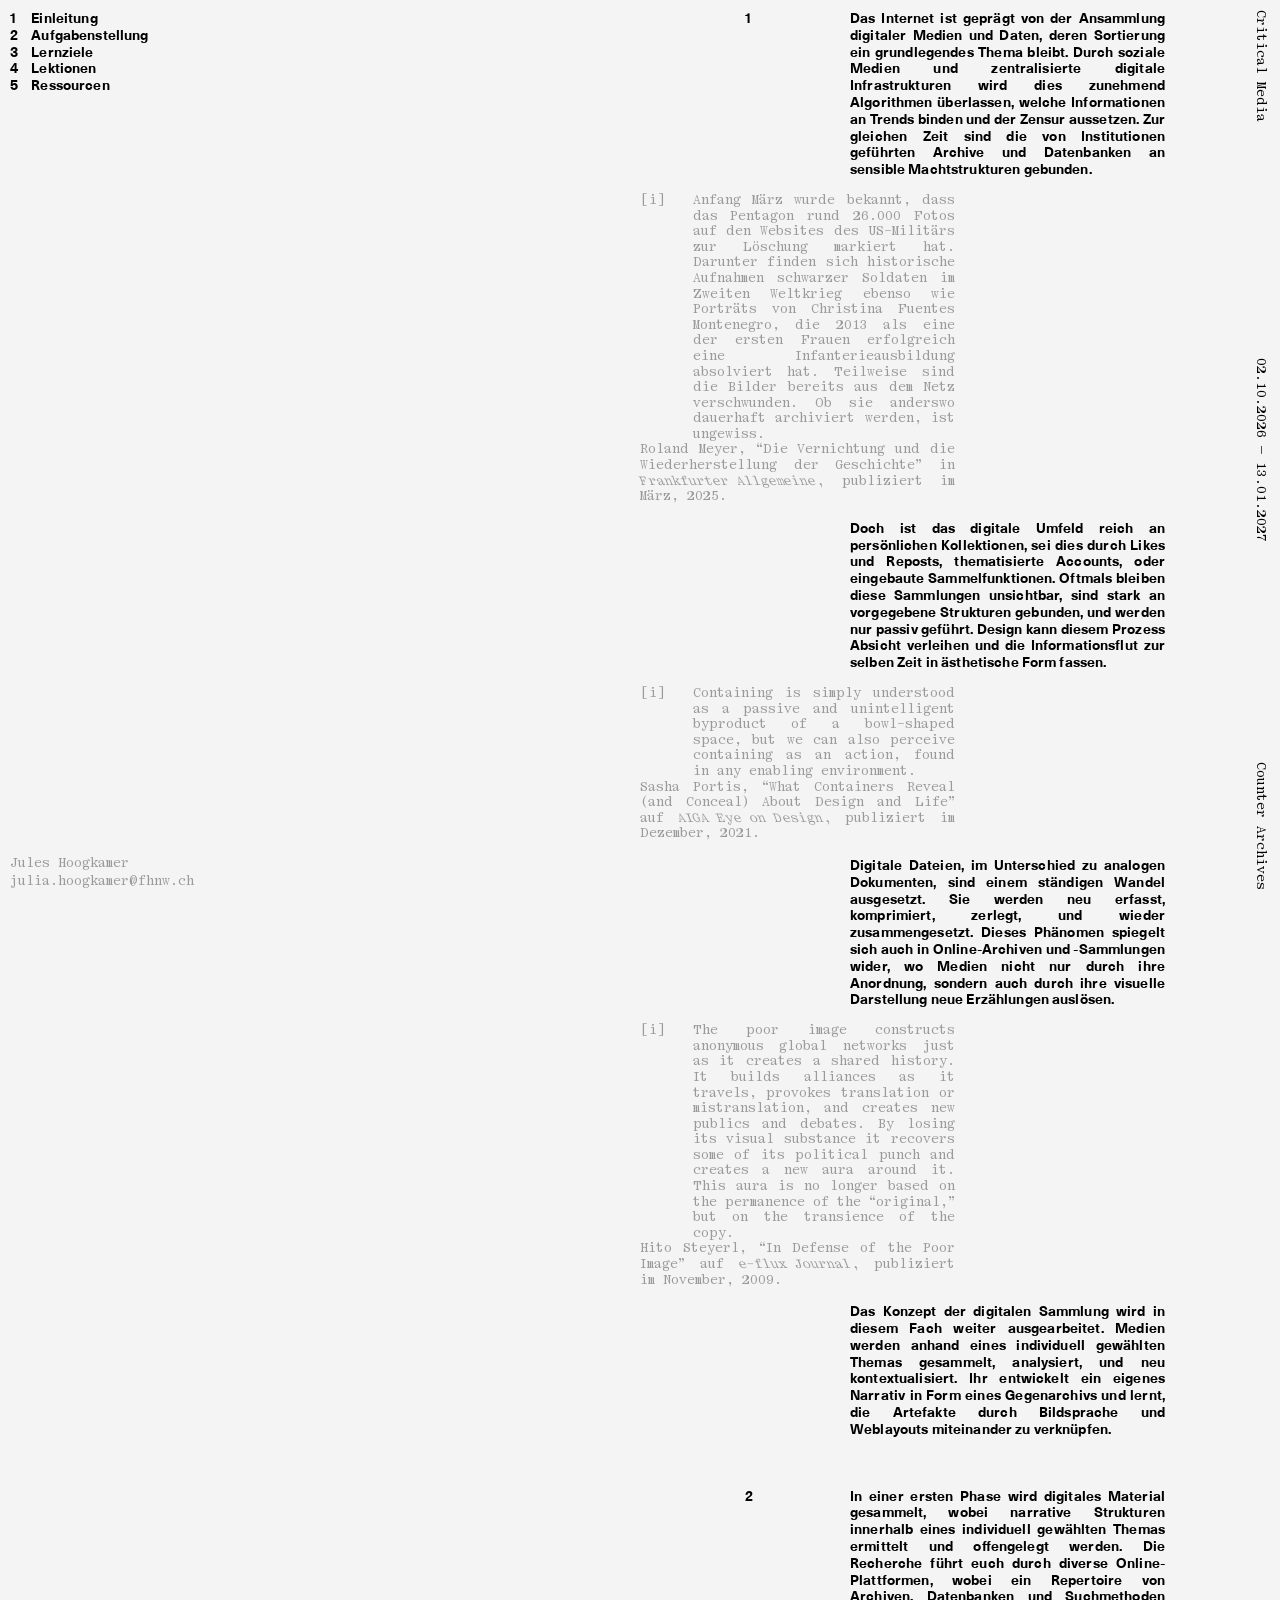
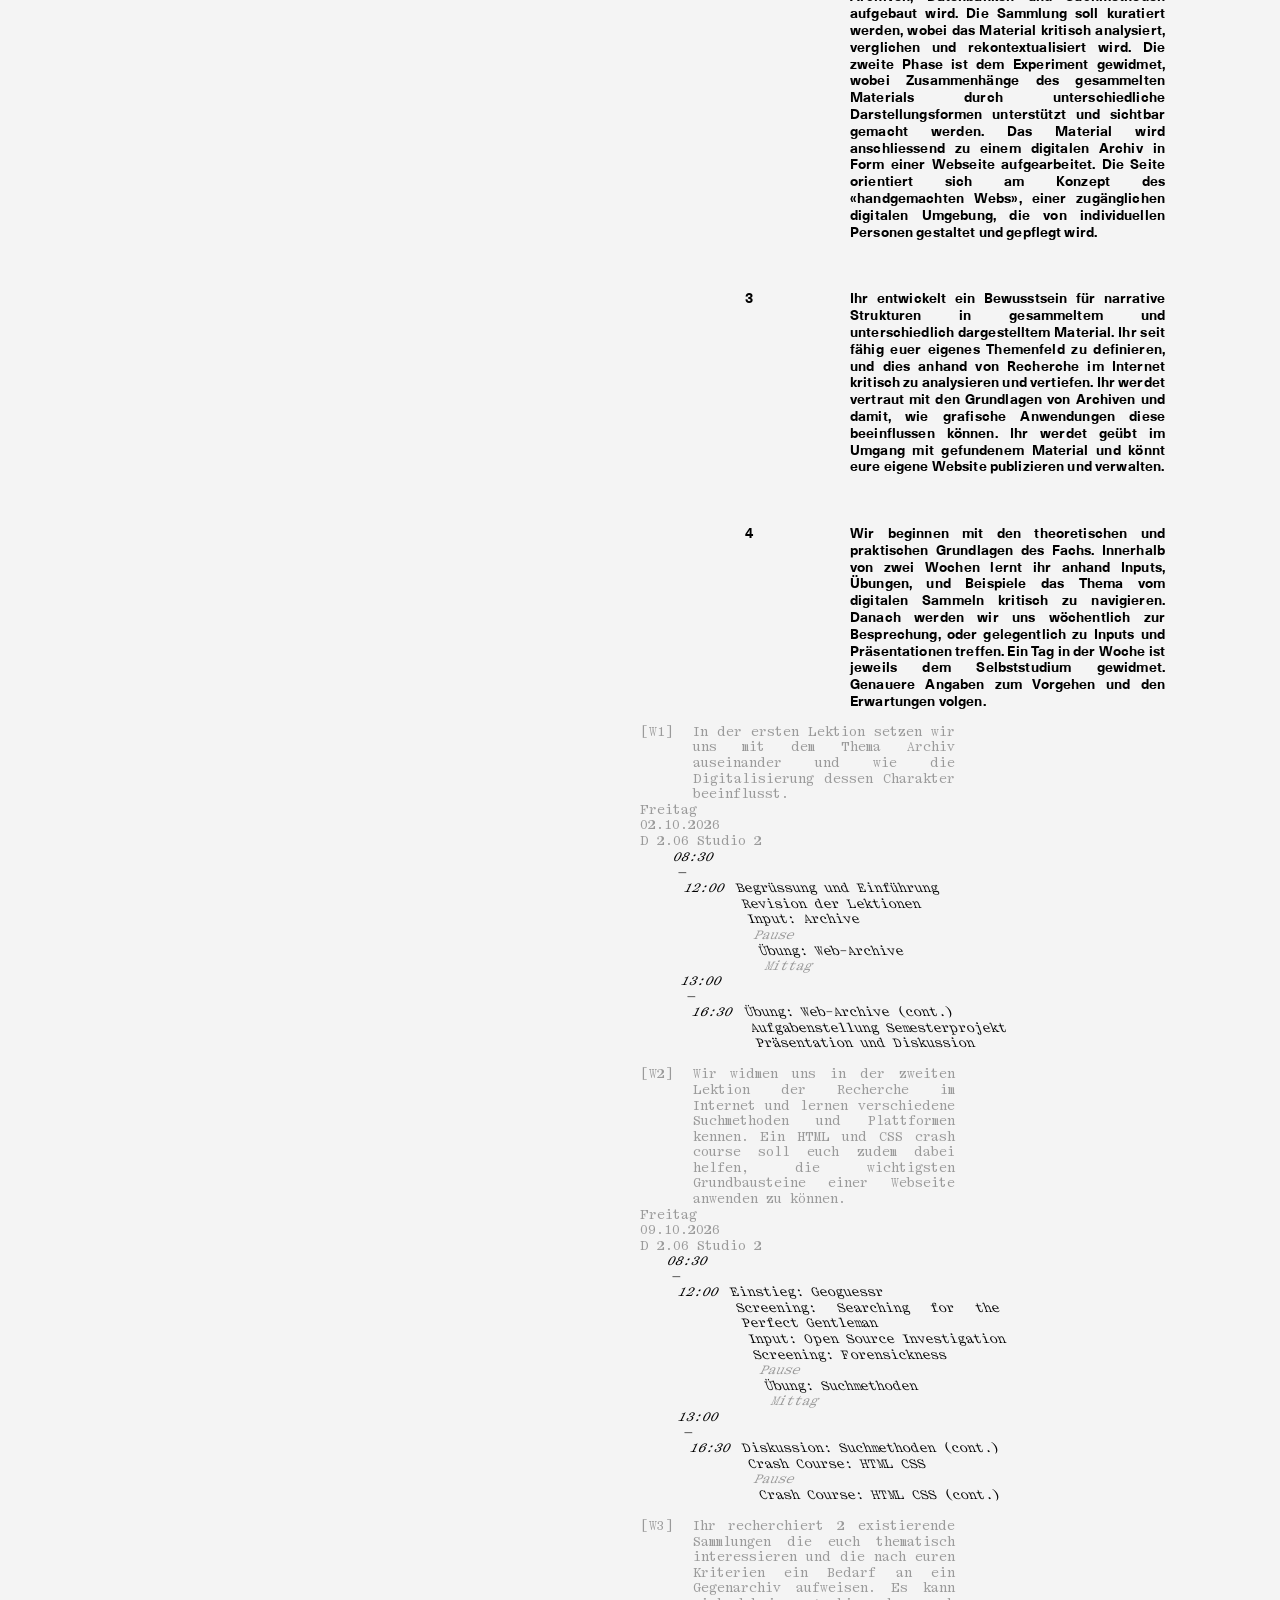
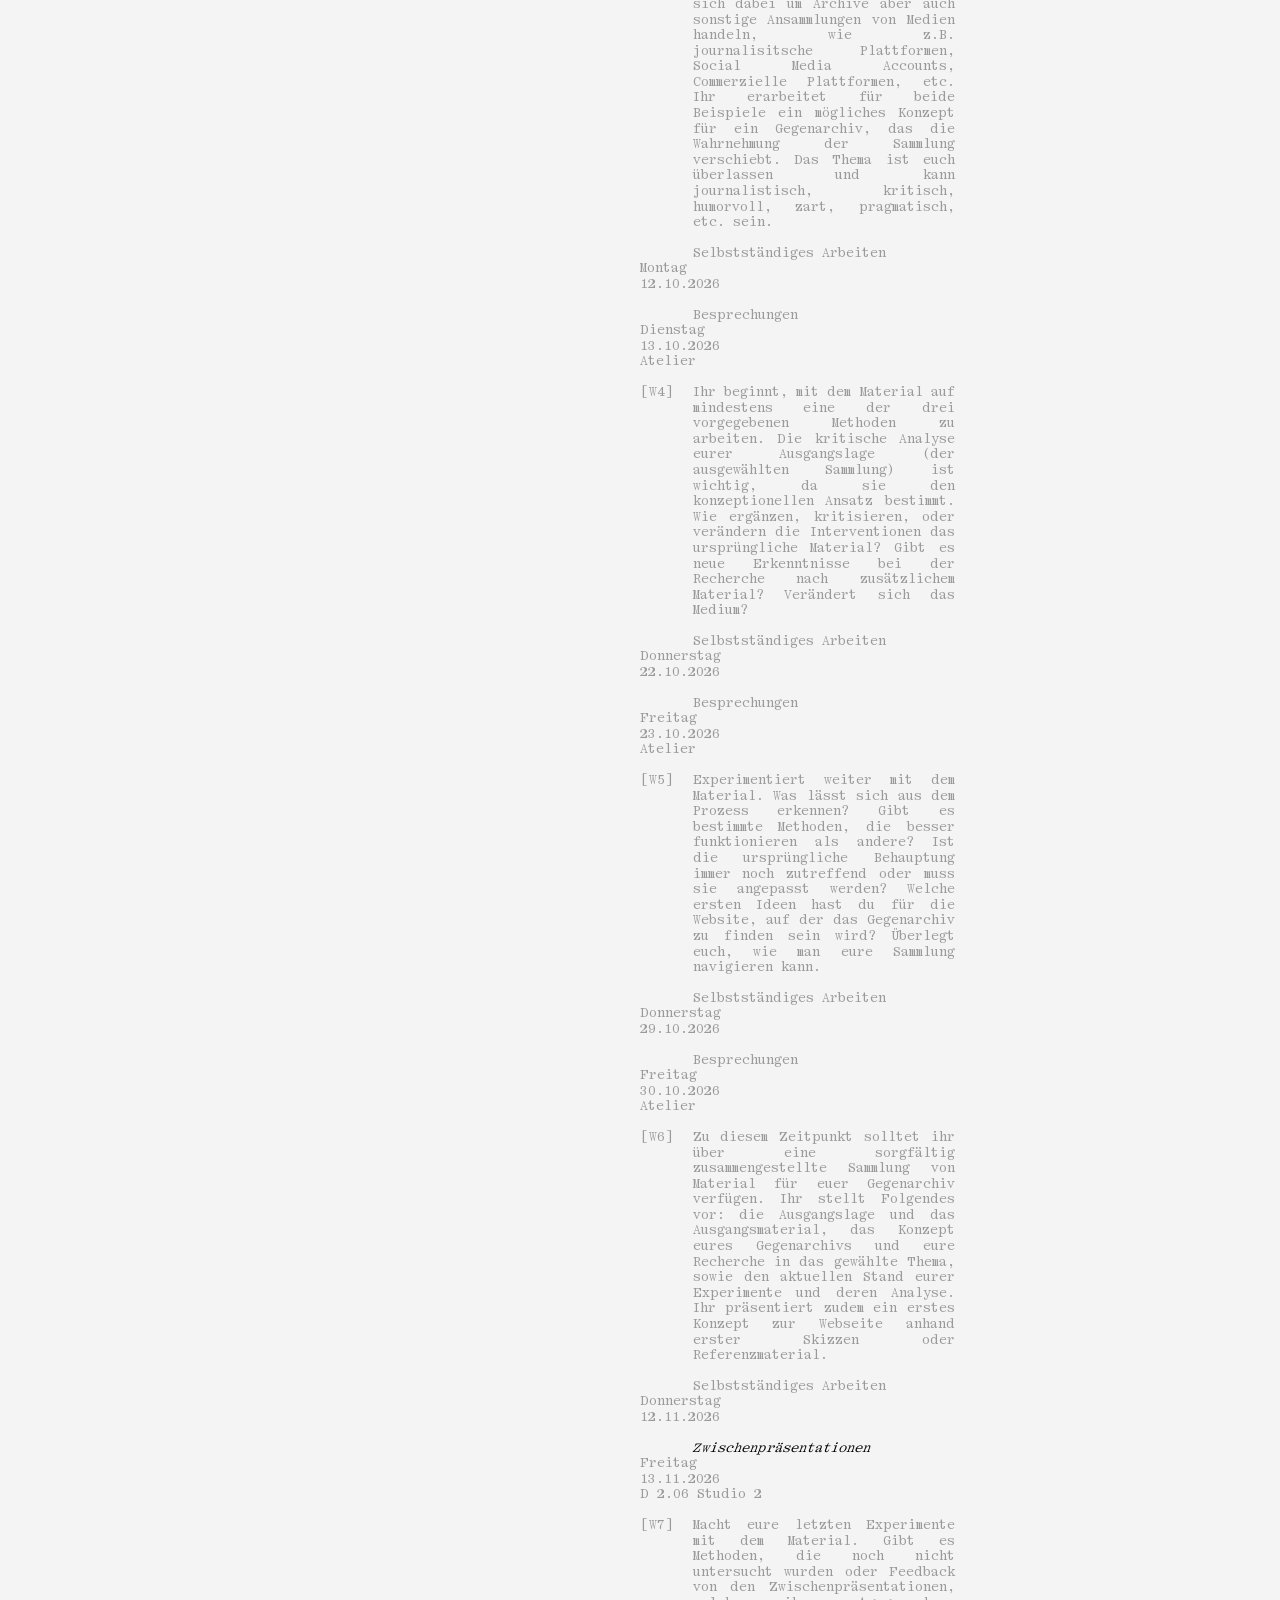
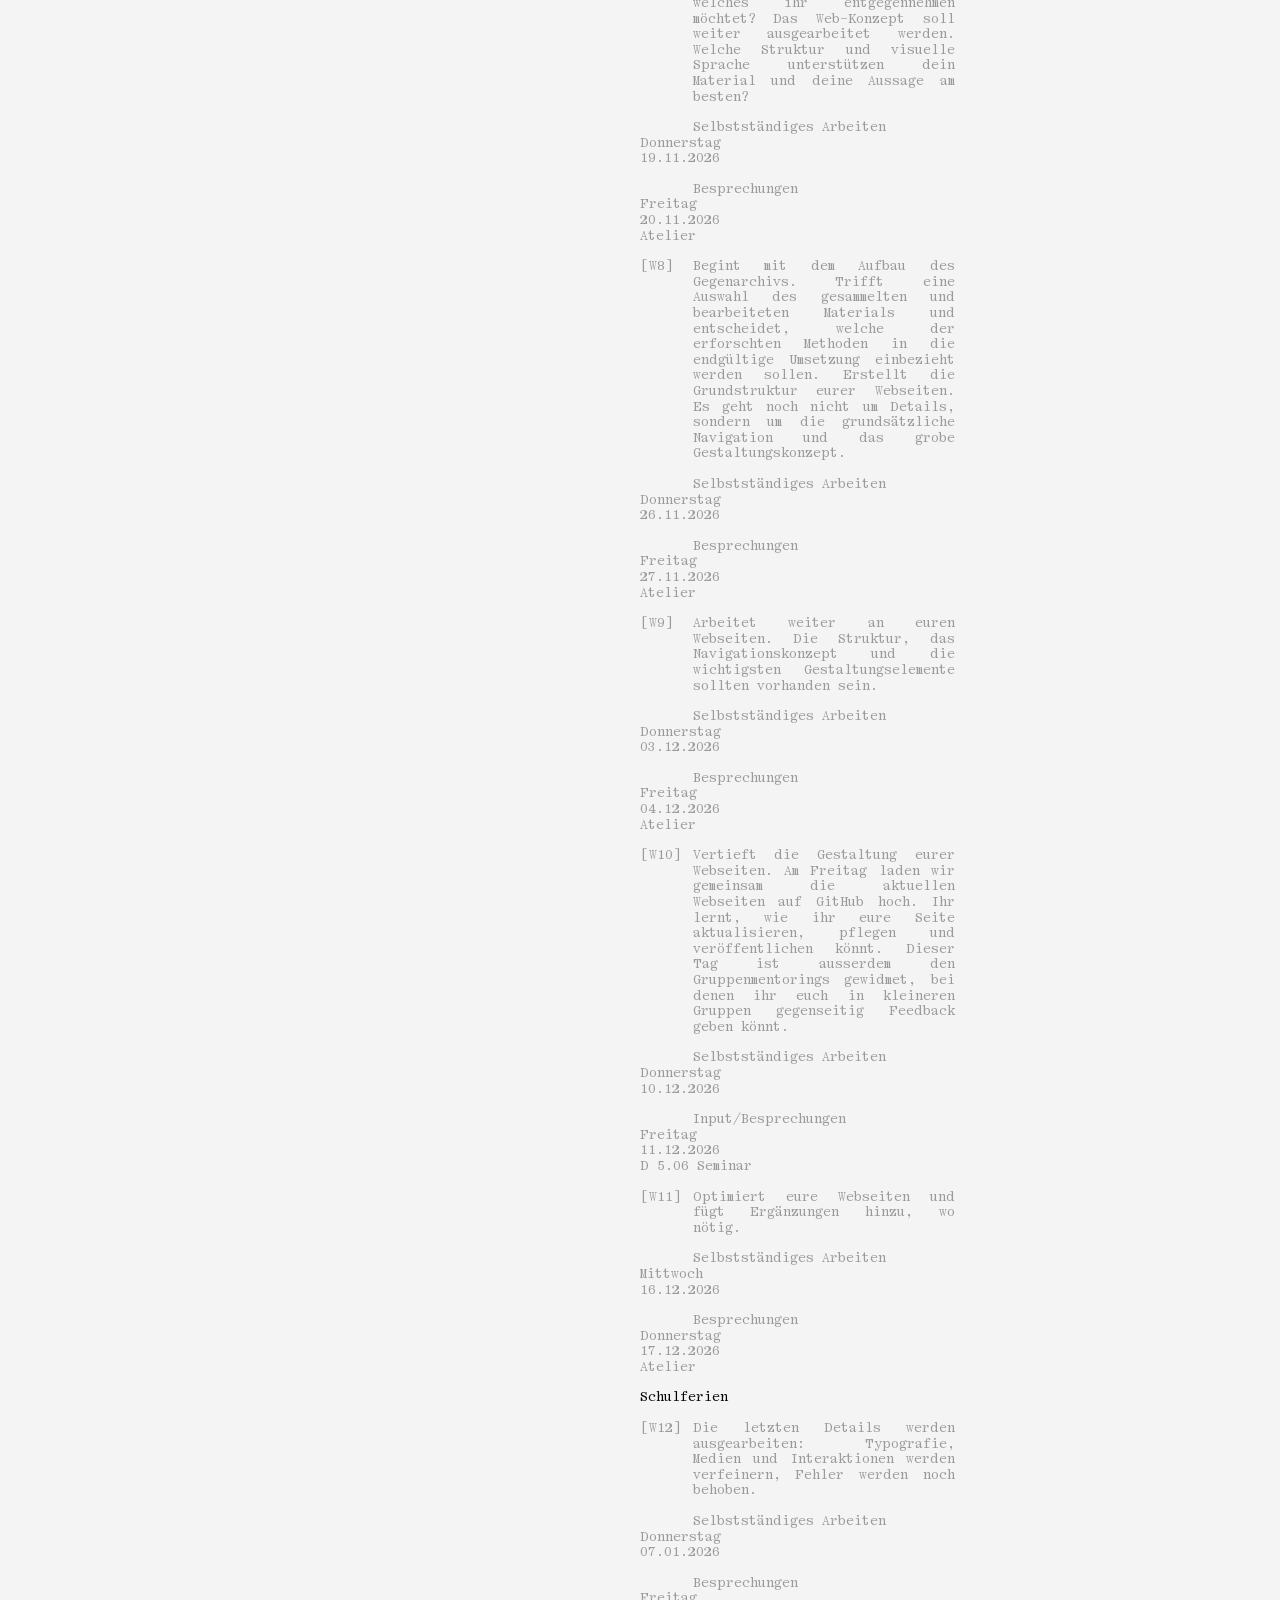
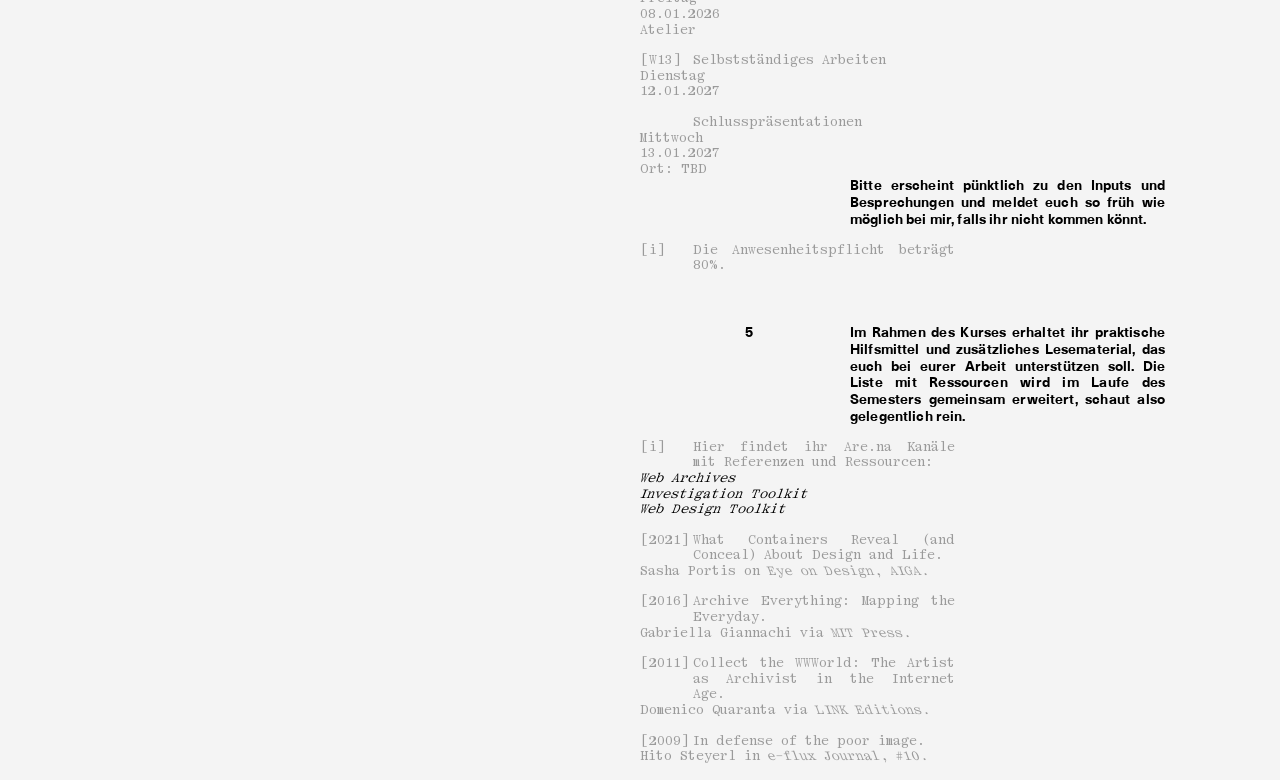
<file: index.html>
<!DOCTYPE html>
<html lang="de-CH">
<head>
    <meta charset="UTF-8">
    <meta name="viewport" content="width=device-width, initial-scale=1.0">
    <title>Critical Media 26/27</title>

    <link rel="stylesheet" href="style.css">
</head>
<body>

    <div class="textPrimary contents">
            <a href="#einleitung"><p>1</p>
            <p>Einleitung</p></a>
            <a href="#aufgabenstellung"><p>2</p>
            <p>Aufgabenstellung</p></a>
            <a href="#lernziele"><p>3</p>
            <p>Lernziele</p></a>
            <a href="#lektionen"><p>4</p>
            <p>Lektionen</p></a>
            <a href="#ressourcen"><p>5</p>
            <p>Ressourcen</p></a>
    </div>

    <div class="mainTitle">
            <p>Critical Media</p>        
            <p>02.10.2026 – 13.01.2027</p>
            <p>Counter Archives</p> 
    </div>

     <div class="contact">
            <p>Jules Hoogkamer</p>
            <p>julia.hoogkamer@fhnw.ch</p>
    </div>

    <main class="grid">

    <div class="alpha one" id="einleitung">
        <div class="textPrimary aa">
            1     
        </div>
        <div class="textPrimary bb">
            Das Internet ist geprägt von der Ansammlung digitaler Medien und Daten, deren Sortierung ein grundlegendes Thema bleibt. Durch soziale Medien und zentralisierte digitale Infrastrukturen wird dies zunehmend Algorithmen überlassen, welche Informationen an Trends binden und der Zensur aussetzen. Zur gleichen Zeit sind die von Institutionen geführten Archive und Datenbanken an sensible Machtstrukturen gebunden.
        </div>

        <div class="textSecondary cc top">
            <p class="link">[i]</p>
            <p class="description">Anfang März wurde bekannt, dass das Pentagon rund 26.000 Fotos auf den Websites des US-Militärs zur Löschung markiert hat. Darunter finden sich historische Aufnahmen schwarzer Soldaten im Zweiten Weltkrieg ebenso wie Porträts von Christina Fuentes Montenegro, die 2013 als eine der ersten Frauen erfolgreich eine Infanterieausbildung absolviert hat. Teilweise sind die Bilder bereits aus dem Netz verschwunden. Ob sie anderswo dauerhaft archiviert werden, ist ungewiss.</p>
        </div>
        <div class="textSecondary dd bottom">
            <p><a href="https://archive.is/20250404135517/https://www.faz.net/aktuell/feuilleton/medien-und-film/wo-us-behoerden-archivbilder-von-minderheiten-loeschen-110354085.html" target="_blank">Roland Meyer, “Die Vernichtung und die Wiederherstellung der Geschichte” in <span>Frankfurter Allgemeine,</span> publiziert im März, 2025.</a></p>
        </div>   
        
        <div class="textPrimary bb">
            Doch ist das digitale Umfeld reich an persönlichen Kollektionen, sei dies durch Likes und Reposts, thematisierte Accounts, oder eingebaute Sammelfunktionen. Oftmals bleiben diese Sammlungen unsichtbar, sind stark an vorgegebene Strukturen gebunden, und werden nur passiv geführt. Design kann diesem Prozess Absicht verleihen und die Informationsflut zur selben Zeit in ästhetische Form fassen.
        </div>
        <div class="textSecondary cc top">
            <p class="link">[i]</p>
            <p class="description">Containing is simply understood as a passive and unintelligent byproduct of a bowl-shaped space, but we can also perceive containing as an action, found in any enabling environment.</p>
        </div>
        <div class="textSecondary dd bottom">
            <p><a href="https://eyeondesign.aiga.org/what-containers-reveal-and-conceal-about-design-and-life/" target="_blank">Sasha Portis, “What Containers Reveal (and Conceal) About Design and Life” auf <span>AIGA Eye on Design,</span> publiziert im Dezember, 2021.</a></p>
        </div>
        <div class="textPrimary bb">
            <p>Digitale Dateien, im Unterschied zu analogen Dokumenten, sind einem ständigen Wandel ausgesetzt. Sie werden neu erfasst, komprimiert, zerlegt, und wieder zusammengesetzt. Dieses Phänomen spiegelt sich auch in Online-Archiven und -Sammlungen wider, wo Medien nicht nur durch ihre Anordnung, sondern auch durch ihre visuelle Darstellung neue Erzählungen auslösen.</p>
        </div>
        <div class="textSecondary cc top">
            <p class="link">[i]</p>
            <p class="description">The poor image constructs anonymous global networks just as it creates a shared history. It builds alliances as it travels, provokes translation or mistranslation, and creates new publics and debates. By losing its visual substance it recovers some of its political punch and creates a new aura around it. This aura is no longer based on the permanence of the “original,” but on the transience of the copy.</p>
        </div>
        <div class="textSecondary dd bottom">
            <p><a href="https://www.e-flux.com/journal/10/61362/in-defense-of-the-poor-image" target="_blank">Hito Steyerl, “In Defense of the Poor Image” auf <span>e-flux Journal,</span> publiziert im November, 2009.</a></p>
        </div>
        <div class="textPrimary bb">
            <p>Das Konzept der digitalen Sammlung wird in diesem Fach weiter ausgearbeitet. Medien werden anhand eines individuell gewählten Themas gesammelt, analysiert, und neu kontextualisiert. Ihr entwickelt ein eigenes Narrativ in Form eines Gegenarchivs und lernt, die Artefakte durch Bildsprache und Weblayouts miteinander zu verknüpfen.</p>
        </div>
    </div>

    <div class="alpha two" id="aufgabenstellung">
        <div class="textPrimary aa">
            2    
        </div>
        <div class="textPrimary bb">
            <p>In einer ersten Phase wird digitales Material gesammelt, wobei narrative Strukturen innerhalb eines individuell gewählten Themas ermittelt und oﬀengelegt werden. Die Recherche führt euch durch diverse Online-Plattformen, wobei ein Repertoire von Archiven, Datenbanken und Suchmethoden aufgebaut wird. Die Sammlung soll kuratiert werden, wobei das Material kritisch analysiert, verglichen und rekontextualisiert wird. Die zweite Phase ist dem Experiment gewidmet, wobei Zusammenhänge des gesammelten Materials durch unterschiedliche Darstellungsformen unterstützt und sichtbar gemacht werden. Das Material wird anschliessend zu einem digitalen Archiv in Form einer Webseite aufgearbeitet. Die Seite orientiert sich am Konzept des «handgemachten Webs», einer zugänglichen digitalen Umgebung, die von individuellen Personen gestaltet und gepflegt wird.</p>
        </div>
    </div>

    <div class="alpha three" id="lernziele">
        <div class="textPrimary aa">
            3   
        </div>
        <div class="textPrimary bb">
            <p>Ihr entwickelt ein Bewusstsein für narrative Strukturen in gesammeltem und unterschiedlich dargestelltem Material. Ihr seit fähig euer eigenes Themenfeld zu definieren, und dies anhand von Recherche im Internet kritisch zu analysieren und vertiefen. Ihr werdet vertraut mit den Grundlagen von Archiven und damit, wie grafische Anwendungen diese beeinflussen können. Ihr werdet geübt im Umgang mit gefundenem Material und könnt eure eigene Website publizieren und verwalten.</p>
        </div>
    </div>

    <div class="alpha four" id="lektionen">
        <div class="textPrimary aa">
            4
        </div>
        <div class="textPrimary bb">
            <p>Wir beginnen mit den theoretischen und praktischen Grundlagen des Fachs. Innerhalb von zwei Wochen lernt ihr anhand Inputs, Übungen, und Beispiele das Thema vom digitalen Sammeln kritisch zu navigieren. Danach werden wir uns wöchentlich zur Besprechung, oder gelegentlich zu Inputs und Präsentationen treffen. Ein Tag in der Woche ist jeweils dem Selbststudium gewidmet. Genauere Angaben zum Vorgehen und den Erwartungen volgen.</p>
        </div>
        

        <!-- Schedule -->

        <div class="textSecondary cc top">
            <p class="link">[W1]</p>
            <p class="description">In der ersten Lektion setzen wir uns mit dem Thema Archiv auseinander und wie die Digitalisierung dessen Charakter beeinflusst.</p>
        </div>
        <div class="textSecondary dd">
            <p>Freitag</p>
            <p>02.10.2026</p>
            <p>D 2.06 Studio 2</p>
        </div>

        <div class="textSecondary ee">
            <p class="time"><span>08:30</span> –</p>
            <p class="time"><span>12:00</span></p>
            <p class="description">Begrüssung und Einführung</p>
            <p class="description">Revision der Lektionen</p>
            <p class="description"><a href="Inputs/Archives/index.html" target="_blank">Input: Archive</a></p>
            <p class="break">Pause</p>
            <p class="description"><a href="Exercises/WebArchives/index.html" target="_blank">Übung: Web-Archive</a></p>
            <p class="break">Mittag</p>
        </div>
        <div class="textSecondary ee bottom">
            <p class="time"><span>13:00</span> –</p>
            <p class="time"><span>16:30</span></p>
            <p class="description">Übung: Web-Archive (cont.)</p>
            <p class="description"><a href="Inputs/Aufgabenstellung/index.html" target="_blank">Aufgabenstellung Semesterprojekt</a></p>
            <p class="description">Präsentation und Diskussion</p>
        </div>


        <div class="textSecondary cc">
            <p class="link">[W2]</p>
            <p class="description">Wir widmen uns in der zweiten Lektion der Recherche im Internet und lernen verschiedene Suchmethoden und Plattformen kennen. Ein HTML und CSS crash course soll euch zudem dabei helfen, die wichtigsten Grundbausteine einer Webseite anwenden zu können.</p>
        </div>
        <div class="textSecondary dd">
            <p>Freitag</p>
            <p>09.10.2026</p>
            <p>D 2.06 Studio 2</p>
        </div>

        <div class="textSecondary ee">
            <p class="time"><span>08:30</span> –</p>
            <p class="time"><span>12:00</span></p>
            <p class="description"><a href="https://openguessr.com/" target="_blank">Einstieg: Geoguessr</a></p>
            <p class="description"><a href="https://vimeo.com/345729820" target="_blank">Screening: Searching for the Perfect Gentleman</a></p>
            <p class="description"><a href="Inputs/OSINT/index.html" target="_blank">Input: Open Source Investigation</a></p>
            <p class="description"><a href="https://lehogalibertlaine.com/forensickness" target="_blank">Screening: Forensickness</a></p>
            <p class="break">Pause</p>
            <p class="description"><a href="Exercises/Investigation/index.html" target="_blank">Übung: Suchmethoden</a></p>
            <p class="break">Mittag</p>
        </div>
        <div class="textSecondary ee">
            <p class="time"><span>13:00</span> –</p>
            <p class="time"><span>16:30</span></p>
            <p class="description">Diskussion: Suchmethoden (cont.)</p>
            <p class="description">Crash Course: HTML CSS</p>
            <p class="break">Pause</p>
            <p class="description">Crash Course: HTML CSS (cont.)</p>
            <p class="description"></p>
            
        </div>

        <div class="textSecondary cc top">
            <p class="link">[W3]</p>
            <p class="description">Ihr recherchiert 2 existierende Sammlungen die euch thematisch interessieren und die nach euren Kriterien ein Bedarf an ein Gegenarchiv aufweisen. Es kann sich dabei um Archive aber auch sonstige Ansammlungen von Medien handeln, wie z.B. journalisitsche Plattformen, Social Media Accounts, Commerzielle Plattformen, etc. Ihr erarbeitet für beide Beispiele ein mögliches Konzept für ein Gegenarchiv, das die Wahrnehmung der Sammlung verschiebt. Das Thema ist euch überlassen und kann journalistisch, kritisch, humorvoll, zart, pragmatisch, etc. sein.</p>
            <p class="description top">Selbstständiges Arbeiten</p>
        </div>
        <div class="textSecondary dd">
            <p>Montag</p>
            <p>12.10.2026</p>
        </div>
        
        <div class="textSecondary cc top">
            <p class="description"><a href="https://annuel.framapad.org/p/vnjj3v1aje-anz4?lang=en" target="_blank">Besprechungen</a></p>
        </div>
        <div class="textSecondary dd">
            <p>Dienstag</p>
            <p>13.10.2026</p>
            <p>Atelier</p>
        </div>


        <div class="textSecondary cc top">
            <p class="link">[W4]</p>
            <p class="description"> Ihr beginnt, mit dem Material auf mindestens eine der drei vorgegebenen Methoden zu arbeiten. Die kritische Analyse eurer Ausgangslage (der ausgewählten Sammlung) ist wichtig, da sie den konzeptionellen Ansatz bestimmt. Wie ergänzen, kritisieren, oder verändern die Interventionen das ursprüngliche Material? Gibt es neue Erkenntnisse bei der Recherche nach zusätzlichem Material? Verändert sich das Medium?</p>
            <p class="description top">Selbstständiges Arbeiten</p>
        </div>
        <div class="textSecondary dd">
            <p>Donnerstag</p>
            <p>22.10.2026</p>
        </div>
    
        <div class="textSecondary cc top">
            <p class="description"><a href="https://annuel.framapad.org/p/h4o5x0efvh-ao2e?lang=en" target="_blank">Besprechungen</a></p>
        </div>
        <div class="textSecondary dd">
            <p>Freitag</p>
            <p>23.10.2026</p>
            <p>Atelier</p>
        </div>


        <div class="textSecondary cc top">
            <p class="link">[W5]</p>
            <p class="description">Experimentiert weiter mit dem Material. Was lässt sich aus dem Prozess erkennen? Gibt es bestimmte Methoden, die besser funktionieren als andere? Ist die ursprüngliche Behauptung immer noch zutreffend oder muss sie angepasst werden? Welche ersten Ideen hast du für die Website, auf der das Gegenarchiv zu finden sein wird? Überlegt euch, wie man eure Sammlung navigieren kann.</p>
            <p class="description top">Selbstständiges Arbeiten</p>
        </div>
        <div class="textSecondary dd">
            <p>Donnerstag</p>
            <p>29.10.2026</p>
        </div>
        <div class="textSecondary cc top">
            <p class="description"><a href="https://annuel.framapad.org/p/8ez9er1ifi-aob0?lang=en" target="_blank">Besprechungen</a></p>
        </div>
        <div class="textSecondary dd">
            <p>Freitag</p>
            <p>30.10.2026</p>
            <p>Atelier</p>
        </div>


        <div class="textSecondary cc top">
            <p class="link">[W6]</p>
            <p class="description">Zu diesem Zeitpunkt solltet ihr über eine sorgfältig zusammengestellte Sammlung von Material für euer Gegenarchiv verfügen. Ihr stellt Folgendes vor: die Ausgangslage und das Ausgangsmaterial, das Konzept eures Gegenarchivs und eure Recherche in das gewählte Thema, sowie den aktuellen Stand eurer Experimente und deren Analyse. Ihr präsentiert zudem ein erstes Konzept zur Webseite anhand erster Skizzen oder Referenzmaterial.</p>
            <p class="description top">Selbstständiges Arbeiten</p>
        </div>
        <div class="textSecondary dd">
            <p>Donnerstag</p>
            <p>12.11.2026</p>
        </div>
        <div class="textSecondary cc top">
            <p class="description active"><a href="https://annuel.framapad.org/p/r91rxpi432-aogy?lang=en" target="_blank">Zwischenpräsentationen</a></p>
        </div>
        <div class="textSecondary dd">
            <p>Freitag</p>
            <p>13.11.2026</p>
            <p>D 2.06 Studio 2</p>
        </div>


        <div class="textSecondary cc top">
            <p class="link">[W7]</p>
            <p class="description">            
            Macht eure letzten Experimente mit dem Material. Gibt es Methoden, die noch nicht untersucht wurden oder Feedback von den Zwischenpräsentationen, welches ihr entgegennehmen möchtet? Das Web-Konzept soll weiter ausgearbeitet werden. Welche Struktur und visuelle Sprache unterstützen dein Material und deine Aussage am besten?
            </p>
            <p class="description top">Selbstständiges Arbeiten</p>
        </div>
        <div class="textSecondary dd">
            <p>Donnerstag</p>
            <p>19.11.2026</p>
        </div>
        <div class="textSecondary cc top">
            <p class="description"><a href="" target="_blank">Besprechungen</a></p>
        </div>
        <div class="textSecondary dd">
            <p>Freitag</p>
            <p>20.11.2026</p>
            <p>Atelier</p>
        </div>


        <div class="textSecondary cc top">
            <p class="link">[W8]</p>
            <p class="description">Begint mit dem Aufbau des Gegenarchivs. Trifft eine Auswahl des gesammelten und bearbeiteten Materials und entscheidet, welche der erforschten Methoden in die endgültige Umsetzung einbezieht werden sollen. Erstellt die Grundstruktur eurer Webseiten. Es geht noch nicht um Details, sondern um die grundsätzliche Navigation und das grobe Gestaltungskonzept.
            </p>
            <p class="description top">Selbstständiges Arbeiten</p>
        </div>
        <div class="textSecondary dd">
            <p>Donnerstag</p>
            <p>26.11.2026</p>
        </div>
        <div class="textSecondary cc top">
            <p class="description"><a href="" target="_blank">Besprechungen</a></p>
        </div>
        <div class="textSecondary dd">
            <p>Freitag</p>
            <p>27.11.2026</p>
            <p>Atelier</p>
        </div>


        <div class="textSecondary cc top">
            <p class="link">[W9]</p>
            <p class="description">Arbeitet weiter an euren Webseiten. Die Struktur, das Navigationskonzept und die wichtigsten Gestaltungselemente sollten vorhanden sein.</p>
            <p class="description top">Selbstständiges Arbeiten</p>
        </div>
        <div class="textSecondary dd">
            <p>Donnerstag</p>
            <p>03.12.2026</p>
        </div>
        <div class="textSecondary cc top">
            <p class="description"><a href="" target="_blank">Besprechungen</a></p>
        </div>
        <div class="textSecondary dd">
            <p>Freitag</p>
            <p>04.12.2026</p>
            <p>Atelier</p>
        </div>


        <div class="textSecondary cc top">
            <p class="link">[W10]</p>
            <p class="description"> Vertieft die Gestaltung eurer Webseiten. Am Freitag laden wir gemeinsam die aktuellen Webseiten auf GitHub hoch. Ihr lernt, wie ihr eure Seite aktualisieren, pflegen und veröffentlichen könnt. Dieser Tag ist ausserdem den Gruppenmentorings gewidmet, bei denen ihr euch in kleineren Gruppen gegenseitig Feedback geben könnt.</p>
            <p class="description top">Selbstständiges Arbeiten</p>
        </div>
        <div class="textSecondary dd">
            <p>Donnerstag</p>
            <p>10.12.2026</p>
        </div>
     
        <div class="textSecondary cc top">
            <p class="description">Input/<a href="" target="_blank">Besprechungen</a></p>
        </div>
        <div class="textSecondary dd">
            <p>Freitag</p>
            <p>11.12.2026</p>
            <p>D 5.06 Seminar</p>
        </div>


        <div class="textSecondary cc top">
            <p class="link">[W11]</p>
            <p class="description">Optimiert eure Webseiten und fügt Ergänzungen hinzu, wo nötig.</p>
            <p class="description top">Selbstständiges Arbeiten</p>
        </div>
        <div class="textSecondary dd">
            <p>Mittwoch</p>
            <p>16.12.2026</p>
        </div>
 
        <div class="textSecondary cc top">
            <p class="description"><a href="" target="_blank">Besprechungen</a></p>
        </div>
        <div class="textSecondary dd">
            <p>Donnerstag</p>
            <p>17.12.2026</p>
            <p>Atelier</p>
        </div>

        <div class="textSecondary dd top">
            <p style="color: #000;">Schulferien</p>
        </div>


        <div class="textSecondary cc top">
            <p class="link">[W12]</p>
            <p class="description">Die letzten Details werden ausgearbeiten: Typografie, Medien und Interaktionen werden verfeinern, Fehler werden noch behoben.</p>
            <p class="description top">Selbstständiges Arbeiten</p>
        </div>
        <div class="textSecondary dd">
            <p>Donnerstag</p>
            <p>07.01.2026</p>
        </div>
        <div class="textSecondary cc top">
            <p class="description"><a href="" target="_blank">Besprechungen</a></p>
        </div>
        <div class="textSecondary dd">
            <p>Freitag</p>
            <p>08.01.2026</p>
            <p>Atelier</p>
        </div>


        <div class="textSecondary cc top">
            <p class="link">[W13]</p>
            <p class="description">Selbstständiges Arbeiten</p>
        </div>
        <div class="textSecondary dd">
            <p>Dienstag</p>
            <p>12.01.2027</p>
        </div>
        <div class="textSecondary cc top">
            <p class="description"><a href="" target="_blank">Schlusspräsentationen</a></p>
        </div>
        <div class="textSecondary dd">
            <p>Mittwoch</p>
            <p>13.01.2027</p>
            <p>Ort: TBD</p>
        </div>



        <div class="textPrimary bb">    
             <p>Bitte erscheint pünktlich zu den Inputs und Besprechungen und meldet euch so früh wie möglich bei mir, falls ihr nicht kommen könnt.</p>
        </div>
        <div class="textSecondary cc top">
            <p class="link">[i]</p>
            <p class="description">Die Anwesenheitspflicht beträgt 80%.</p>
        </div>
    </div>

    <div class="alpha five" id="ressourcen">
        <div class="textPrimary aa">
            5   
        </div>
        <div class="textPrimary bb">
            <p>Im Rahmen des Kurses erhaltet ihr praktische Hilfsmittel und zusätzliches Lesematerial, das euch bei eurer Arbeit unterstützen soll. Die Liste mit Ressourcen wird im Laufe des Semesters gemeinsam erweitert, schaut also gelegentlich rein.</p>
        </div>
        <div class="textSecondary cc top">
            <p class="link">[i]</p>
            <p class="description">Hier findet ihr Are.na Kanäle mit Referenzen und Ressourcen:</p>
        </div>
        <div class="textSecondary dd">
            <p class="active"><a href="https://www.are.na/counter-archives-qr1cbatv1m4/web-archives-w9o6hhorgpm" target="_blank">Web Archives</a></p>
        </div>
        <div class="textSecondary dd">
            <p class="active"><a href="https://www.are.na/counter-archives-qr1cbatv1m4/investigation-toolkit" target="_blank">Investigation Toolkit</a></p>
        </div>
        <div class="textSecondary dd">
            <p class="active"><a href="https://www.are.na/counter-archives-qr1cbatv1m4/web-design-toolkit" target="_blank">Web Design Toolkit</a></p>
        </div>

        <div class="textSecondary cc top">
            <p class="link">[2021]</p>
            <p class="description">What Containers Reveal (and Conceal) About Design and Life.</p>
        </div>
        <div class="textSecondary dd">
            <p><a href="https://eyeondesign.aiga.org/what-containers-reveal-and-conceal-about-design-and-life/" target="_blank">Sasha Portis on <span>Eye on Design, AIGA.</span></a></p>
        </div>
        <div class="textSecondary cc top">
            <p class="link">[2016]</p>
            <p class="description">Archive Everything: Mapping the Everyday.</p>
        </div>
        <div class="textSecondary dd">
            <p><a href="https://attachments.are.na/24972521/eb70738d91ec94fba4ff702f4a1be89a.pdf?1701272315" target="_blank">Gabriella Giannachi via <span>MIT Press.</span></a></p>
        </div>
        <div class="textSecondary cc top">
            <p class="link">[2011]</p>
            <p class="description">Collect the WWWorld: The Artist as Archivist in the Internet Age.</p>
        </div>
        <div class="textSecondary dd">
            <p><a href="https://monoskop.org/images/6/6b/Quaranta_Domenico_ed_Collect_the_WWWorld_The_Artist_as_Archivist_in_the_Internet_Age.pdf" target="_blank">Domenico Quaranta via <span>LINK Editions.</span></a></p>
        </div>
        <div class="textSecondary cc top">
            <p class="link">[2009]</p>
            <p class="description">In defense of the poor image.</p>
        </div>
        <div class="textSecondary dd bottom">
            <p><a href="https://www.e-flux.com/journal/10/61362/in-defense-of-the-poor-image" target="_blank">Hito Steyerl in <span>e-flux Journal, #10.</span></a></p>
        </div>
    </div>

    </main>


        

    
</body>
</html>
</file>
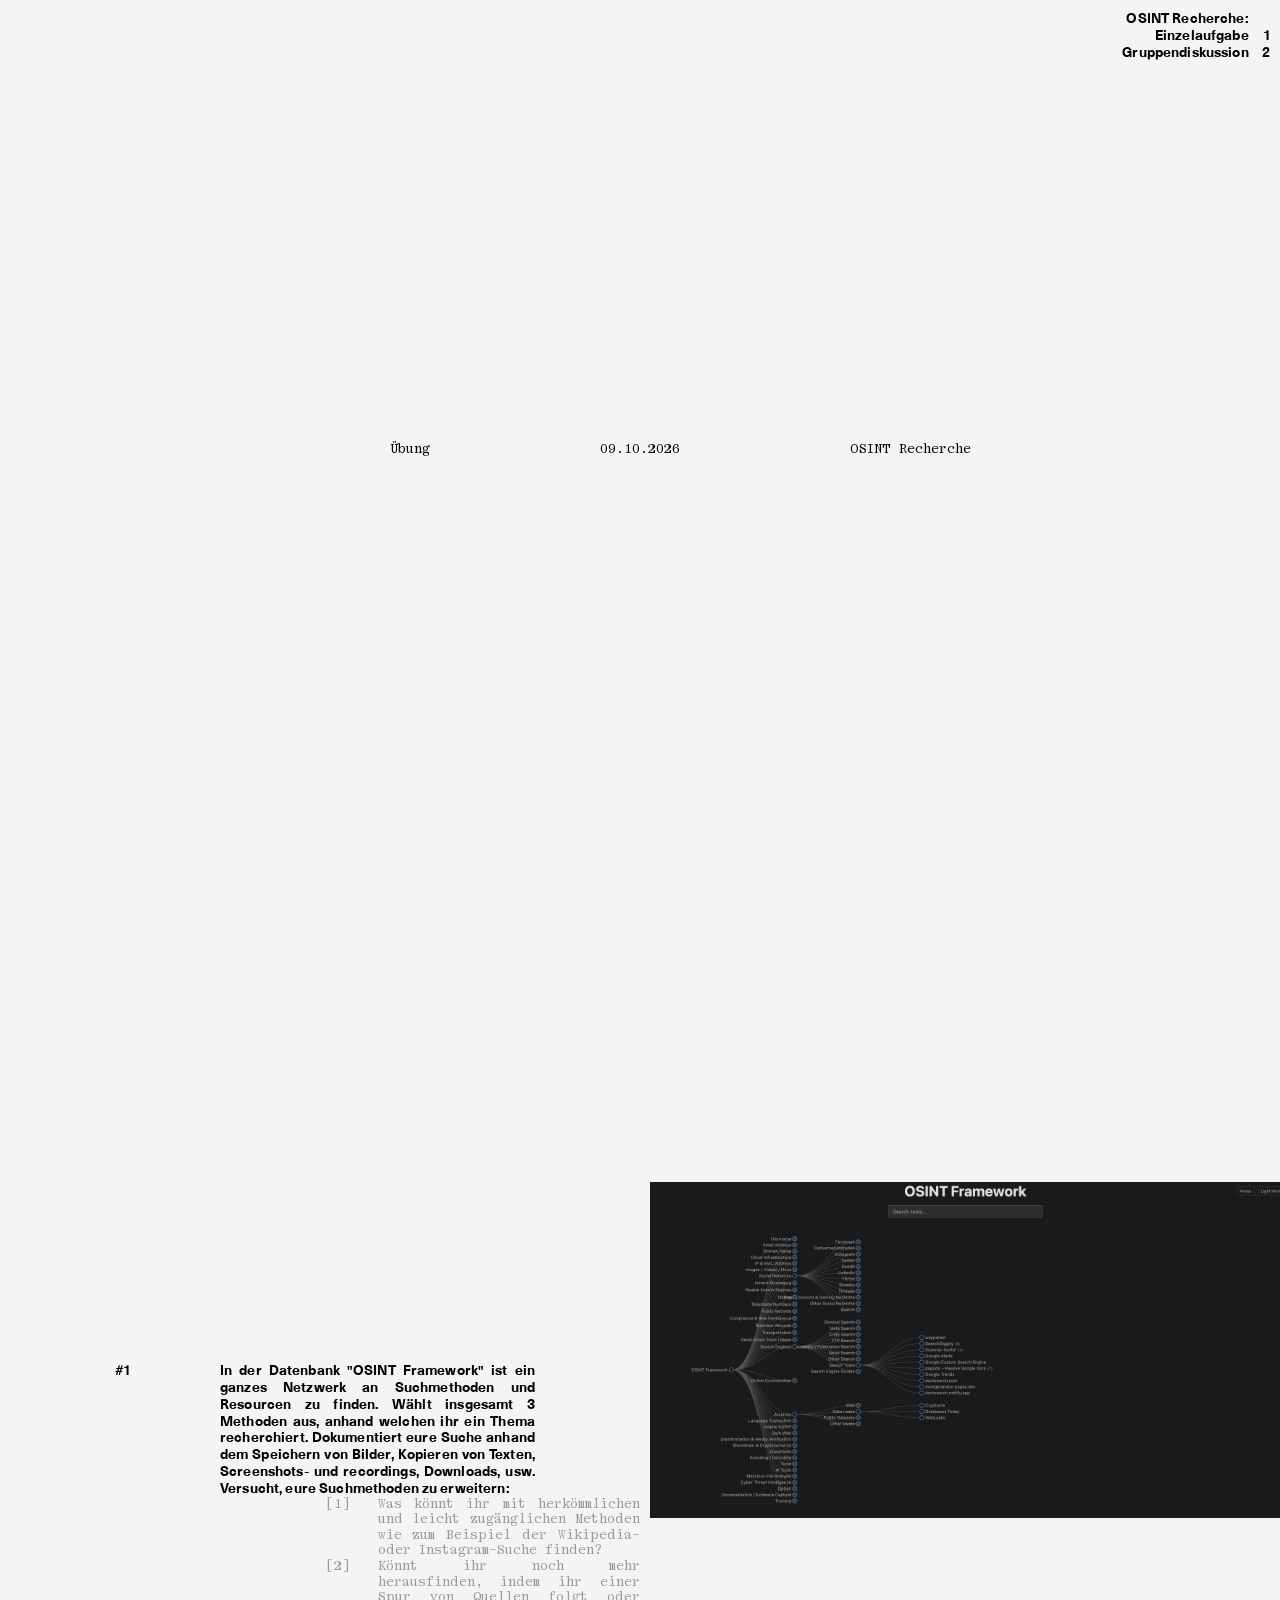
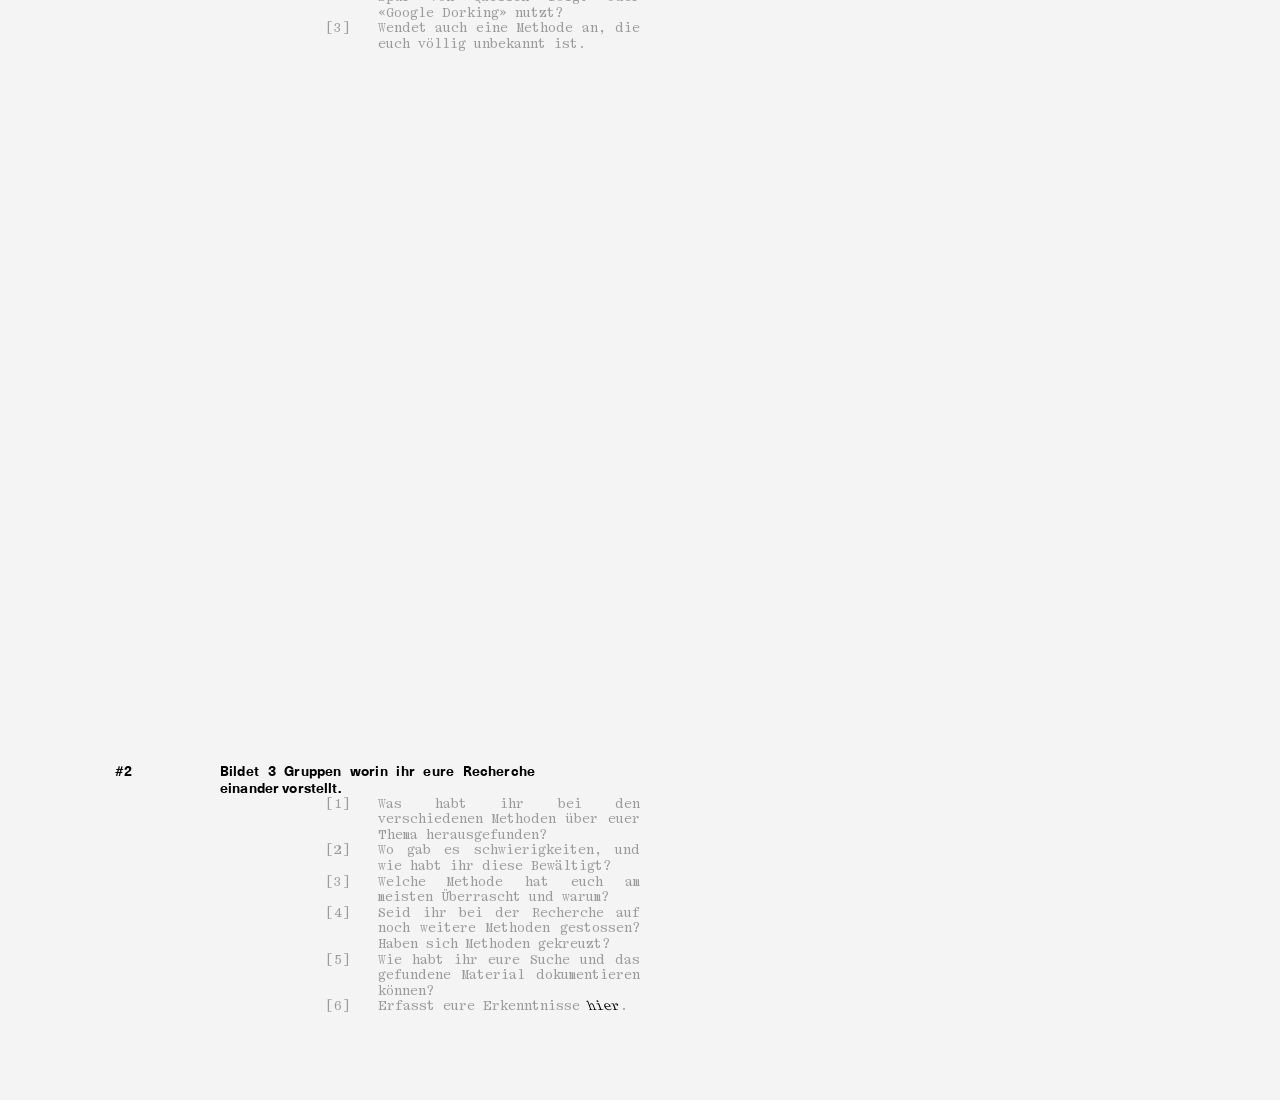
<file: Exercises/Investigation/index.html>
<!DOCTYPE html>
<html lang="de-CH">
<head>
    <meta charset="UTF-8">
    <meta name="viewport" content="width=device-width, initial-scale=1.0">
    <title>Übung: Recherche nach OSINT Methoden</title>

    <link rel="stylesheet" href="style.css">
</head>
<body>

    <div class="textPrimary contents">   
            <a href="#0"><p>OSINT Recherche:</p><p></p></a>       

            <a href="#1"><p>Einzelaufgabe</p>
            <p>1</p></a>            
            <a href="#2"><p>Gruppendiskussion</p>
            <p>2</p></a>           
    </div>

    <div class="mainTitle">
            <p>Übung</p>        
            <p>09.10.2026</p>
            <p>OSINT Recherche</p> 
    </div>

    <main class="grid">
        <div class="slide firstSlide" id="0">
            <div class="title textSecondary">                
                <p>Übung</p>        
                <p>09.10.2026</p>
                <p>OSINT Recherche</p> 
            </div>
        </div>

        <div class="slide" id="1">
            <div class="content">
                <div class="mainText">
                    <div class="id textPrimary">
                        <p>
                            #1
                        </p>
                    </div>
                    <div class="text textPrimary">
                        <p>
                           In der Datenbank <a href="https://osintframework.com/">"OSINT Framework"</a>  ist ein ganzes Netzwerk an Suchmethoden und Resourcen zu finden. Wählt insgesamt 3 Methoden aus, anhand welchen ihr ein Thema recherchiert. Dokumentiert eure Suche anhand dem Speichern von Bilder, Kopieren von Texten, Screenshots- und recordings, Downloads, usw. Versucht, eure Suchmethoden zu erweitern:
                        </p>
                    </div>
                </div>
                <div class="textSecondary source">
                    <p class="link">[1]</p>
                    <p class="description">Was könnt ihr mit herkömmlichen und leicht zugänglichen Methoden wie zum Beispiel der Wikipedia- oder Instagram-Suche finden?</p>
                    <p class="link">[2]</p>
                    <p class="description">Könnt ihr noch mehr herausfinden, indem ihr einer Spur von Quellen folgt oder «Google Dorking» nutzt?</p>
                    <p class="link">[3]</p>
                    <p class="description">Wendet auch eine Methode an, die euch völlig unbekannt ist.</p>
                </div>
            </div>
            <div class="image">
                <img src="media/11.png" alt=""> 
            </div>
        </div>



        <div class="slide" id="2">
            <div class="content">
                <div class="mainText">
                    <div class="id textPrimary">
                        <p>
                            #2
                        </p>
                    </div>
                    <div class="text textPrimary">
                        <p>
                            Bildet 3 Gruppen worin ihr eure Recherche einander vorstellt.
                        </p>
                    </div>
                </div>
                <div class="textSecondary source">
                    <p class="link">[1]</p>
                    <p class="description">Was habt ihr bei den verschiedenen Methoden über euer Thema herausgefunden?</p>
                    <p class="link">[2]</p>
                    <p class="description">Wo gab es schwierigkeiten, und wie habt ihr diese Bewältigt?</p>
                    <p class="link">[3]</p>
                    <p class="description">Welche Methode hat euch am meisten Überrascht und warum?</p>
                    <p class="link">[4]</p>
                    <p class="description">Seid ihr bei der Recherche auf noch weitere Methoden gestossen? Haben sich Methoden gekreuzt?</p>
                    <p class="link">[5]</p>
                    <p class="description">Wie habt ihr eure Suche und das gefundene Material dokumentieren können?</p>
                    <p class="link">[6]</p>
                    <p class="description">Erfasst eure Erkenntnisse <span class="pad"><a class="pad" href="https://annuel.framapad.org/p/l25qz7ma17-anz5?lang=en" target="_blank">hier</a></span>.</p>       
                </div>
            </div>
        </div>

        
    </main>


        

    
</body>
</html>
</file>
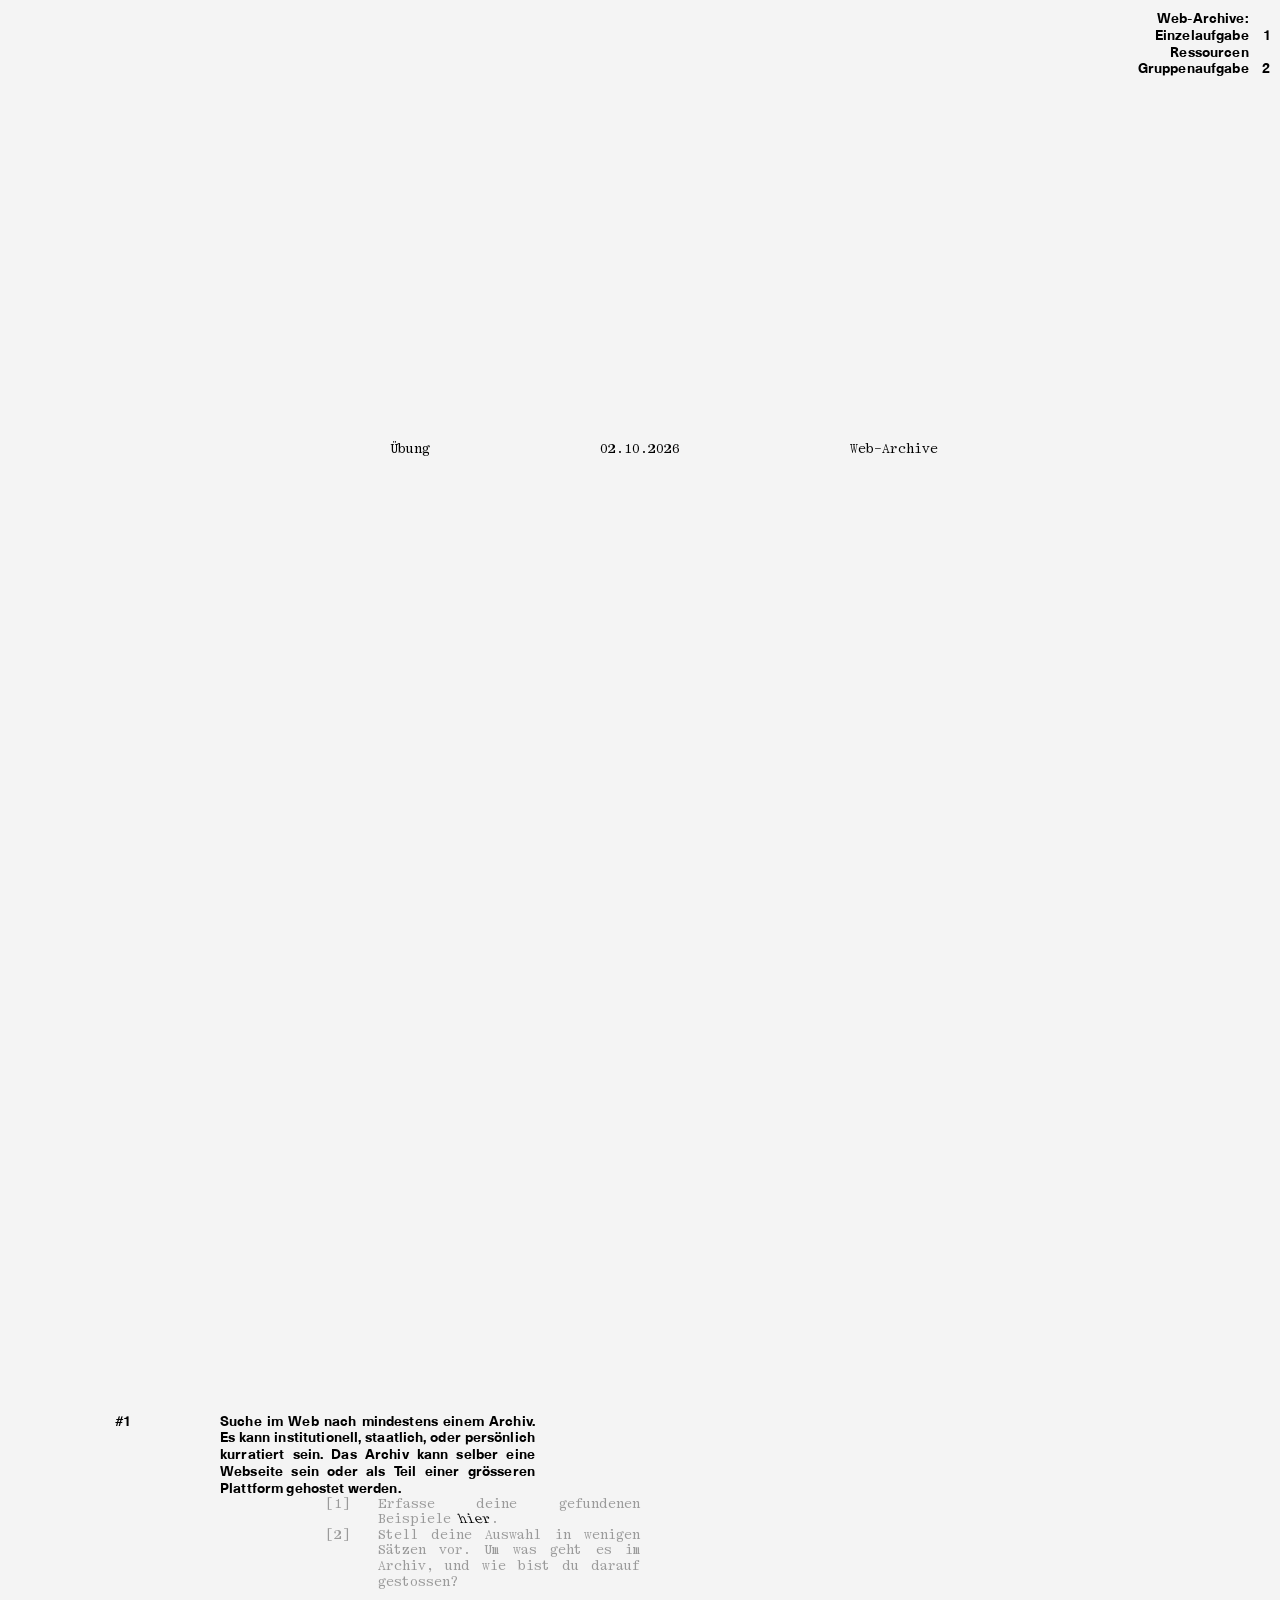
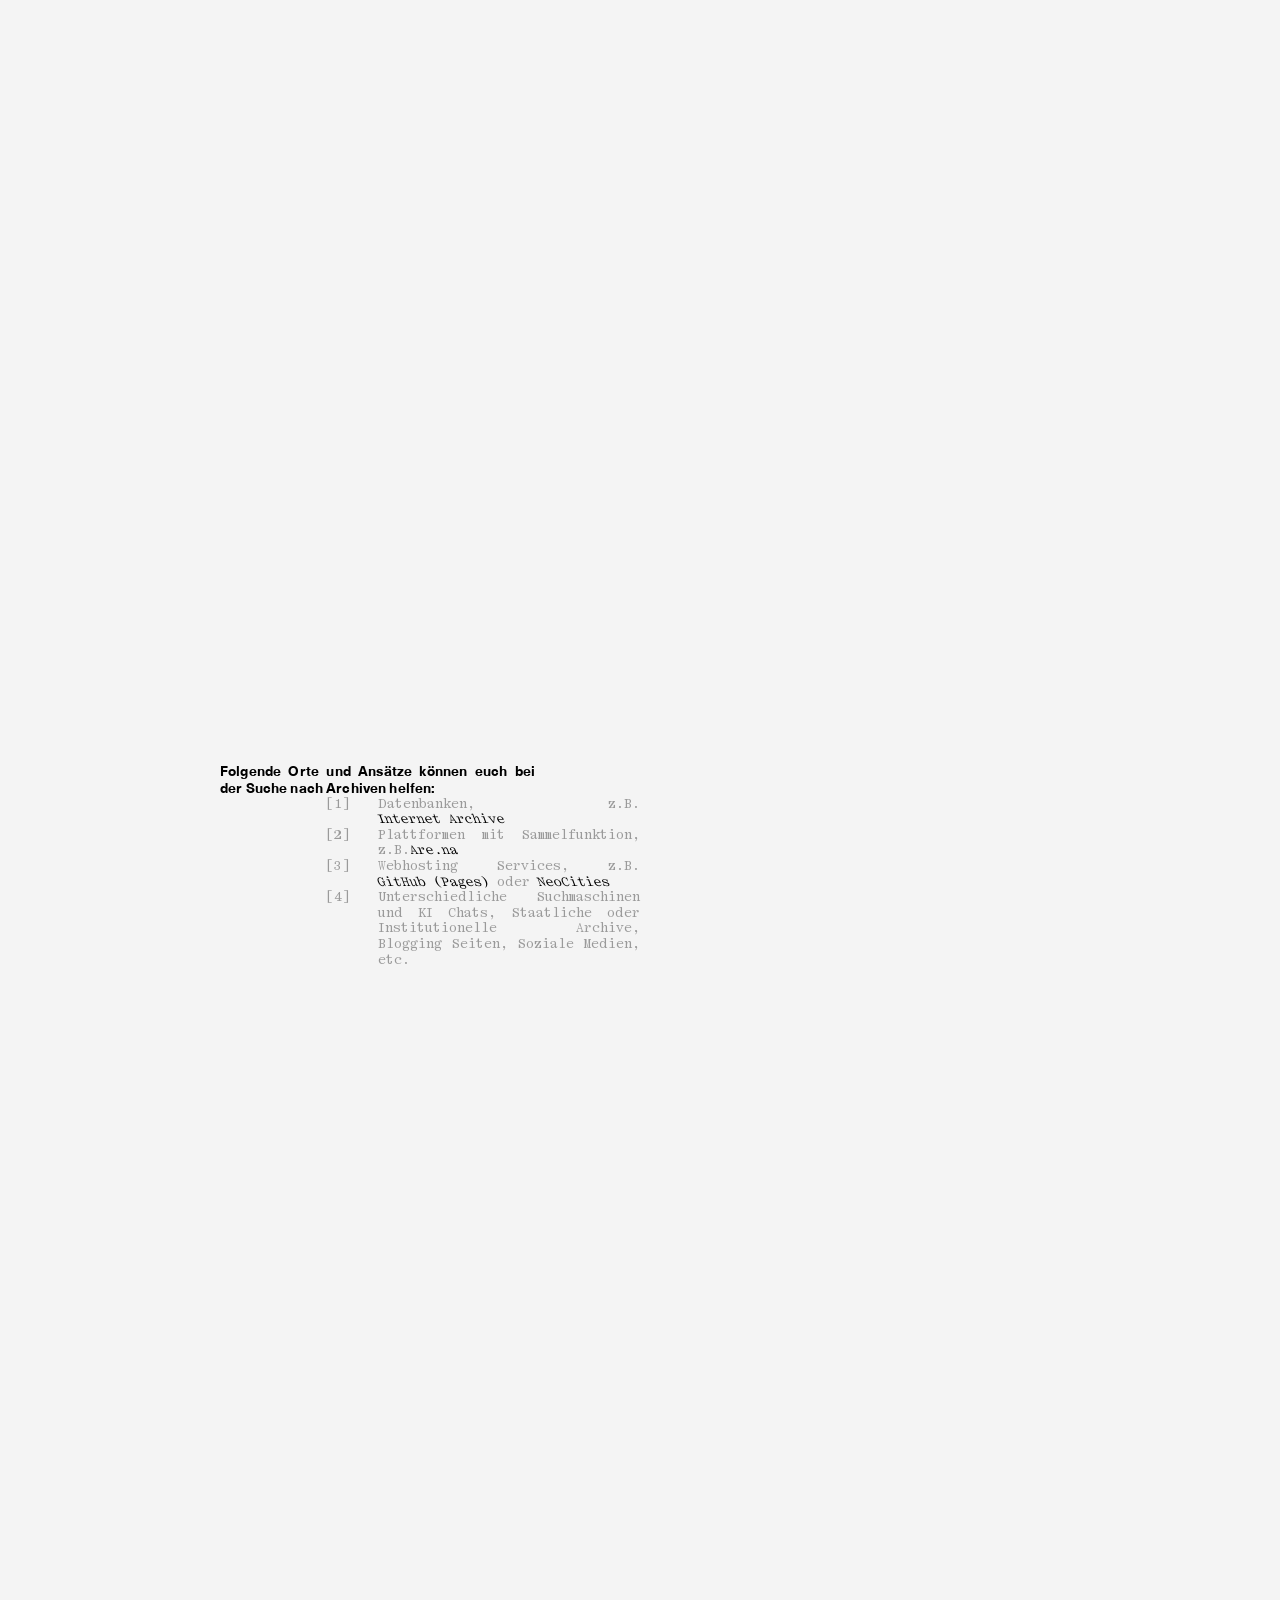
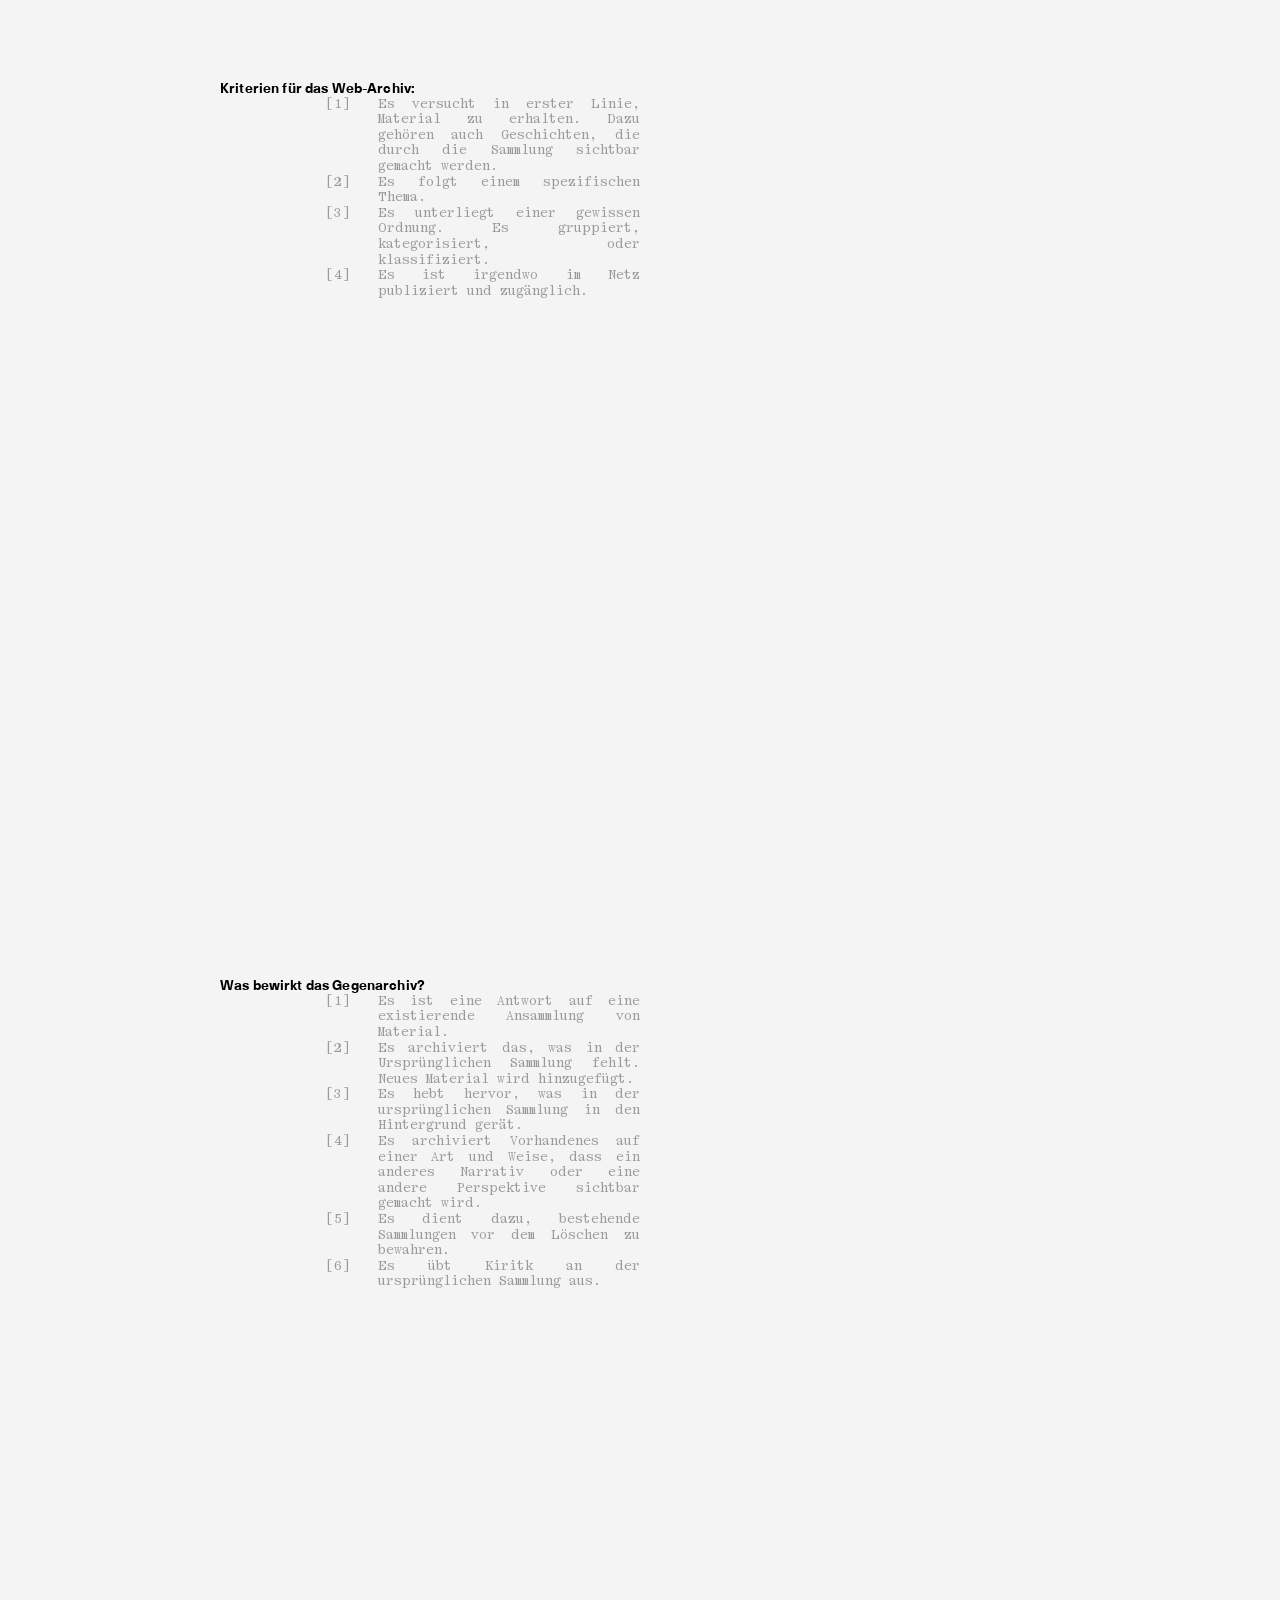
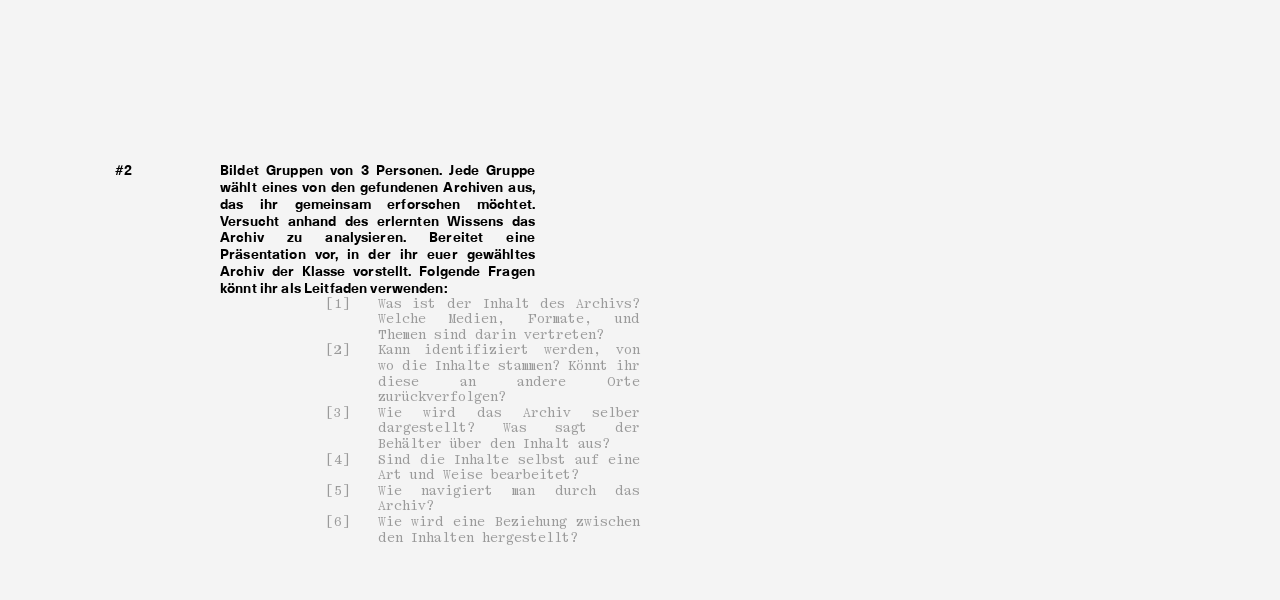
<file: Exercises/WebArchives/index.html>
<!DOCTYPE html>
<html lang="de-CH">
<head>
    <meta charset="UTF-8">
    <meta name="viewport" content="width=device-width, initial-scale=1.0">
    <title>Übung: Was macht Online-Archive aus?</title>

    <link rel="stylesheet" href="style.css">
</head>
<body>

    <div class="textPrimary contents">   
            <a href="#0"><p>Web-Archive:</p><p></p></a>       

            <a href="#1"><p>Einzelaufgabe</p>
            <p>1</p></a>            
            <a href="#2"><p>Ressourcen</p>
            <p></p></a>
            <a href="#3"><p>Gruppenaufgabe</p>
            <p>2</p></a>           
    </div>

    <div class="mainTitle">
            <p>Übung</p>        
            <p>02.10.2026</p>
            <p>Web-Archive</p> 
    </div>

    <main class="grid">
        <div class="slide firstSlide" id="0">
            <div class="title textSecondary">                
                <p>Übung</p>        
                <p>02.10.2026</p>
                <p>Web-Archive</p> 
            </div>
        </div>

        <div class="slide" id="1">
            <div class="content">
                <div class="mainText">
                    <div class="id textPrimary">
                        <p>
                            #1
                        </p>
                    </div>
                    <div class="text textPrimary">
                        <p>
                            Suche im Web nach mindestens einem Archiv. Es kann institutionell, staatlich, oder persönlich kurratiert sein. Das Archiv kann selber eine Webseite sein oder als Teil einer grösseren Plattform gehostet werden.
                        </p>
                    </div>
                </div>
                <div class="textSecondary source">
                    <p class="link">[1]</p>
                    <p class="description">Erfasse deine gefundenen Beispiele <span class="pad"><a class="pad" href="https://annuel.framapad.org/p/LlCFPXBTkRcrFF-wD3tG" target="_blank">hier</a></span>.</p>
                    <p class="link">[2]</p>
                    <p class="description">Stell deine Auswahl in wenigen Sätzen vor. Um was geht es im Archiv, und wie bist du darauf gestossen?</p>
                </div>
            </div>
        </div>

        <div class="slide" id="1">
            <div class="content">
                <div class="mainText">
                    <div class="id textPrimary">
                        <p>
                            
                        </p>
                    </div>
                    <div class="text textPrimary">
                        <p>
                            Folgende Orte und Ansätze können euch bei der Suche nach Archiven helfen:
                        </p>
                    </div>
                </div>
                <div class="textSecondary source">
                    <p class="link">[1]</p>
                    <p class="description">Datenbanken, z.B.<span class="pad"><a href="https://archive.org/" target="_blank">Internet Archive</a></span></p>
                    <p class="link">[2]</p>
                    <p class="description">Plattformen mit Sammelfunktion, z.B.<span class="pad"><a href="https://www.are.na/" target="_blank">Are.na</a></span></p>
                    <p class="link">[3]</p>
                    <p class="description">Webhosting Services, z.B.<span class="pad"><a href="https://github.com/search?q=" target="_blank">GitHub (Pages)</a></span> oder <span class="pad"><a href="https://neocities.org/browse" target="_blank">NeoCities</a></span></p>
                    <p class="link">[4]</p>
                    <p class="description">Unterschiedliche Suchmaschinen und KI Chats, Staatliche oder Institutionelle Archive, Blogging Seiten, Soziale Medien, etc.</p>
                </div>
            </div>
        </div>

        <div class="slide" id="1">
            <div class="content">
                <div class="mainText">
                    <div class="id textPrimary">
                        <p>
                            
                        </p>
                    </div>
                    <div class="text textPrimary">
                        <p>
                            Kriterien für das Web-Archiv:
                        </p>
                    </div>
                </div>
                <div class="textSecondary source">
                    <p class="link">[1]</p>
                    <p class="description">Es versucht in erster Linie, Material zu erhalten. Dazu gehören auch Geschichten, die durch die Sammlung sichtbar gemacht werden.</p>
                    <p class="link">[2]</p>
                    <p class="description">Es folgt einem spezifischen Thema.</p>
                    <p class="link">[3]</p>
                    <p class="description">Es unterliegt einer gewissen Ordnung. Es gruppiert, kategorisiert, oder klassifiziert.</p>
                    <p class="link">[4]</p>
                    <p class="description">Es ist irgendwo im Netz publiziert und zugänglich.</p>
                </div>
            </div>
        </div>

        <div class="slide" id="1">
            <div class="content">
                <div class="mainText">
                    <div class="id textPrimary">
                        <p>
                            
                        </p>
                    </div>
                    <div class="text textPrimary">
                        <p>
                            Was bewirkt das Gegenarchiv?
                        </p>
                    </div>
                </div>
                <div class="textSecondary source">
                    <p class="link">[1]</p>
                    <p class="description">Es ist eine Antwort auf eine existierende Ansammlung von Material.</p>
                    <p class="link">[2]</p>
                    <p class="description">Es archiviert das, was in der Ursprünglichen Sammlung fehlt. Neues Material wird hinzugefügt.</p>
                    <p class="link">[3]</p>
                    <p class="description">Es hebt hervor, was in der ursprünglichen Sammlung in den Hintergrund gerät.</p>
                    <p class="link">[4]</p>
                    <p class="description">Es archiviert Vorhandenes auf einer Art und Weise, dass ein anderes Narrativ oder eine andere Perspektive sichtbar gemacht wird.</p>
                    <p class="link">[5]</p>
                    <p class="description">Es dient dazu, bestehende Sammlungen vor dem Löschen zu bewahren.</p>
                    <p class="link">[6]</p>
                    <p class="description">Es übt Kiritk an der ursprünglichen Sammlung aus.</p>
                </div>
            </div>
        </div>


        <div class="slide" id="2">
            <div class="content">
                <div class="mainText">
                    <div class="id textPrimary">
                        <p>
                            #2
                        </p>
                    </div>
                    <div class="text textPrimary">
                        <p>
                            Bildet Gruppen von 3 Personen. Jede Gruppe wählt eines von den gefundenen Archiven aus, das ihr gemeinsam erforschen möchtet. Versucht anhand des erlernten Wissens das Archiv zu analysieren. Bereitet eine Präsentation vor, in der ihr euer gewähltes Archiv der Klasse vorstellt. Folgende Fragen könnt ihr als Leitfaden verwenden:
                        </p>
                    </div>
                </div>
                <div class="textSecondary source">
                    <p class="link">[1]</p>
                    <p class="description">Was ist der Inhalt des Archivs? Welche Medien, Formate, und Themen sind darin vertreten?</p>
                    <p class="link">[2]</p>
                    <p class="description">Kann identifiziert werden, von wo die Inhalte stammen? Könnt ihr diese an andere Orte zurückverfolgen?</p>
                    <p class="link">[3]</p>
                    <p class="description">Wie wird das Archiv selber dargestellt? Was sagt der Behälter über den Inhalt aus?</p>
                    <p class="link">[4]</p>
                    <p class="description">Sind die Inhalte selbst auf eine Art und Weise bearbeitet?</p>
                    <p class="link">[5]</p>
                    <p class="description">Wie navigiert man durch das Archiv?</p>
                    <p class="link">[6]</p>
                    <p class="description">Wie wird eine Beziehung zwischen den Inhalten hergestellt?</p>       
                </div>
            </div>
        </div>

        
    </main>


        

    
</body>
</html>
</file>
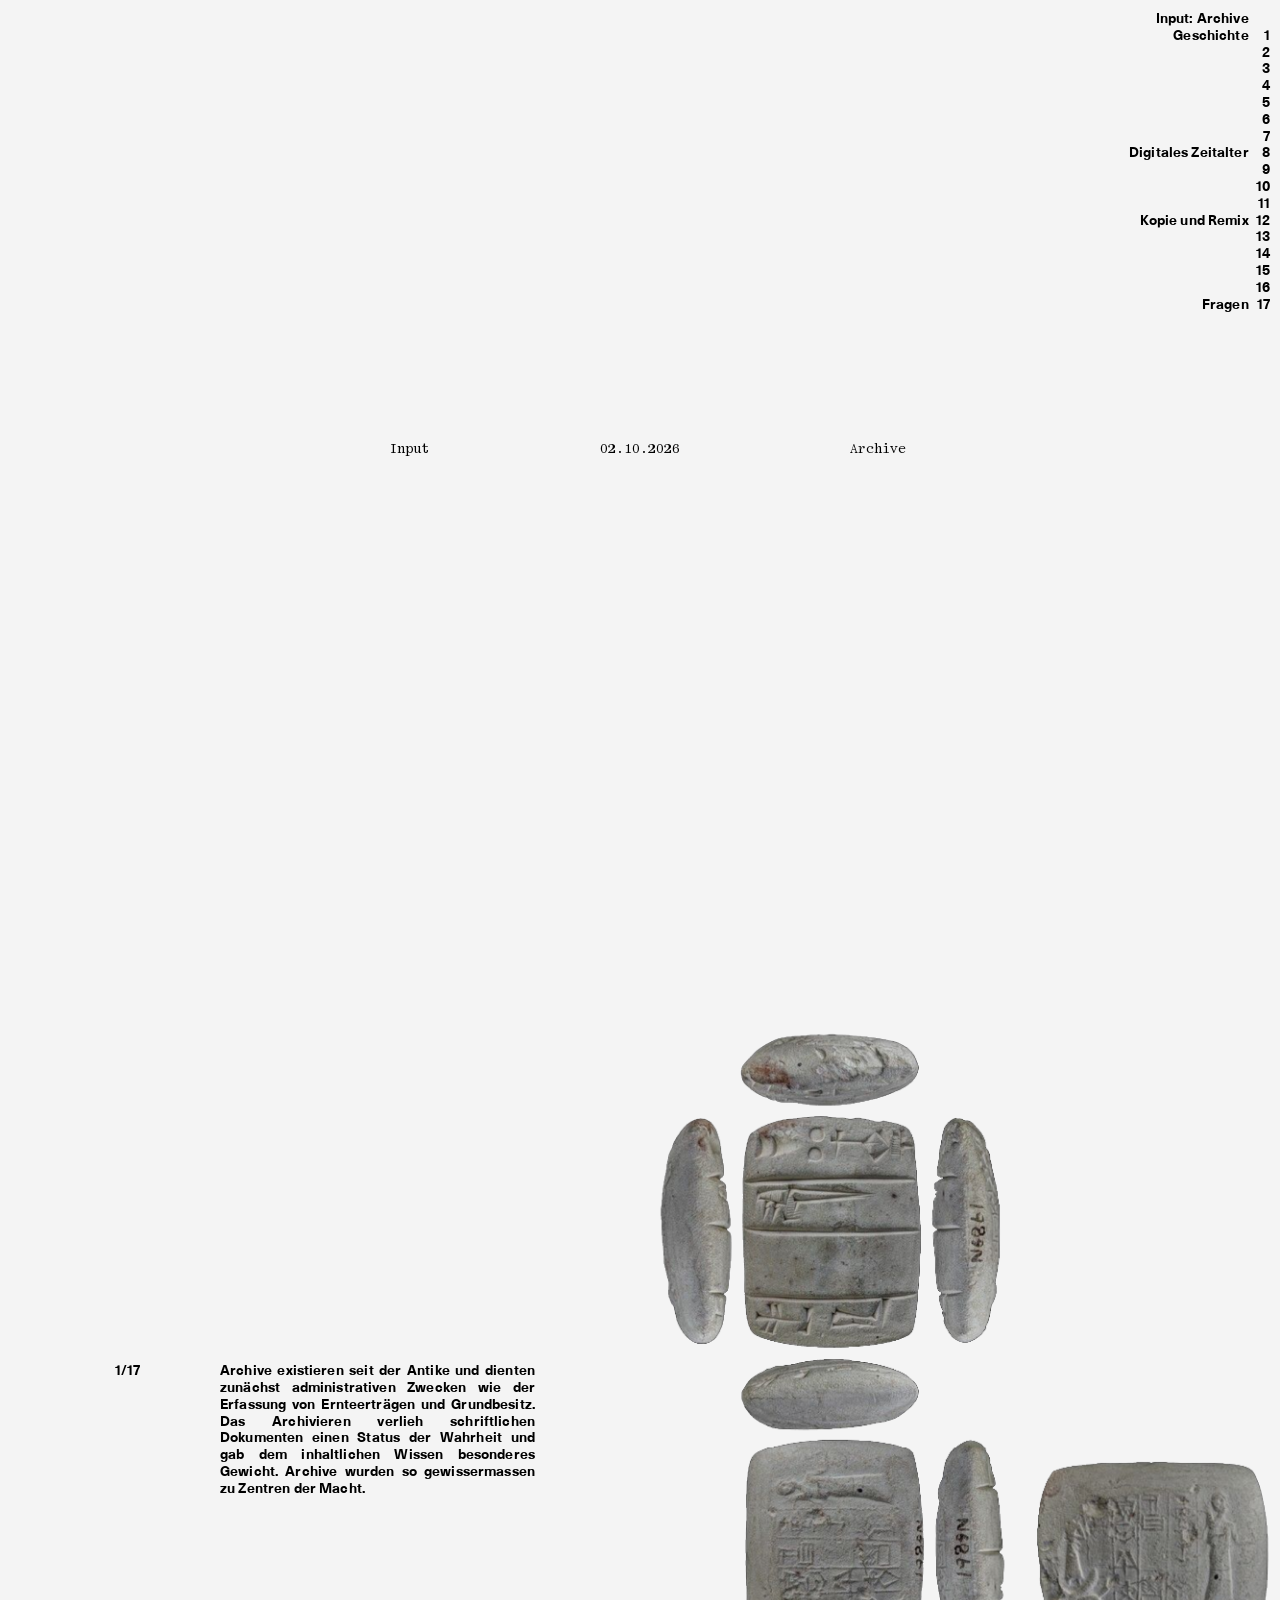
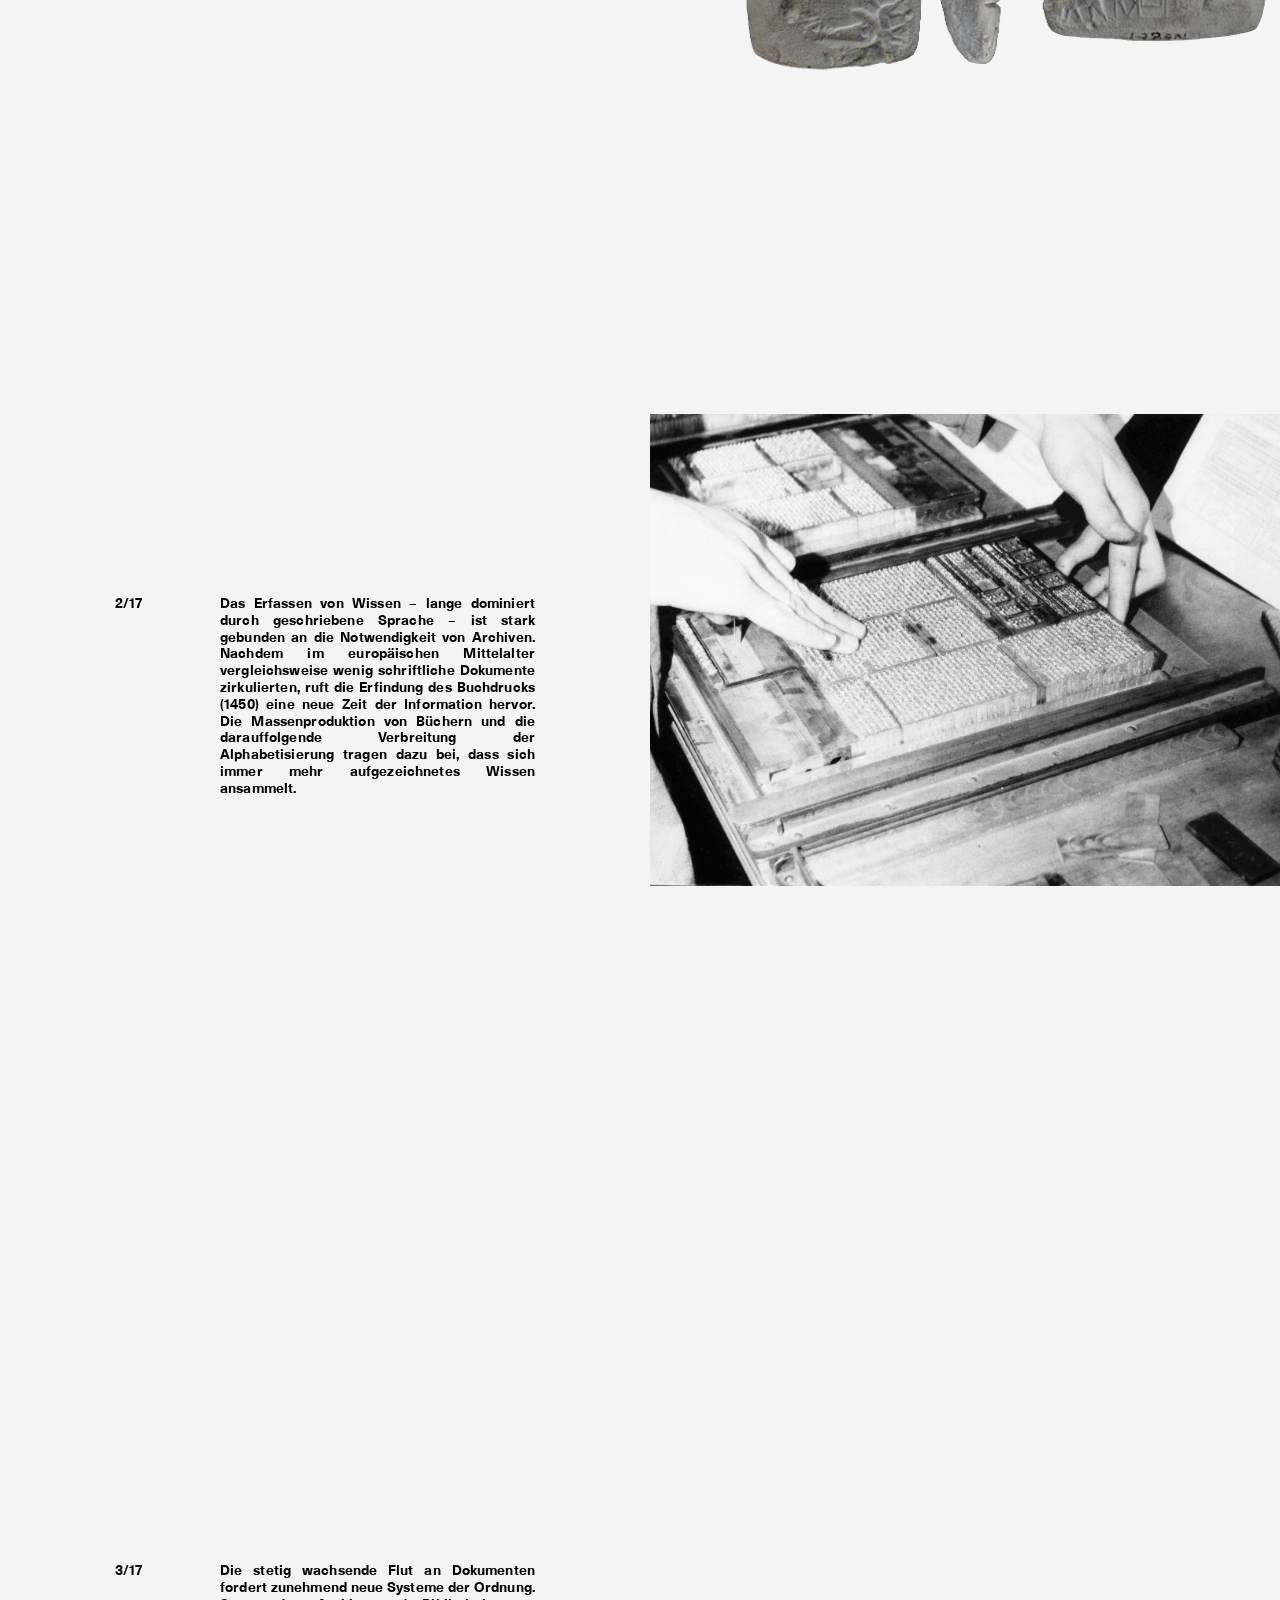
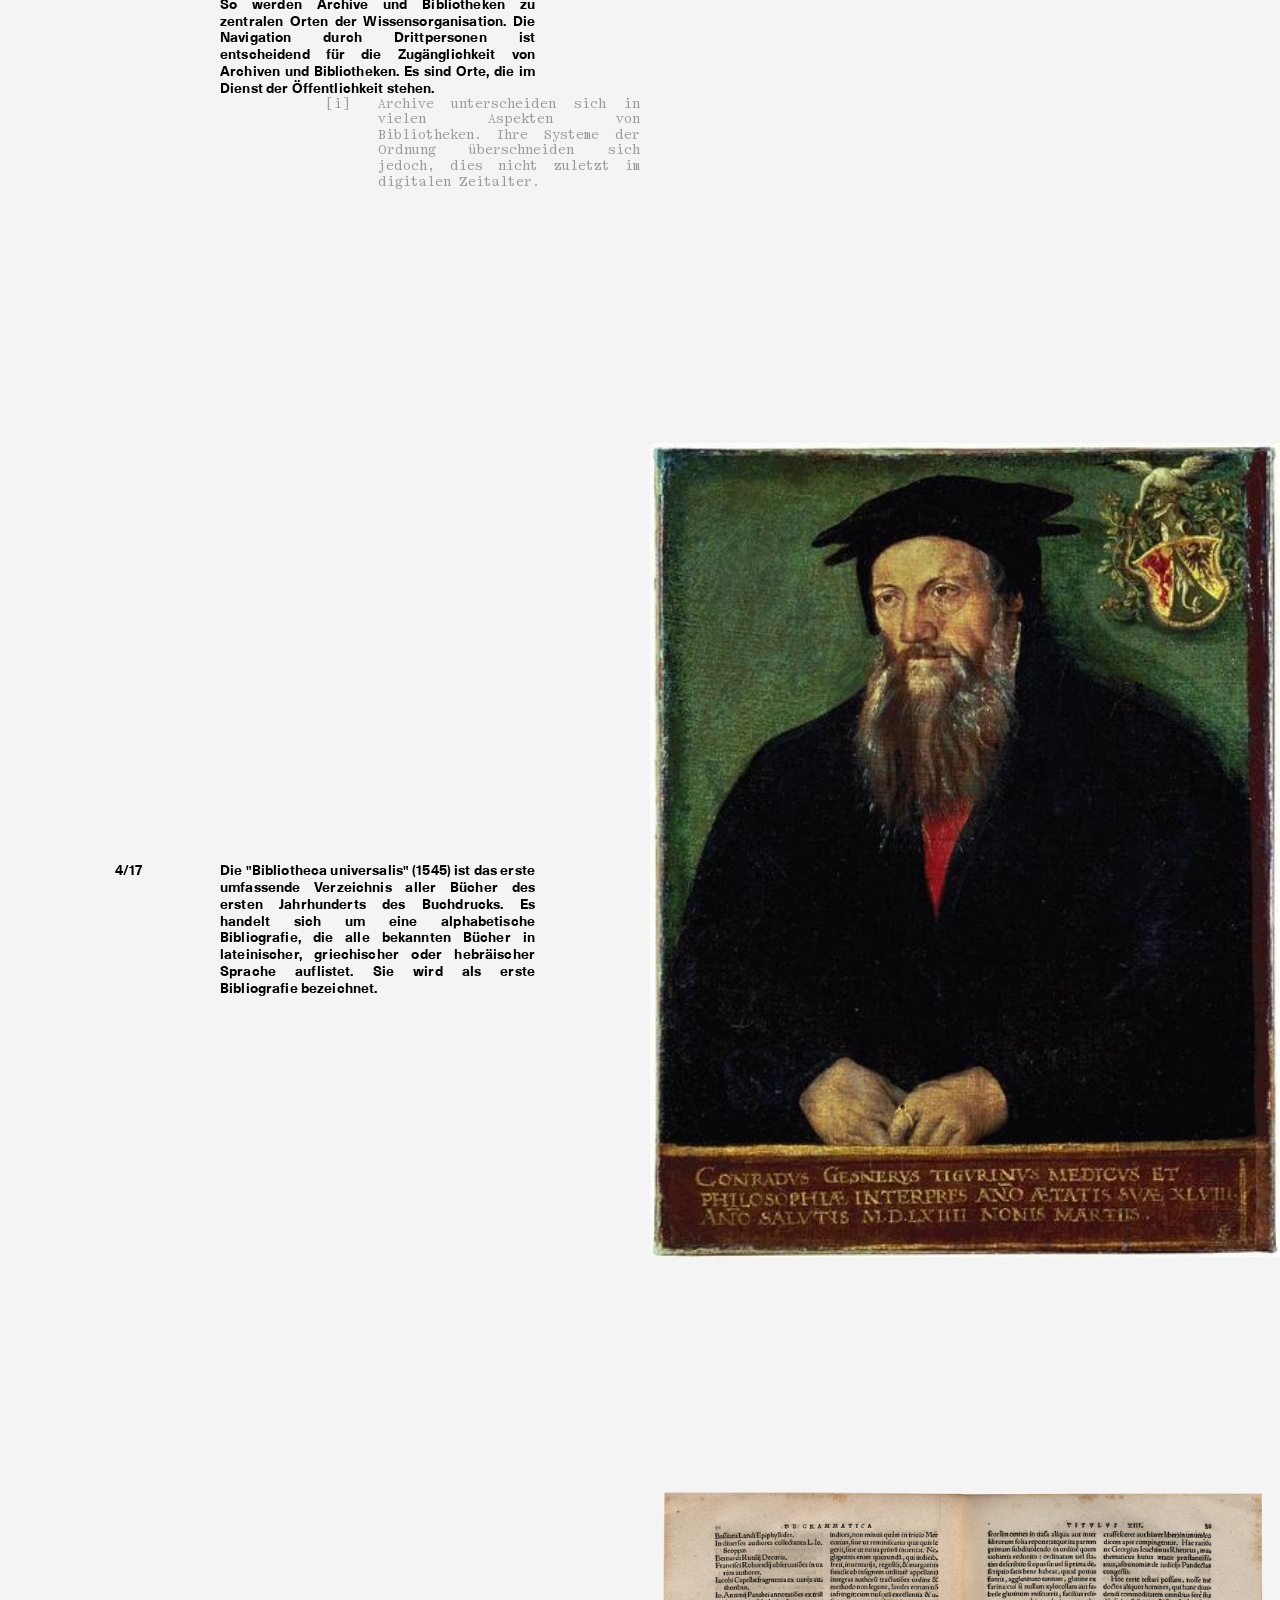
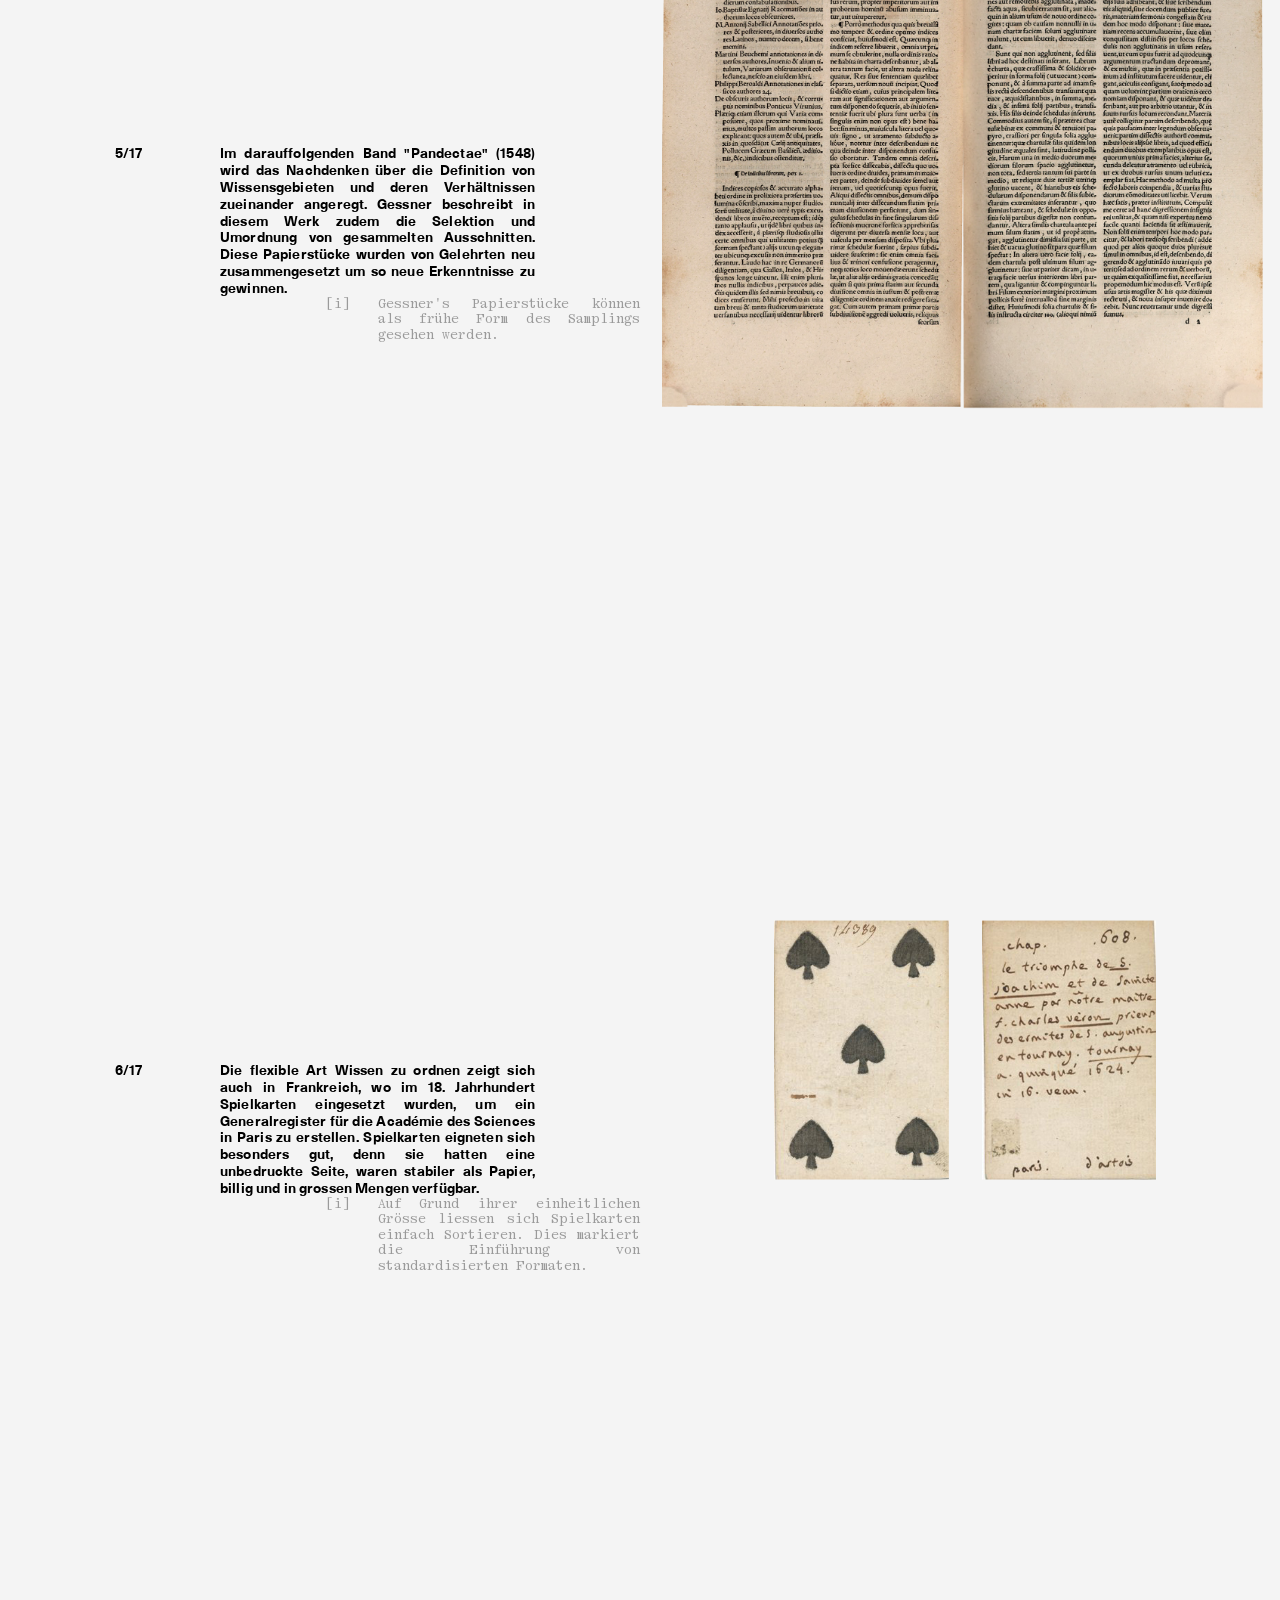
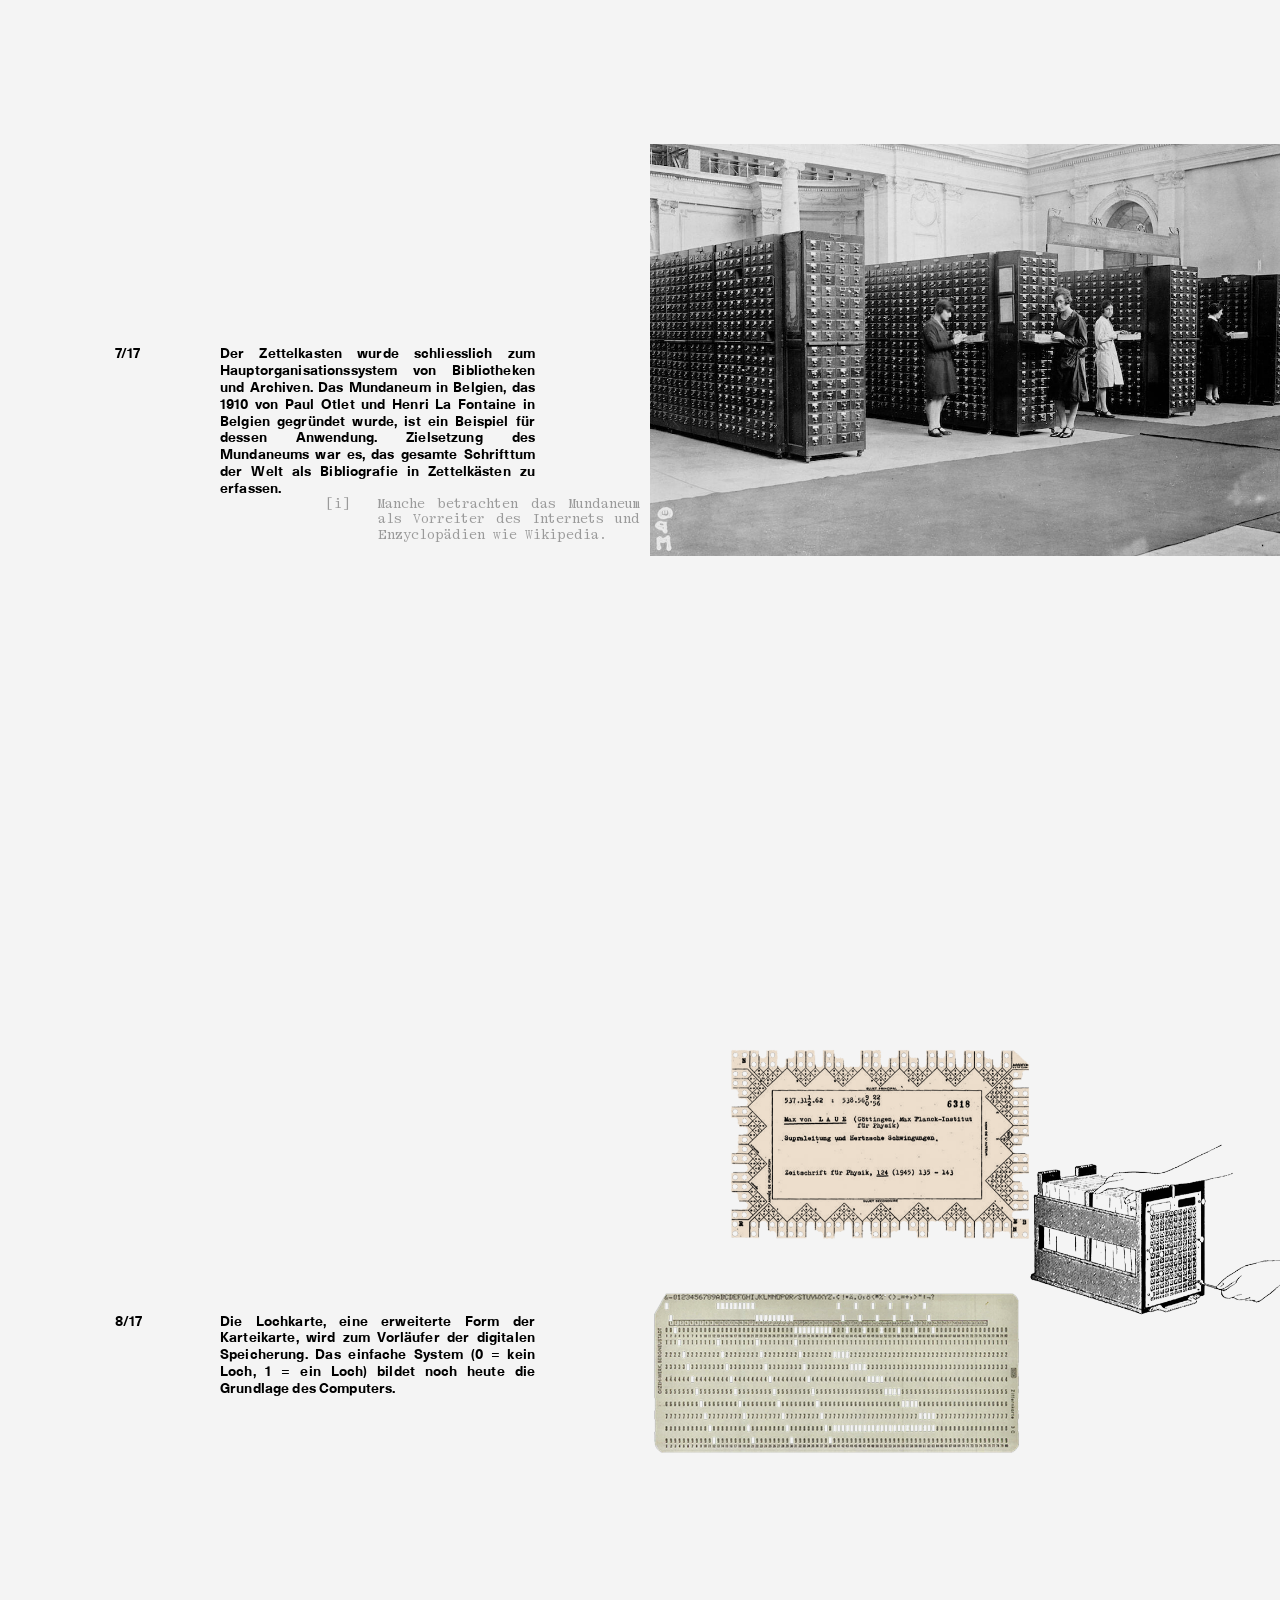
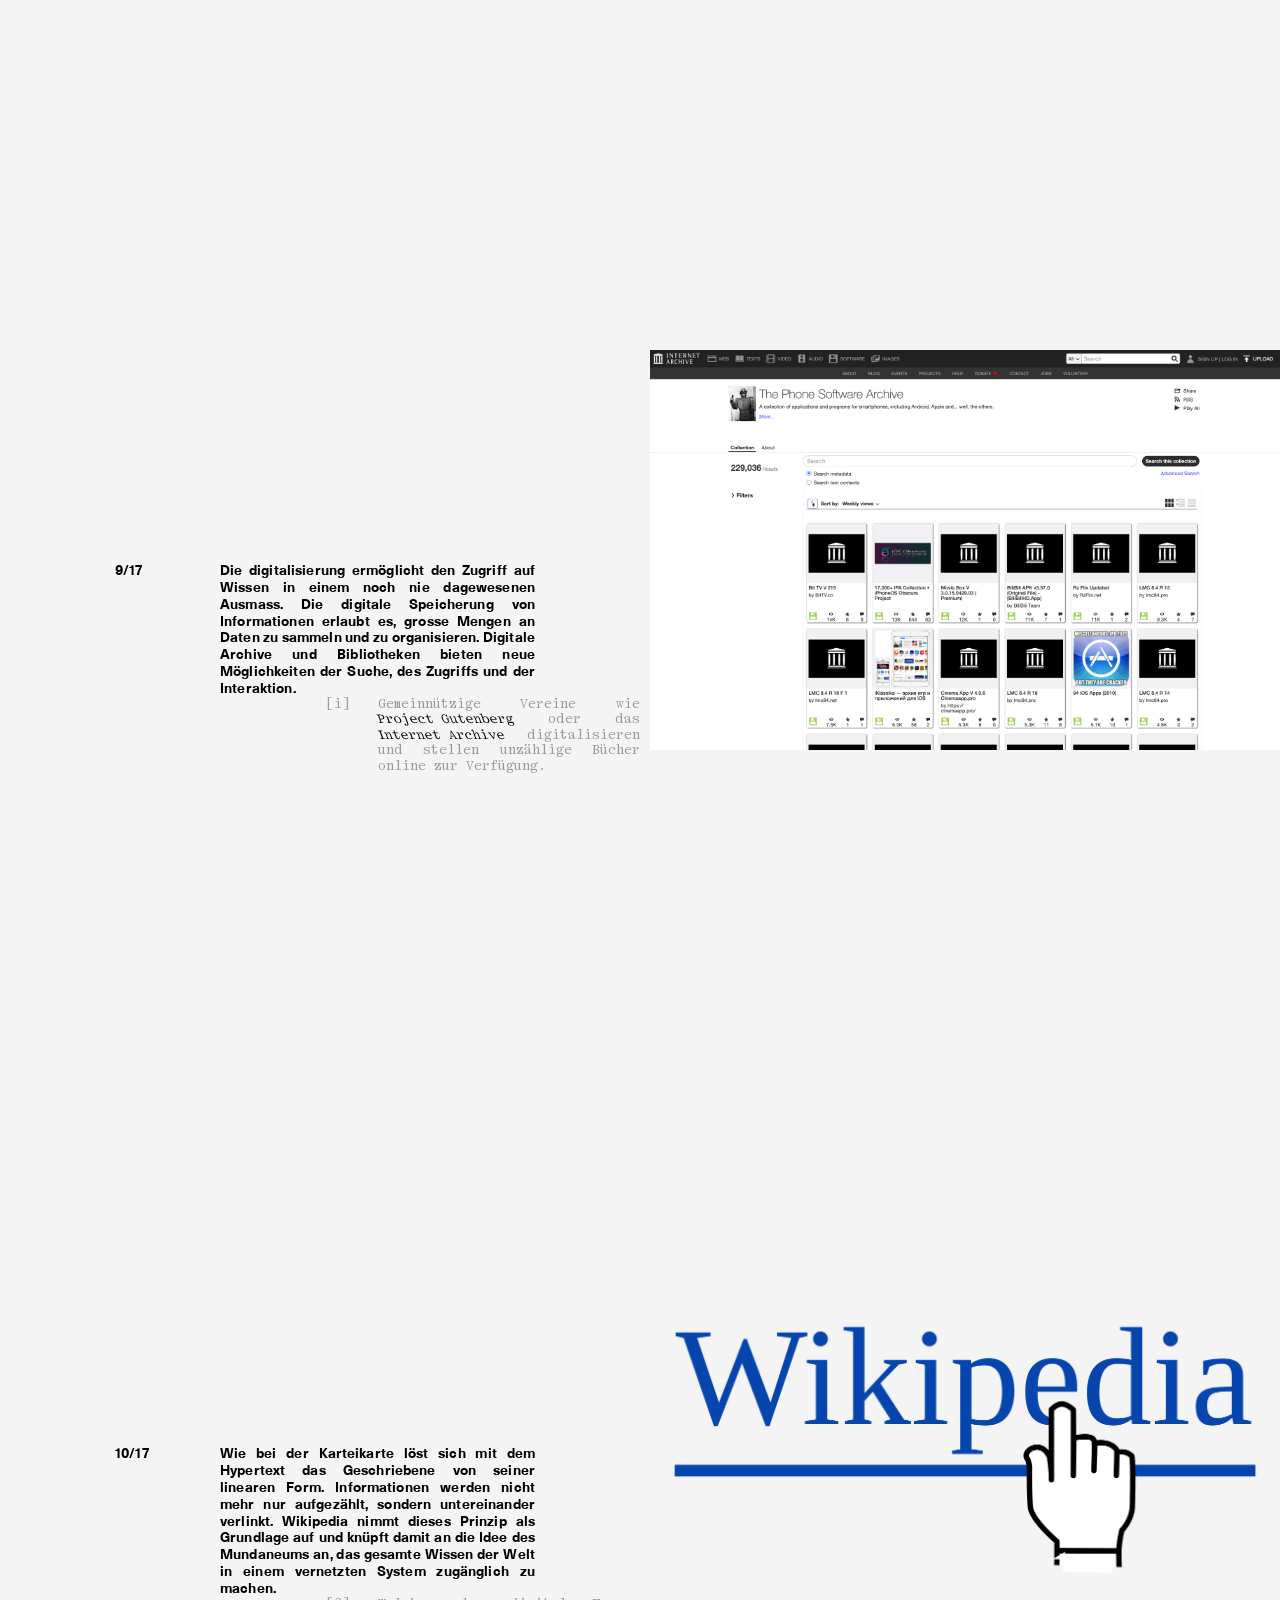
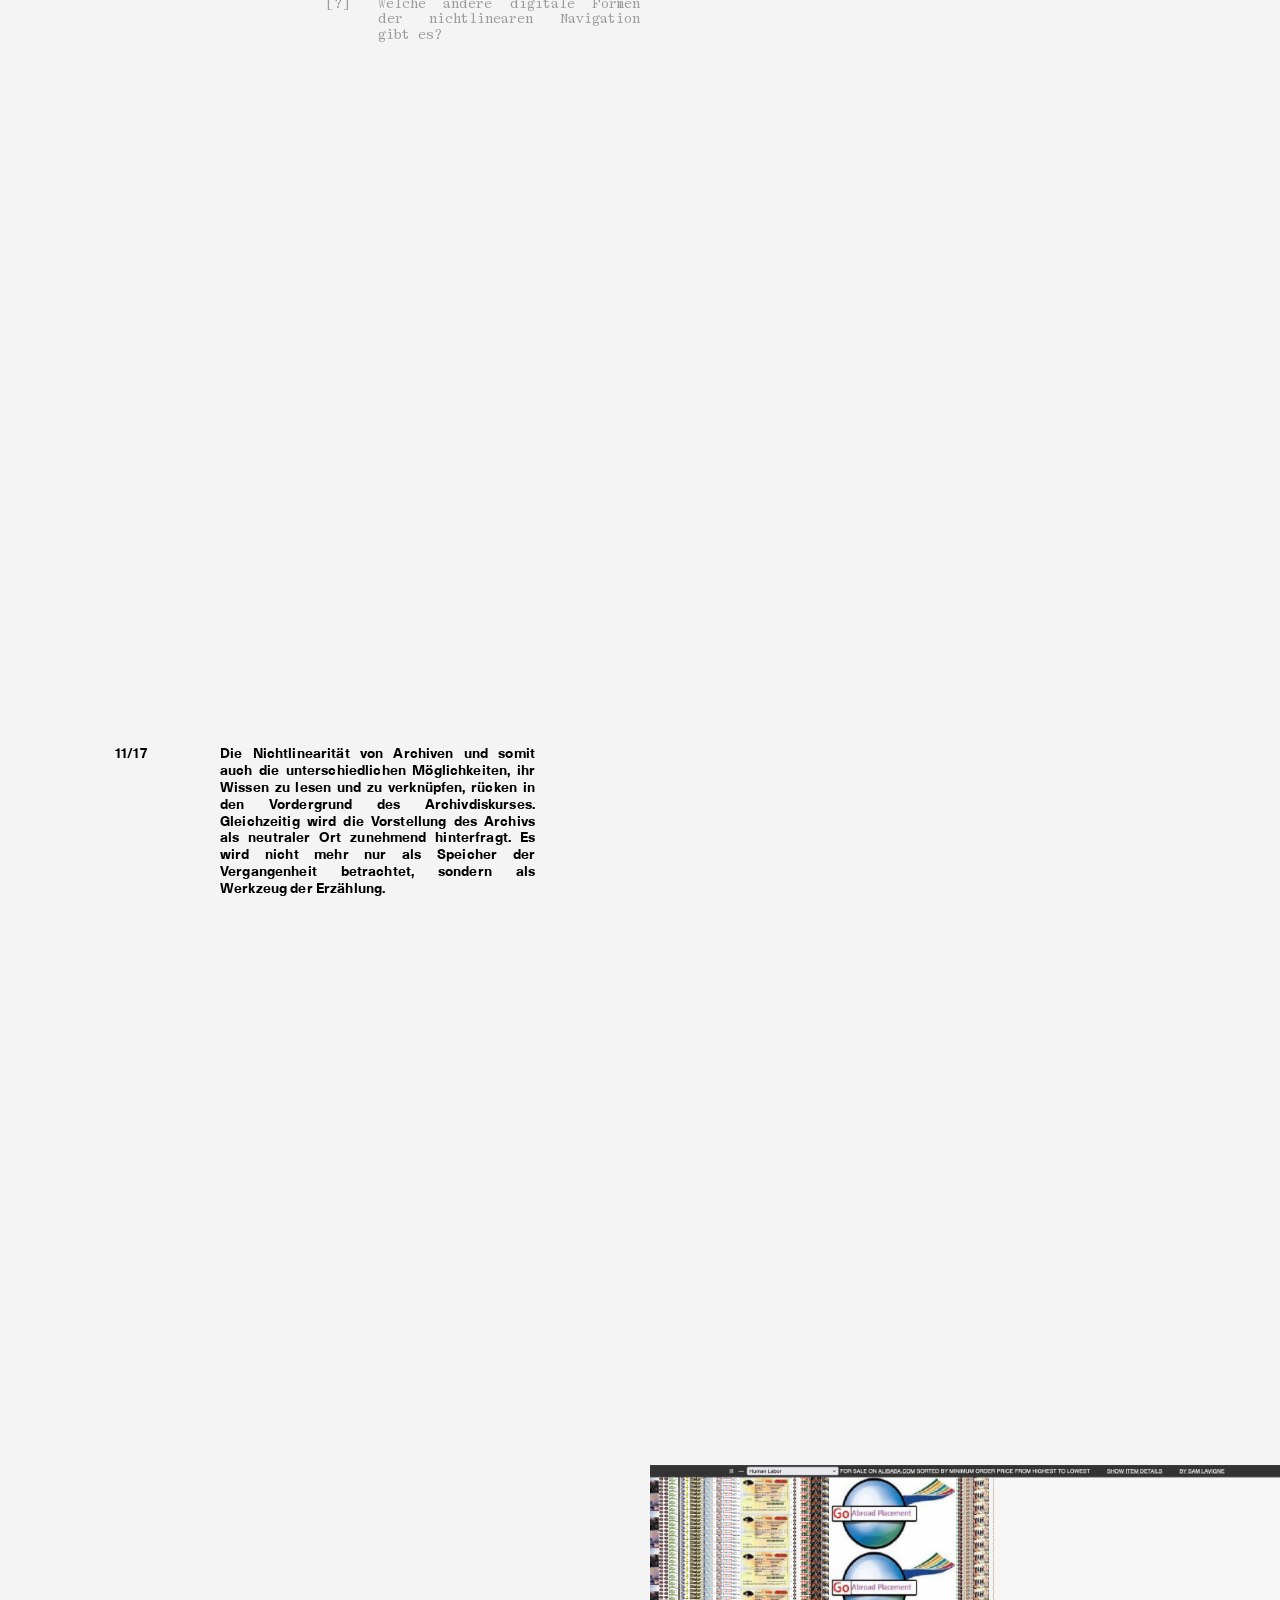
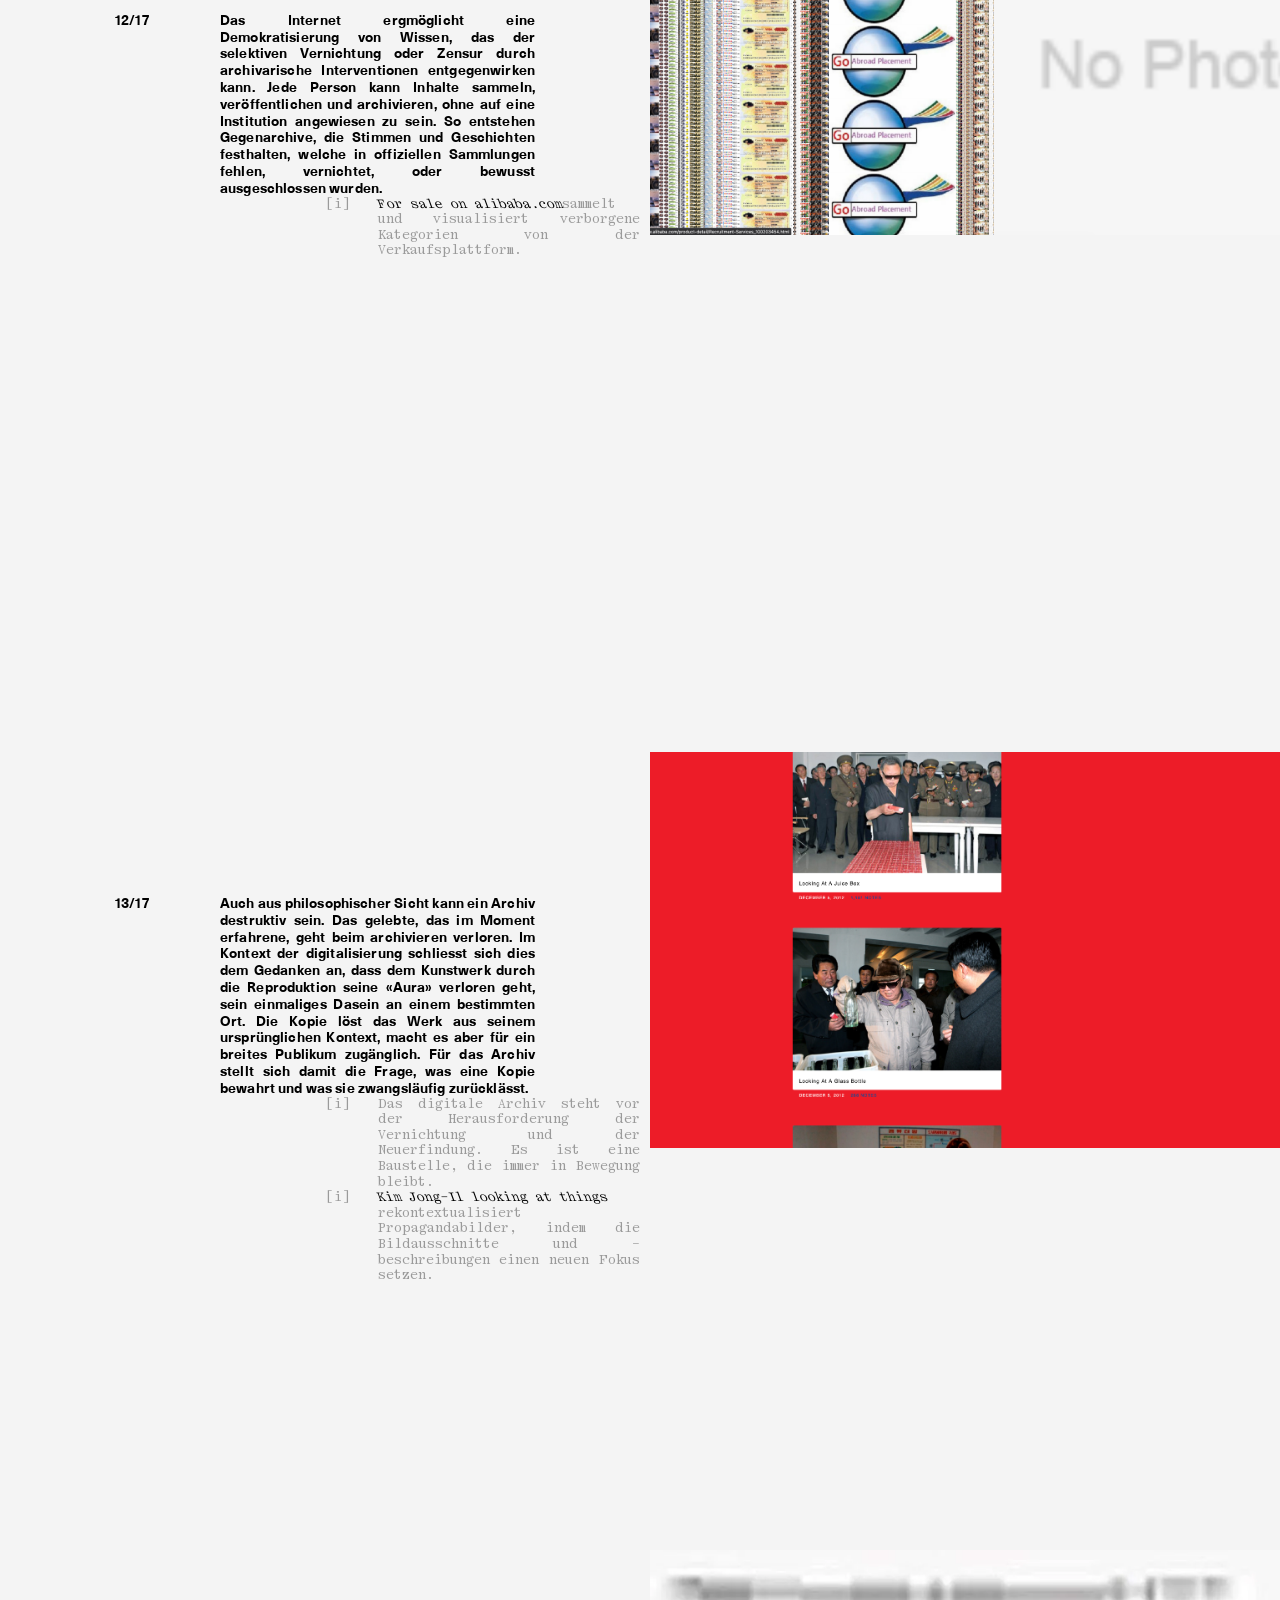
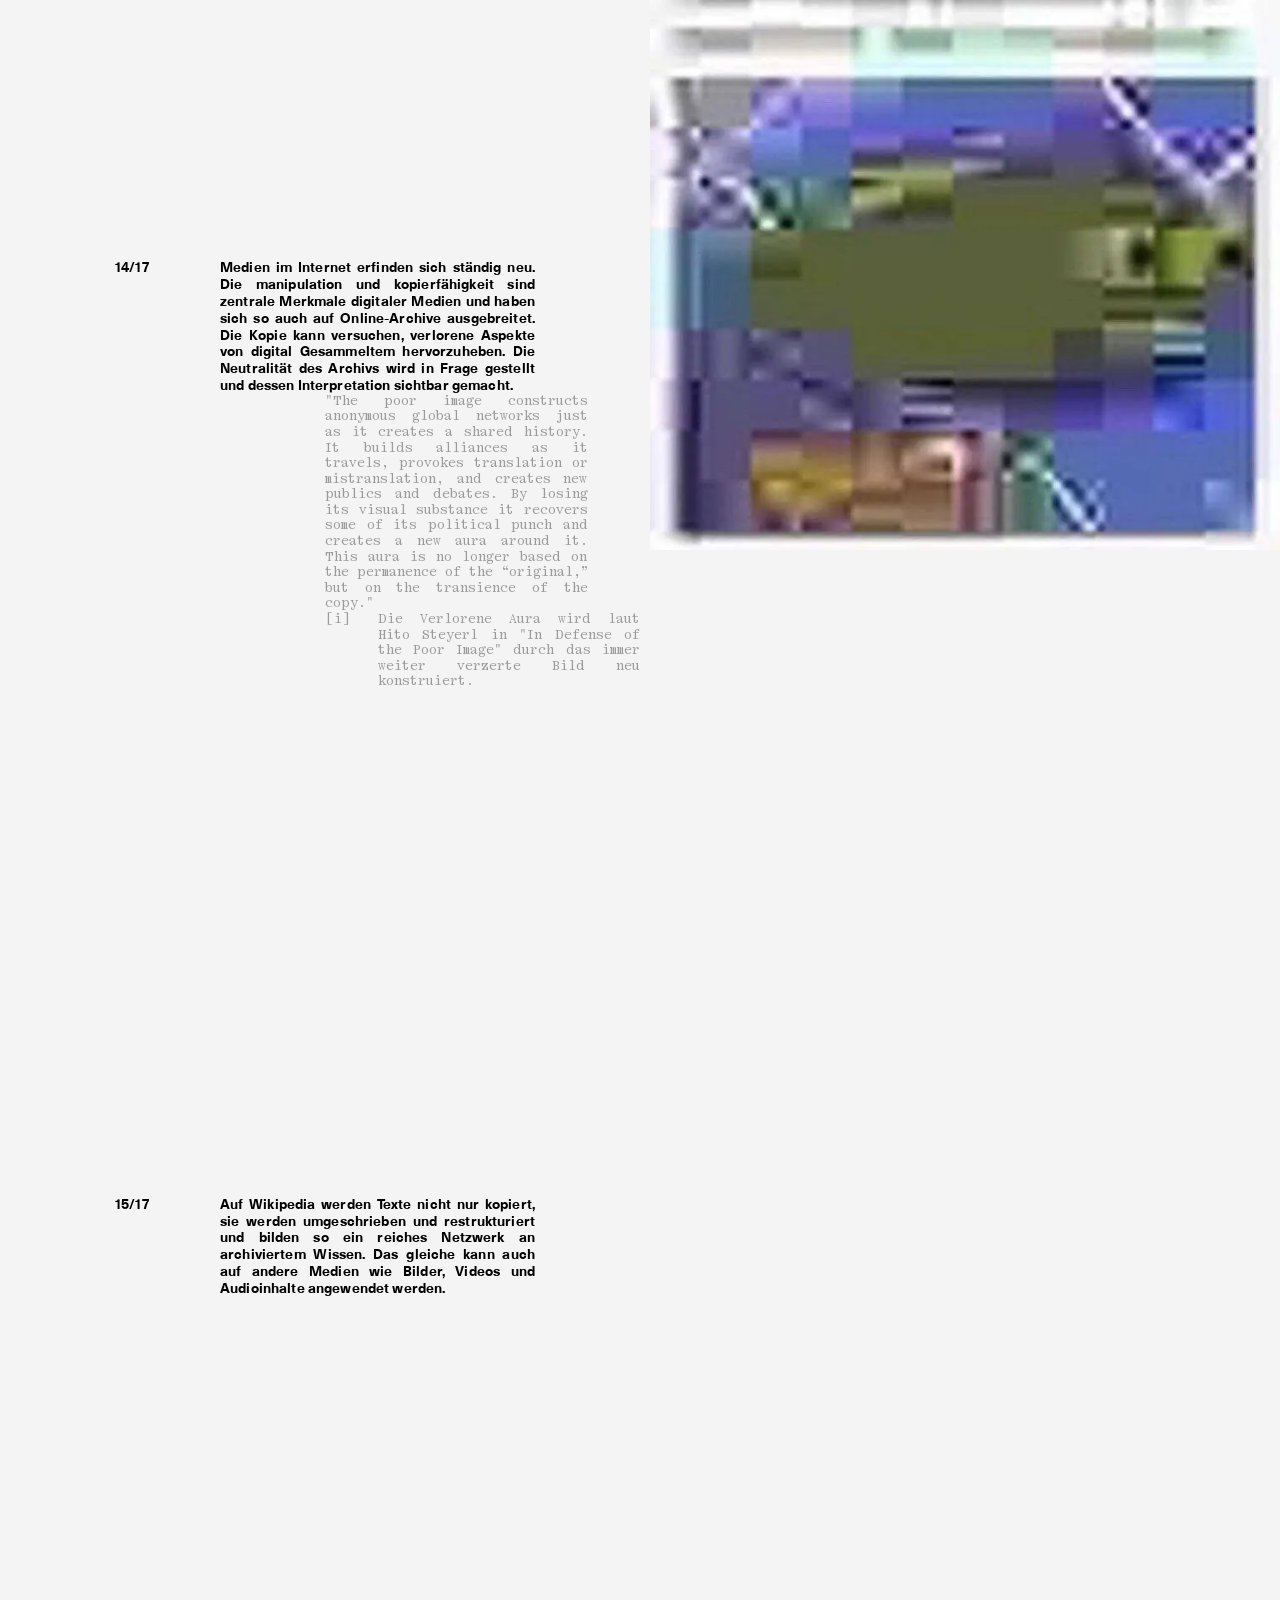
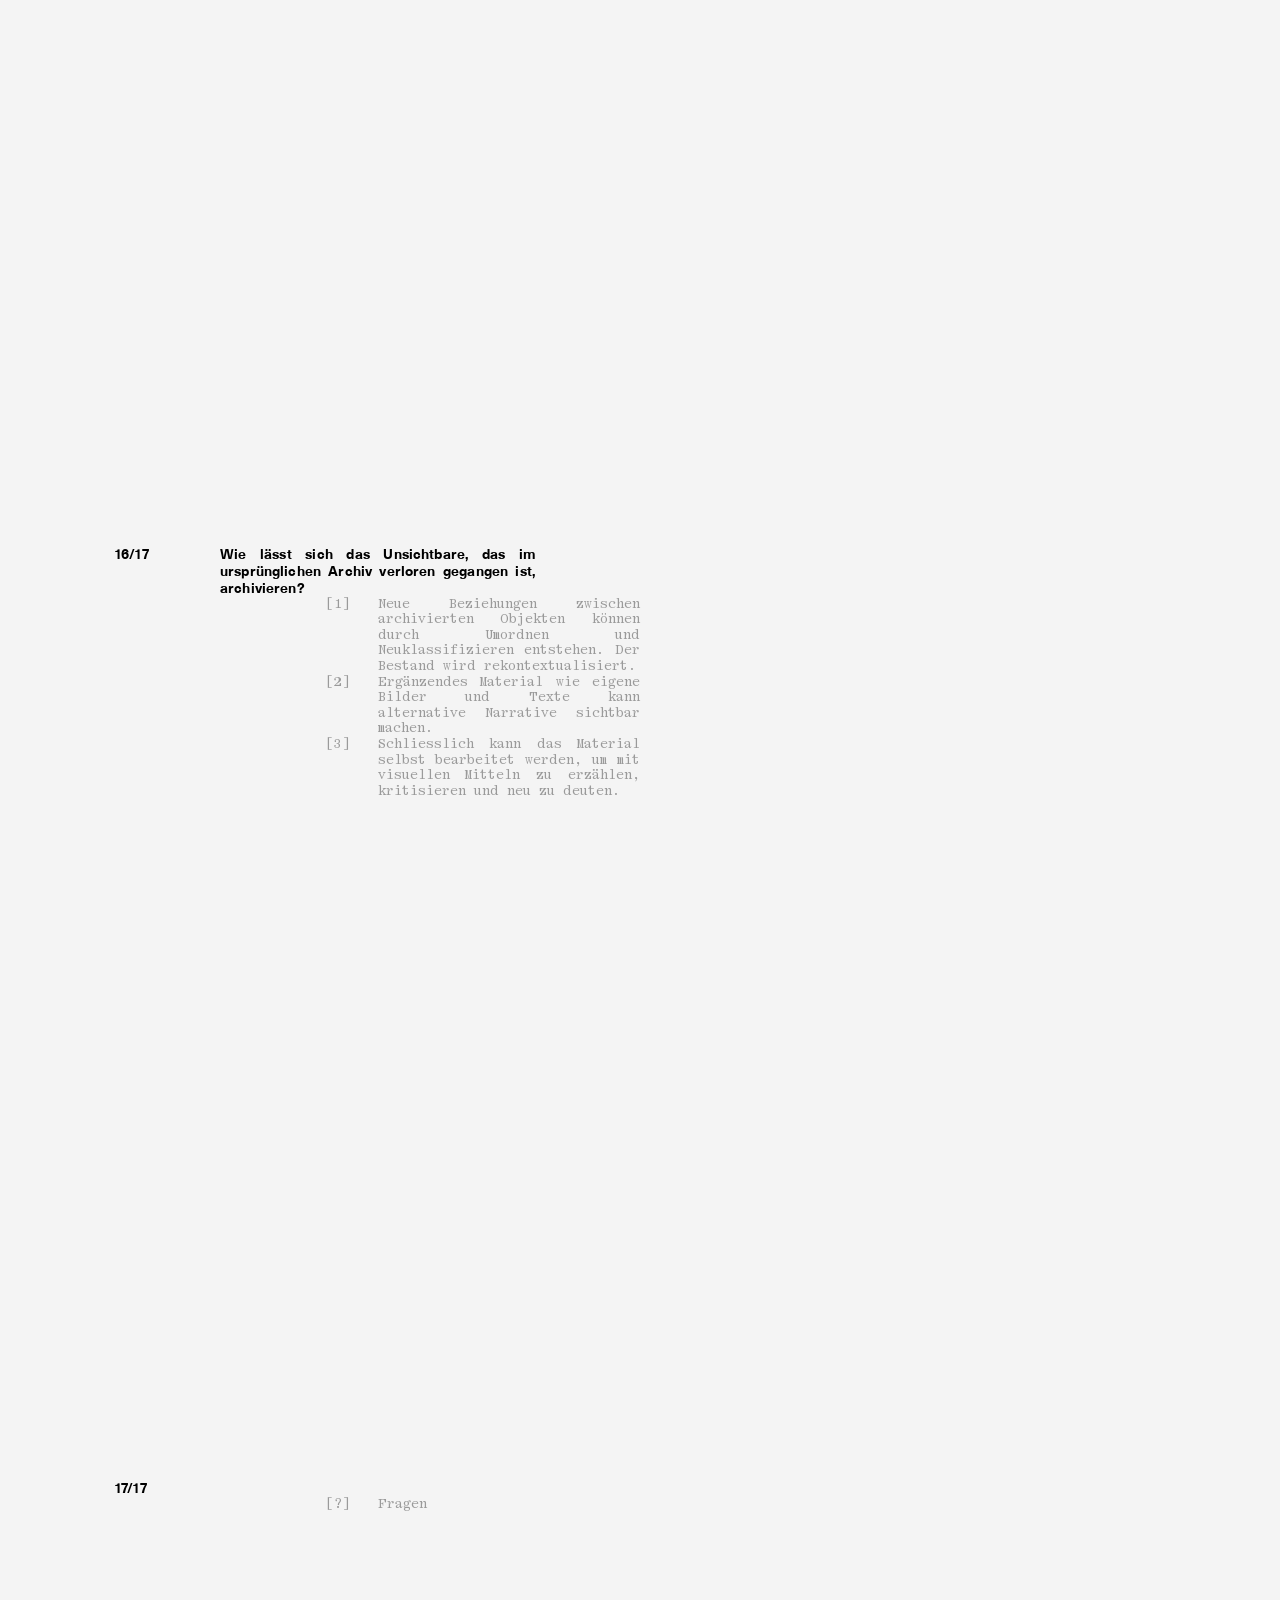
<file: Inputs/Archives/index.html>
<!DOCTYPE html>
<html lang="de-CH">
<head>
    <meta charset="UTF-8">
    <meta name="viewport" content="width=device-width, initial-scale=1.0">
    <title>Input: Archive</title>

    <link rel="stylesheet" href="style.css">
</head>
<body>

    <div class="textPrimary contents">   
            <a href="#0"><p>Input: Archive</p><p></p></a>       

            <a href="#1"><p>Geschichte</p>
            <p>1</p></a>
            <a href="#2"><p></p>
            <p>2</p></a>
            <a href="#3"><p></p>
            <p>3</p></a>
            <a href="#4"><p></p>
            <p>4</p></a>
            <a href="#5"><p></p>
            <p>5</p></a>
            <a href="#6"><p></p>
            <p>6</p></a>
            <a href="#7"><p></p>
            <p>7</p></a>
            <a href="#8"><p>Digitales Zeitalter</p>
            <p>8</p></a>
            <a href="#9"><p></p>
            <p>9</p></a>
            <a href="#10"><p></p>
            <p>10</p></a>
            <a href="#11"><p></p>
            <p>11</p></a>
            <a href="#12"><p>Kopie und Remix</p>
            <p>12</p></a>
            <a href="#13"><p></p>
            <p>13</p></a>
            <a href="#14"><p></p>
            <p>14</p></a>
            <a href="#15"><p></p>
            <p>15</p></a>
            <a href="#16"><p></p>
            <p>16</p></a>
            <a href="#17"><p>Fragen</p>
            <p>17</p></a>
    </div>

    <div class="mainTitle">
            <p>Input</p>        
            <p>02.10.2026</p>
            <p>Archive</p> 
    </div>

    <main class="grid">
        <div class="slide firstSlide" id="0">
            <div class="title textSecondary">                
                <p>Input</p>        
                <p>02.10.2026</p>
                <p>Archive</p> 
            </div>
        </div>

        <div class="slide" id="1">
            <div class="content">
                <div class="mainText">
                    <div class="id textPrimary">
                        <p>
                            1/17
                        </p>
                    </div>
                    <div class="text textPrimary">
                        <p>
                        Archive existieren seit der Antike und dienten zunächst administrativen Zwecken wie der Erfassung von Ernteerträgen und Grundbesitz. Das Archivieren verlieh schriftlichen Dokumenten einen Status der Wahrheit und gab dem inhaltlichen Wissen besonderes Gewicht. Archive wurden so gewissermassen zu Zentren der Macht.
                        </p>
                    </div>
                </div>
                <div class="textSecondary source">
                    <!-- <p class="link">[i]</p>
                    <p class="description">This is any source or quote that corroborates the information on the slide. It can also lead the students to additional material.</p> -->
                </div>
            </div>
            <div class="image">
                <img src="media/1.png" alt="Clay Tablet"> 
            </div>
        </div>

        <div class="slide" id="2">
            <div class="content">
                <div class="mainText">
                    <div class="id textPrimary">
                        <p>
                            2/17
                        </p>
                    </div>
                    <div class="text textPrimary">
                        <p>
                            Das Erfassen von Wissen – lange dominiert durch geschriebene Sprache – ist stark gebunden an die Notwendigkeit von Archiven. Nachdem im europäischen Mittelalter vergleichsweise wenig schriftliche Dokumente zirkulierten, ruft die Erfindung des Buchdrucks (1450) eine neue Zeit der Information hervor. Die Massenproduktion von Büchern und die darauffolgende Verbreitung der Alphabetisierung tragen dazu bei, dass sich immer mehr aufgezeichnetes Wissen ansammelt.
                        </p>
                    </div>
                </div>
                <div class="textSecondary source">
                    <!-- <p class="link">[i]</p>
                    <p class="description">This is any source or quote that corroborates the information on the slide. It can also lead the students to additional material.</p> -->
                </div>
            </div>
            <div class="image">
                <img src="media/2.jpg" alt="Bleisatz"> 
            </div>
        </div>

        <div class="slide" id="3">
            <div class="content">
                <div class="mainText">
                    <div class="id textPrimary">
                        <p>
                            3/17
                        </p>
                    </div>
                    <div class="text textPrimary">
                        <p>
                            Die stetig wachsende Flut an Dokumenten fordert zunehmend neue Systeme der Ordnung. So werden Archive und Bibliotheken zu zentralen Orten der Wissensorganisation. Die Navigation durch Drittpersonen ist entscheidend für die Zugänglichkeit von Archiven und Bibliotheken. Es sind Orte, die im Dienst der Öffentlichkeit stehen.
                        </p>
                    </div>
                </div>
                <div class="textSecondary source">
                    <p class="link">[i]</p>
                    <p class="description">Archive unterscheiden sich in vielen Aspekten von Bibliotheken. Ihre Systeme der Ordnung überschneiden sich jedoch, dies nicht zuletzt im digitalen Zeitalter.</p>
                </div>
            </div>
        </div>

        <div class="slide" id="4">
            <div class="content">
                <div class="mainText">
                    <div class="id textPrimary">
                        <p>
                            4/17
                        </p>
                    </div>
                    <div class="text textPrimary">
                        <p>
                            Die "Bibliotheca universalis" (1545) ist das erste umfassende Verzeichnis aller Bücher des ersten Jahrhunderts des Buchdrucks. Es handelt sich um eine alphabetische Bibliografie, die alle bekannten Bücher in lateinischer, griechischer oder hebräischer Sprache auflistet. Sie wird als erste Bibliografie bezeichnet.
                        </p>
                    </div>
                </div>
                <div class="textSecondary source">
                    <!-- <p class="link">[i]</p>
                    <p class="description">This is any source or quote that corroborates the information on the slide. It can also lead the students to additional material.</p> -->
                </div>
            </div>
            <div class="image">
                <img src="media/4.jpeg" alt="Gessner"> 
            </div>
        </div>

        <div class="slide" id="5">
            <div class="content">
                <div class="mainText">
                    <div class="id textPrimary">
                        <p>
                            5/17
                        </p>
                    </div>
                    <div class="text textPrimary">
                        <p>
                            Im darauffolgenden Band "Pandectae" (1548) wird das Nachdenken über die Definition von Wissensgebieten und deren Verhältnissen zueinander angeregt. Gessner beschreibt in diesem Werk zudem die Selektion und Umordnung von gesammelten Ausschnitten. Diese Papierstücke wurden von Gelehrten neu zusammengesetzt um so neue Erkenntnisse zu gewinnen. 
                        </p>
                    </div>
                </div>
                <div class="textSecondary source">
                    <p class="link">[i]</p>
                    <p class="description">Gessner's Papierstücke können als frühe Form des Samplings gesehen werden.</p>
                </div>
            </div>
            <div class="image">
                <img src="media/5.png" alt="Pandectae"> 
            </div>
        </div>

        <div class="slide" id="6">
            <div class="content">
                <div class="mainText">
                    <div class="id textPrimary">
                        <p>
                            6/17
                        </p>
                    </div>
                    <div class="text textPrimary">
                        <p>
                            Die flexible Art Wissen zu ordnen zeigt sich auch in Frankreich, wo im 18. Jahrhundert Spielkarten eingesetzt wurden, um ein Generalregister für die Académie des Sciences in Paris zu erstellen. Spielkarten eigneten sich besonders gut, denn sie hatten eine unbedruckte Seite, waren stabiler als Papier, billig und in grossen Mengen verfügbar.
                        </p>
                    </div>
                </div>
                <div class="textSecondary source">
                    <p class="link">[i]</p>
                    <p class="description">Auf Grund ihrer einheitlichen Grösse liessen sich Spielkarten einfach Sortieren. Dies markiert die Einführung von standardisierten Formaten.</p>
                </div>
            </div>
            <div class="image">
                <img src="media/6.png" alt="Französische Spielkarten"> 
            </div>
        </div>

        <div class="slide" id="7">
            <div class="content">
                <div class="mainText">
                    <div class="id textPrimary">
                        <p>
                            7/17
                        </p>
                    </div>
                    <div class="text textPrimary">
                        <p>
                            Der Zettelkasten wurde schliesslich zum Hauptorganisationssystem von Bibliotheken und Archiven. Das Mundaneum in Belgien, das 1910 von Paul Otlet und Henri La Fontaine in Belgien gegründet wurde, ist ein Beispiel für dessen Anwendung. Zielsetzung des Mundaneums war es, das gesamte Schrifttum der Welt als Bibliografie in Zettelkästen zu erfassen.
                        </p>
                    </div>
                </div>
                <div class="textSecondary source">
                    <p class="link">[i]</p>
                    <p class="description">Manche betrachten das Mundaneum als Vorreiter des Internets und Enzyclopädien wie Wikipedia.</p>
                </div>
            </div>
            <div class="image">
                <img src="media/7.jpg" alt="Mundaneum"> 
            </div>
        </div>

        <div class="slide" id="8">
            <div class="content">
                <div class="mainText">
                    <div class="id textPrimary">
                        <p>
                            8/17
                        </p>
                    </div>
                    <div class="text textPrimary">
                        <p>
                            Die Lochkarte, eine erweiterte Form der Karteikarte, wird zum Vorläufer der digitalen Speicherung. Das einfache System (0 = kein Loch, 1 = ein Loch) bildet noch heute die Grundlage des Computers. 
                        </p>
                    </div>
                </div>
                <div class="textSecondary source">
                    <!-- <p class="link">[i]</p>
                    <p class="description">Manche betrachten das Mundaneum als Vorreiter des Internets und Enzyclopädien wie Wikipedia.</p> -->
                </div>
            </div>
            <div class="image">
                <img src="media/8.png" alt="Zettelkasten"> 
            </div>
        </div>

        <div class="slide" id="9">
            <div class="content">
                <div class="mainText">
                    <div class="id textPrimary">
                        <p>
                            9/17
                        </p>
                    </div>
                    <div class="text textPrimary">
                        <p>
                            Die digitalisierung ermöglicht den Zugriff auf Wissen in einem noch nie dagewesenen Ausmass. Die digitale Speicherung von Informationen erlaubt es, grosse Mengen an Daten zu sammeln und zu organisieren. Digitale Archive und Bibliotheken bieten neue Möglichkeiten der Suche, des Zugriffs und der Interaktion.
                        </p>
                    </div>
                </div>
                <div class="textSecondary source">
                    <p class="link">[i]</p>
                    <p class="description">Gemeinnützige Vereine wie <span class="pad"><a href="https://www.gutenberg.org/" target="_blank">Project Gutenberg</a></span> oder das <span class="pad"><a href="https://archive.org/" target="_blank">Internet Archive</a></span> digitalisieren und stellen unzählige Bücher online zur Verfügung.</p>
                </div>
            </div>
            <div class="image">
                <img src="media/9.png" alt="Internet Archive"> 
            </div>
        </div>

        <div class="slide" id="10">
            <div class="content">
                <div class="mainText">
                    <div class="id textPrimary">
                        <p>
                            10/17
                        </p>
                    </div>
                    <div class="text textPrimary">
                        <p>
                            Wie bei der Karteikarte löst sich mit dem Hypertext das Geschriebene von seiner linearen Form. Informationen werden nicht mehr nur aufgezählt, sondern untereinander verlinkt. Wikipedia nimmt dieses Prinzip als Grundlage auf und knüpft damit an die Idee des Mundaneums an, das gesamte Wissen der Welt in einem vernetzten System zugänglich zu machen.
                        </p>
                    </div>
                </div>
                <div class="textSecondary source">
                    <p class="link">[?]</p>
                    <p class="description">Welche andere digitale Formen der nichtlinearen Navigation gibt es?</p>
                </div>
            </div>
            <div class="image">
                <img src="media/10.webp" alt="Wikipedia"> 
            </div>
        </div>

        <div class="slide" id="11">
            <div class="content">
                <div class="mainText">
                    <div class="id textPrimary">
                        <p>
                            11/17
                        </p>
                    </div>
                    <div class="text textPrimary">
                        <p>Die Nichtlinearität von Archiven und somit auch die unterschiedlichen Möglichkeiten, ihr Wissen zu lesen und zu verknüpfen, rücken in den Vordergrund des Archivdiskurses. Gleichzeitig wird die Vorstellung des Archivs als neutraler Ort zunehmend hinterfragt. Es wird nicht mehr nur als Speicher der Vergangenheit betrachtet, sondern als Werkzeug der Erzählung.
                        </p>
                    </div>
                </div>
                <div class="textSecondary source">
                    <!-- <p class="link">[i]</p>
                    <p class="description">Info</p> -->
                </div>
            </div>
            <!-- <div class="image">
                <img src="" alt=""> 
            </div> -->
        </div>

        <!-- <div class="slide" id="10">
            <div class="content">
                <div class="mainText">
                    <div class="id textPrimary">
                        <p>
                            10/17
                        </p>
                    </div>
                    <div class="text textPrimary">
                        <p>
                            “Social media has provided us the digital space to curate our lives in images, and the cloud became this endless and infinite realm of storage and preservation of our files and information. Both this personal format, as well as collective archives, became integral to our life. […] The archive now offers a commonplace structure in anyone’s day-to-day interaction with information.”
                        </p>
                    </div>
                </div>
                <div class="textSecondary source">
                    <p class="link">[i]</p>
                    <p class="description">Sofie de Jong, The Networked Archive, 2021.</p>
                </div>
            </div>
            <div class="image">
                <img src="" alt=""> 
            </div>
        </div> -->

        <div class="slide" id="12">
            <div class="content">
                <div class="mainText">
                    <div class="id textPrimary">
                        <p>
                            12/17
                        </p>
                    </div>
                    <div class="text textPrimary">
                        <p>
                            Das Internet ergmöglicht eine Demokratisierung von Wissen, das der selektiven Vernichtung oder Zensur durch archivarische Interventionen entgegenwirken kann. Jede Person kann Inhalte sammeln, veröffentlichen und archivieren, ohne auf eine Institution angewiesen zu sein. So entstehen Gegenarchive, die Stimmen und Geschichten festhalten, welche in offiziellen Sammlungen fehlen, vernichtet, oder bewusst ausgeschlossen wurden.
                        </p>
                    </div>
                </div>
                <div class="textSecondary source">
                    <p class="link">[i]</p>
                    <p class="description"><span class="pad"><a href="https://antiboredom.github.io/baabaa/index.html" target="_blank">For sale on alibaba.com</a></span>sammelt und visualisiert verborgene Kategorien von der Verkaufsplattform.</p>
                </div>
            </div>
            <div class="image">
                <img src="media/12.png" alt=""> 
            </div>
        </div>

         <div class="slide" id="13">
            <div class="content">
                <div class="mainText">
                    <div class="id textPrimary">
                        <p>
                            13/17
                        </p>
                    </div>
                    <div class="text textPrimary">
                        <p>
                            Auch aus philosophischer Sicht kann ein Archiv destruktiv sein. Das gelebte, das im Moment erfahrene, geht beim archivieren verloren. Im Kontext der digitalisierung schliesst sich dies dem Gedanken an, dass dem Kunstwerk durch die Reproduktion seine «Aura» verloren geht, sein einmaliges Dasein an einem bestimmten Ort. Die Kopie löst das Werk aus seinem ursprünglichen Kontext, macht es aber für ein breites Publikum zugänglich. Für das Archiv stellt sich damit die Frage, was eine Kopie bewahrt und was sie zwangsläufig zurücklässt.                          
                        </p>
                    </div>
                </div>
                <div class="textSecondary source">
                    <p class="link">[i]</p>
                    <p class="description">Das digitale Archiv steht vor der Herausforderung der Vernichtung und der Neuerfindung. Es ist eine Baustelle, die immer in Bewegung bleibt.</p>
                    <p class="link">[i]</p>
                    <p class="description"><span class="pad"><a href="https://kimjongillookingatthings.tumblr.com/" target="_blank">Kim Jong-Il looking at things</a></span> rekontextualisiert Propagandabilder, indem die Bildausschnitte und -beschreibungen einen neuen Fokus setzen.</p>
                </div>
            </div>
            <div class="image">
                <img src="media/13.png" alt=""> 
            </div>
        </div>

        <div class="slide" id="14">
            <div class="content">
                <div class="mainText">
                    <div class="id textPrimary">
                        <p>
                            14/17
                        </p>
                    </div>
                    <div class="text textPrimary">
                        <p>
                            Medien im Internet erfinden sich ständig neu. Die manipulation und kopierfähigkeit sind zentrale Merkmale digitaler Medien und haben sich so auch auf Online-Archive ausgebreitet. Die Kopie kann versuchen, verlorene Aspekte von digital Gesammeltem hervorzuheben. Die Neutralität des Archivs wird in Frage gestellt und dessen Interpretation sichtbar gemacht. 
                        </p>
                    </div>
                </div>
                <div class="textSecondary source">
                    <p class="quote">"The poor image constructs anonymous global networks just as it creates a shared history. It builds alliances as it travels, provokes translation or mistranslation, and creates new publics and debates. By losing its visual substance it recovers some of its political punch and creates a new aura around it. This aura is no longer based on the permanence of the “original,” but on the transience of the copy."</p>
                    <p class="link">[i]</p>
                    <p class="description">Die Verlorene Aura wird laut Hito Steyerl in "In Defense of the Poor Image" durch das immer weiter verzerte Bild neu konstruiert.</p>
                    
                </div>
            </div>
            <div class="image">
                <img src="media/14.webp" alt=""> 
            </div>
        </div>


        <div class="slide" id="15">
            <div class="content">
                <div class="mainText">
                    <div class="id textPrimary">
                        <p>
                            15/17
                        </p>
                    </div>
                    <div class="text textPrimary">
                        <p>
                            Auf Wikipedia werden Texte nicht nur kopiert, sie werden umgeschrieben und restrukturiert und bilden so ein reiches Netzwerk an archiviertem Wissen. Das gleiche kann auch auf andere Medien wie Bilder, Videos und Audioinhalte angewendet werden.
                        </p>
                    </div>
                </div>
                <!-- <div class="textSecondary source">
                    <p class="link">[i]</p>
                    <p class="description">Info</p>
                </div> -->
            </div>
            <!-- <div class="image">
                <img src="" alt=""> 
            </div> -->
        </div>

        <div class="slide" id="16">
            <div class="content">
                <div class="mainText">
                    <div class="id textPrimary">
                        <p>
                            16/17
                        </p>
                    </div>
                    <div class="text textPrimary">
                        <p>
                            Wie lässt sich das Unsichtbare, das im ursprünglichen Archiv verloren gegangen ist, archivieren?
                        </p>
                    </div>
                </div>
                <div class="textSecondary source">
                    <p class="link">[1]</p>
                    <p class="description">Neue Beziehungen zwischen archivierten Objekten können durch Umordnen und Neuklassifizieren entstehen. Der Bestand wird rekontextualisiert. </p>
                    <p class="link">[2]</p>
                    <p class="description">Ergänzendes Material wie eigene Bilder und Texte kann alternative Narrative sichtbar machen.</p>
                    <p class="link">[3]</p>
                    <p class="description">Schliesslich kann das Material selbst bearbeitet werden, um mit visuellen Mitteln zu erzählen, kritisieren und neu zu deuten.</p>
                </div>
            </div>
            <!-- <div class="image">
                <img src="" alt=""> 
            </div> -->
        </div>

        <div class="slide" id="17">
            <div class="content">
                <div class="mainText">
                    <div class="id textPrimary">
                        <p>
                            17/17
                        </p>
                    </div>
                    <div class="text textPrimary">
                        <p>
                            
                        </p>
                    </div>
                </div>
                <div class="textSecondary source">
                    <p class="link">[?]</p>
                    <p class="description">Fragen</p>
                </div>
            </div>
            <!-- <div class="image">
                <img src="" alt=""> 
            </div> -->
        </div>




    </main>


        

    
</body>
</html>
</file>
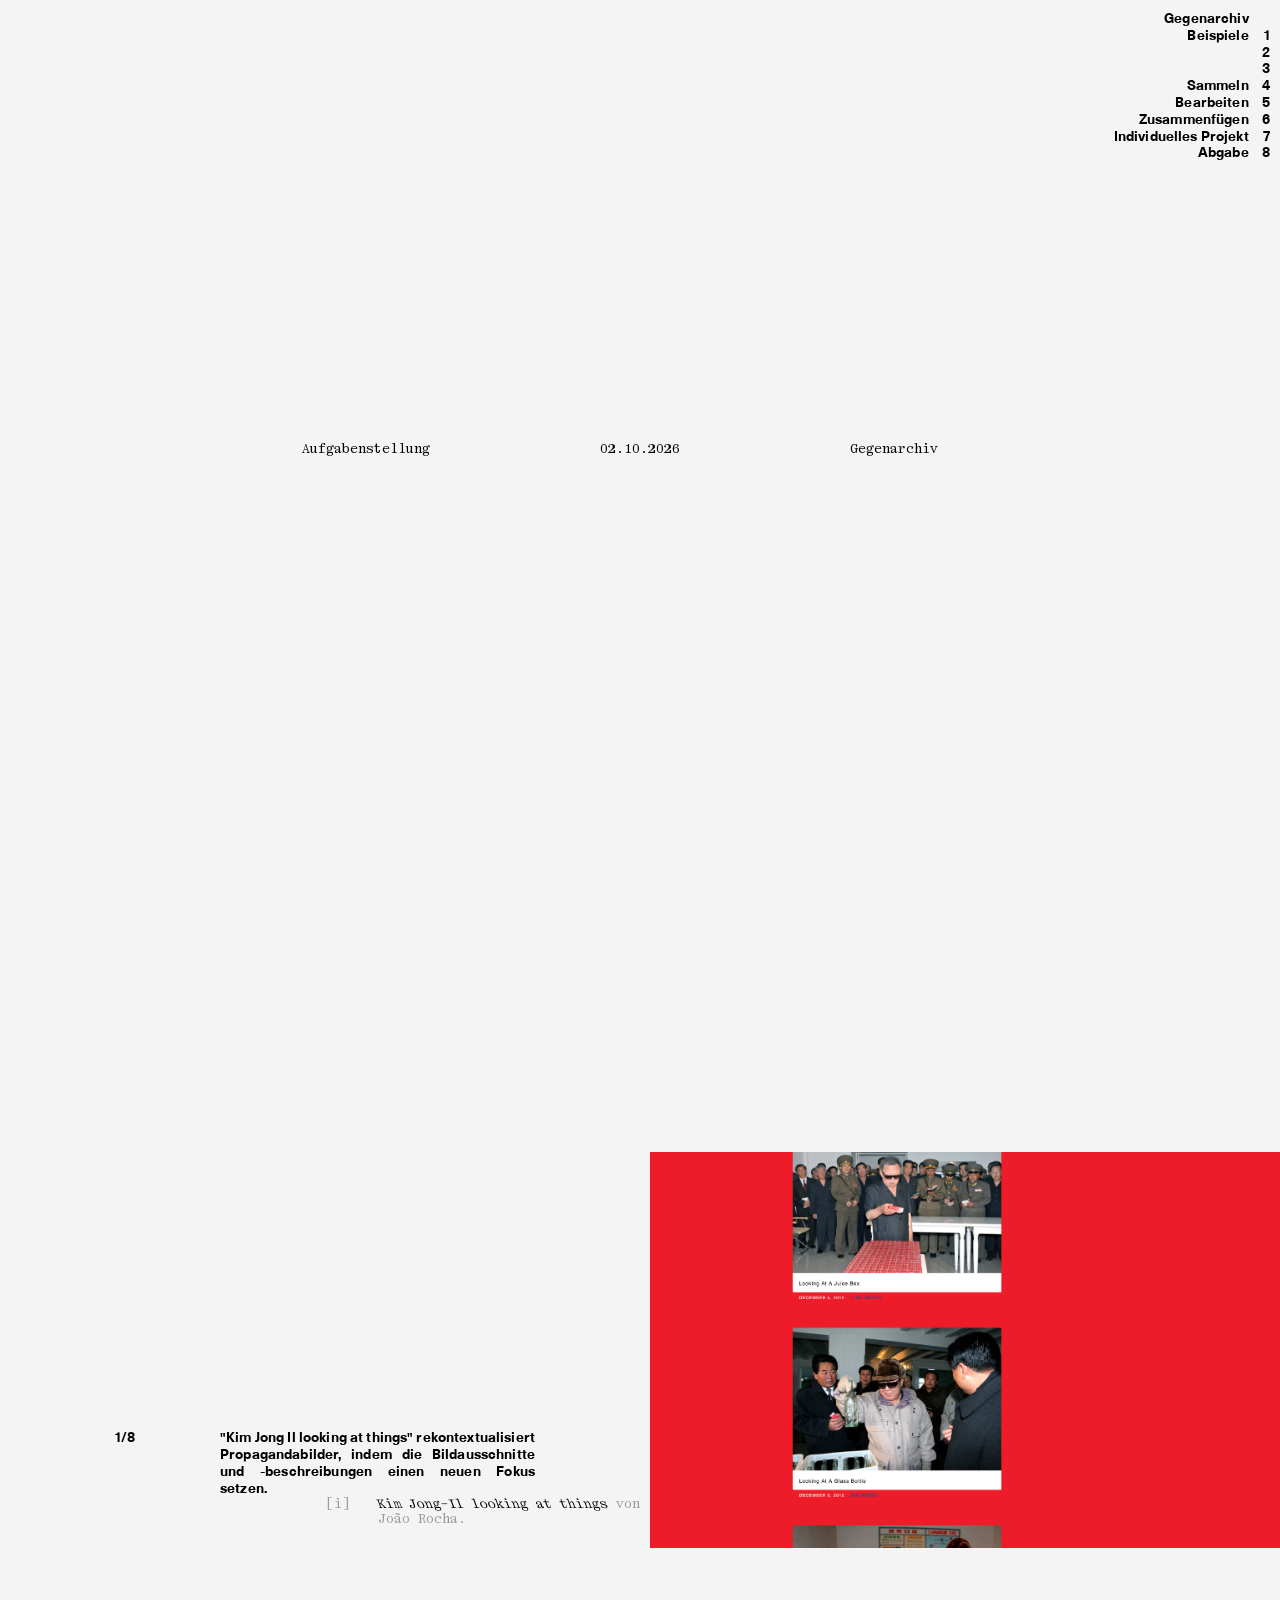
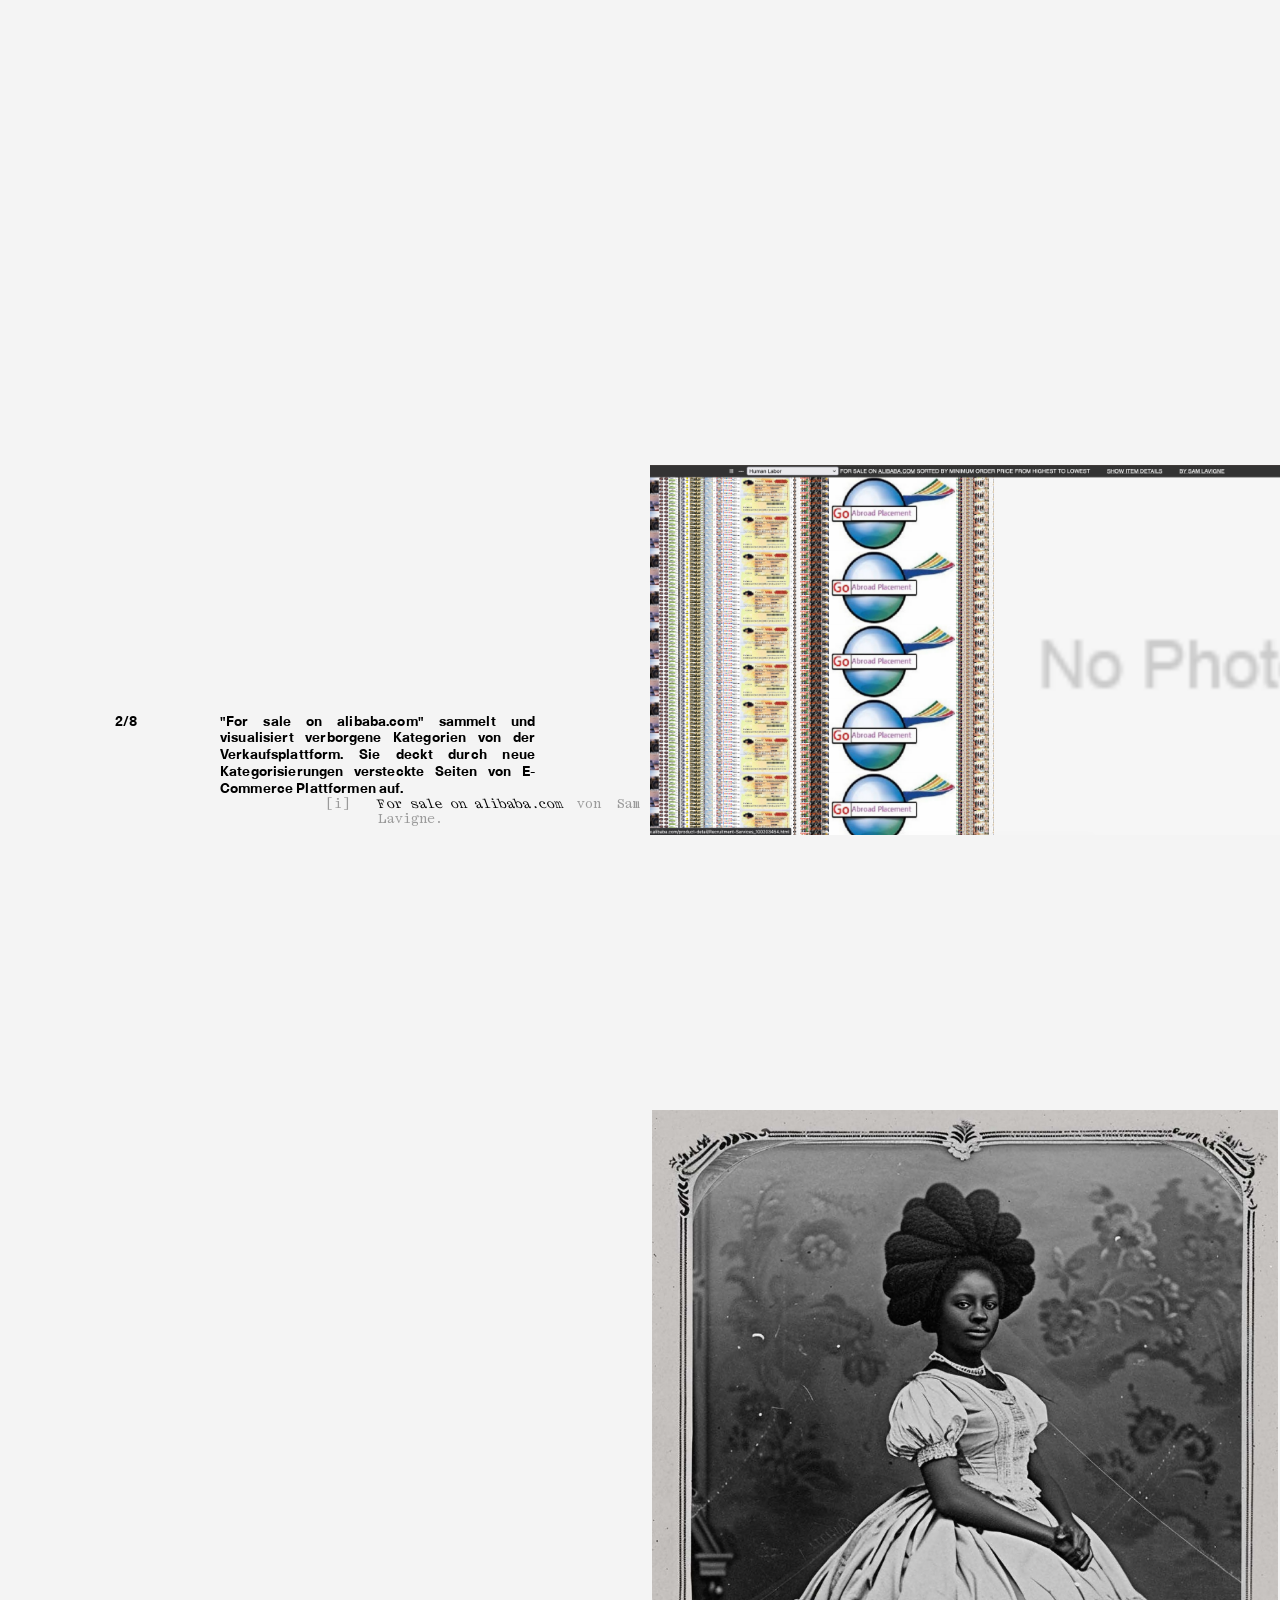
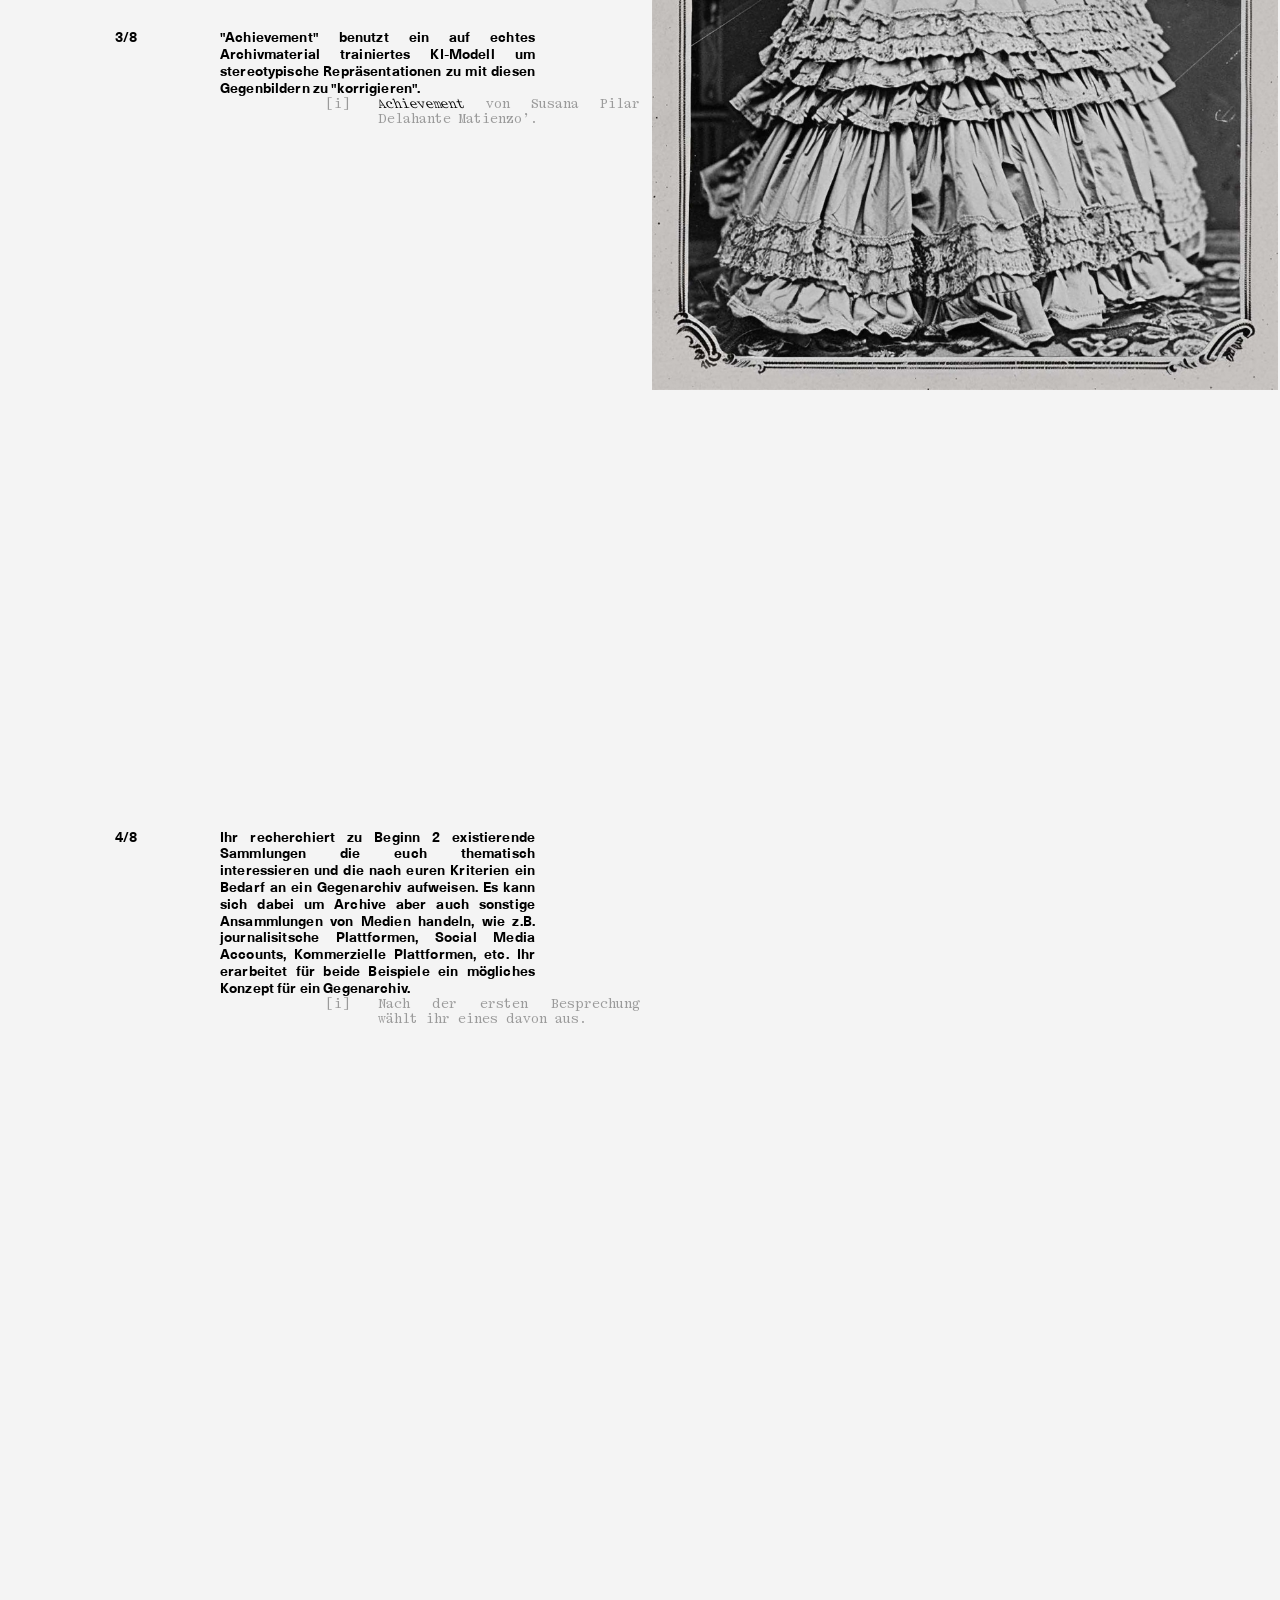
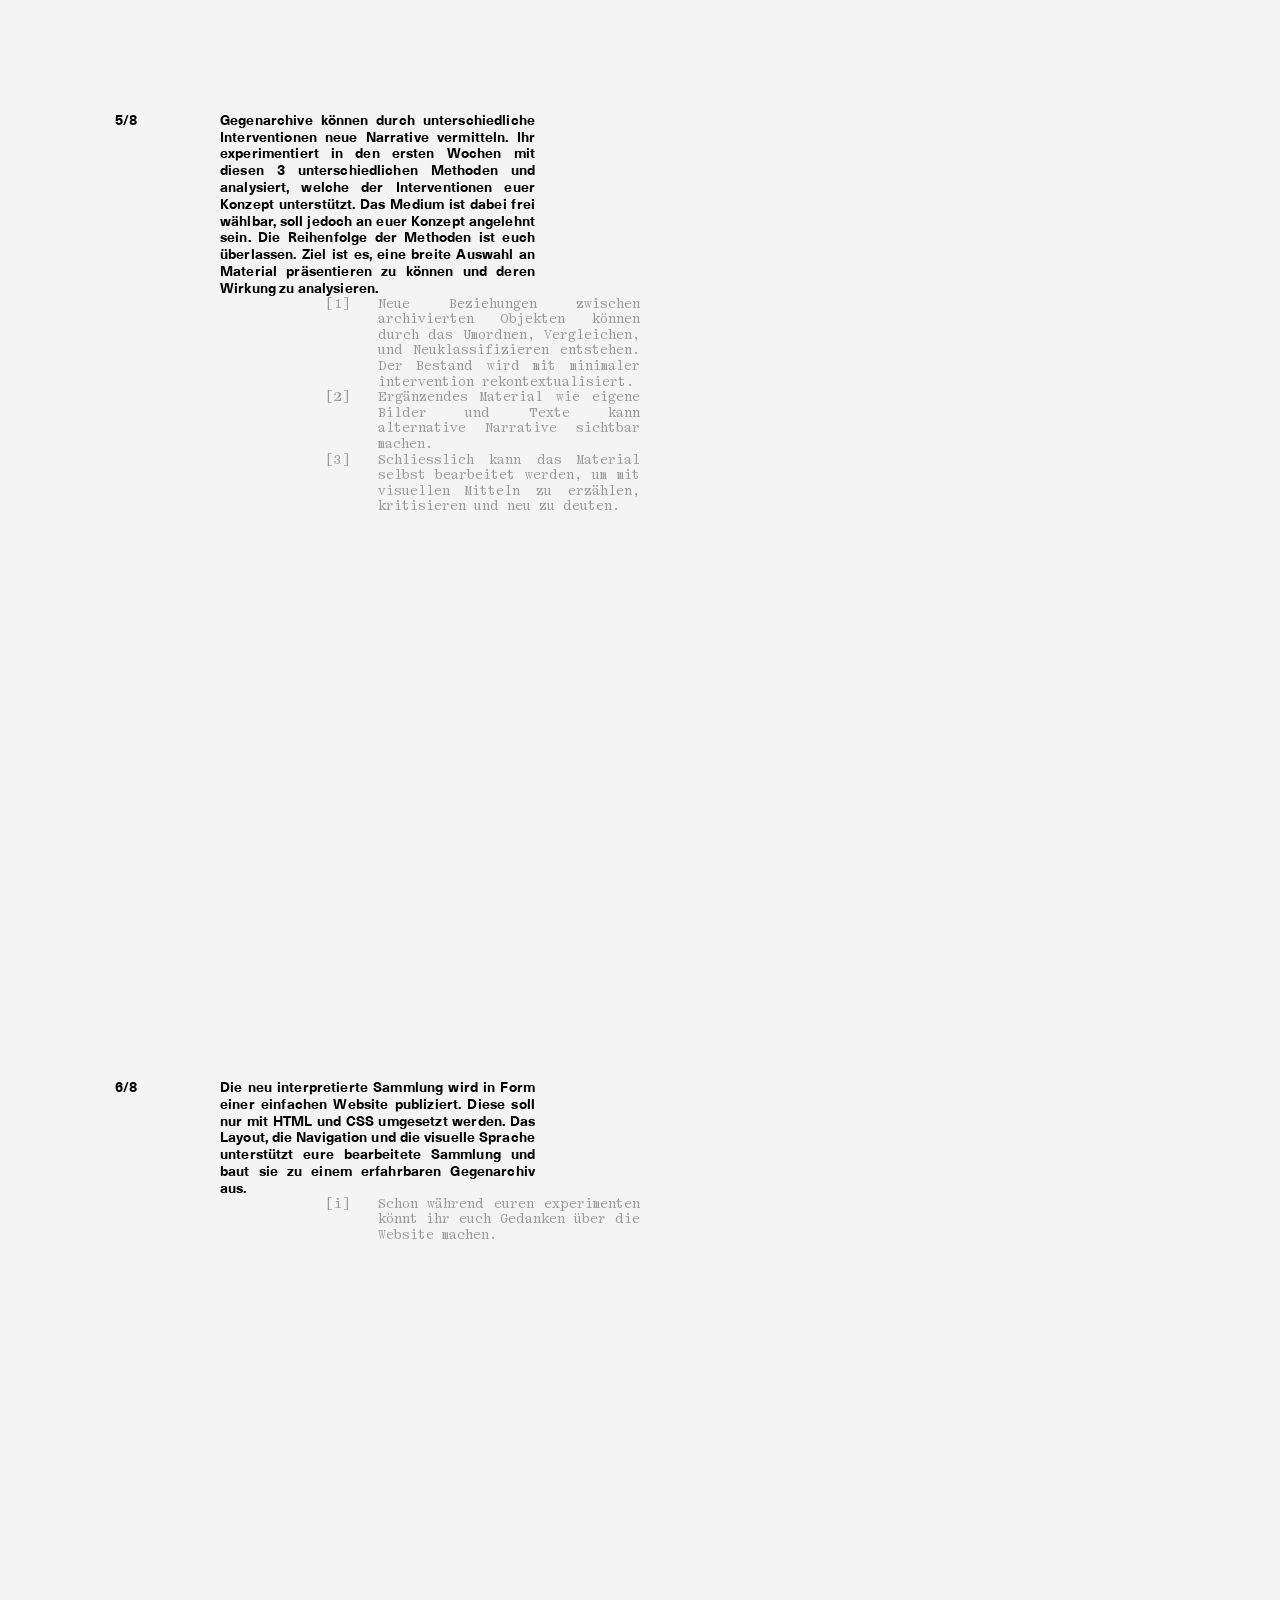
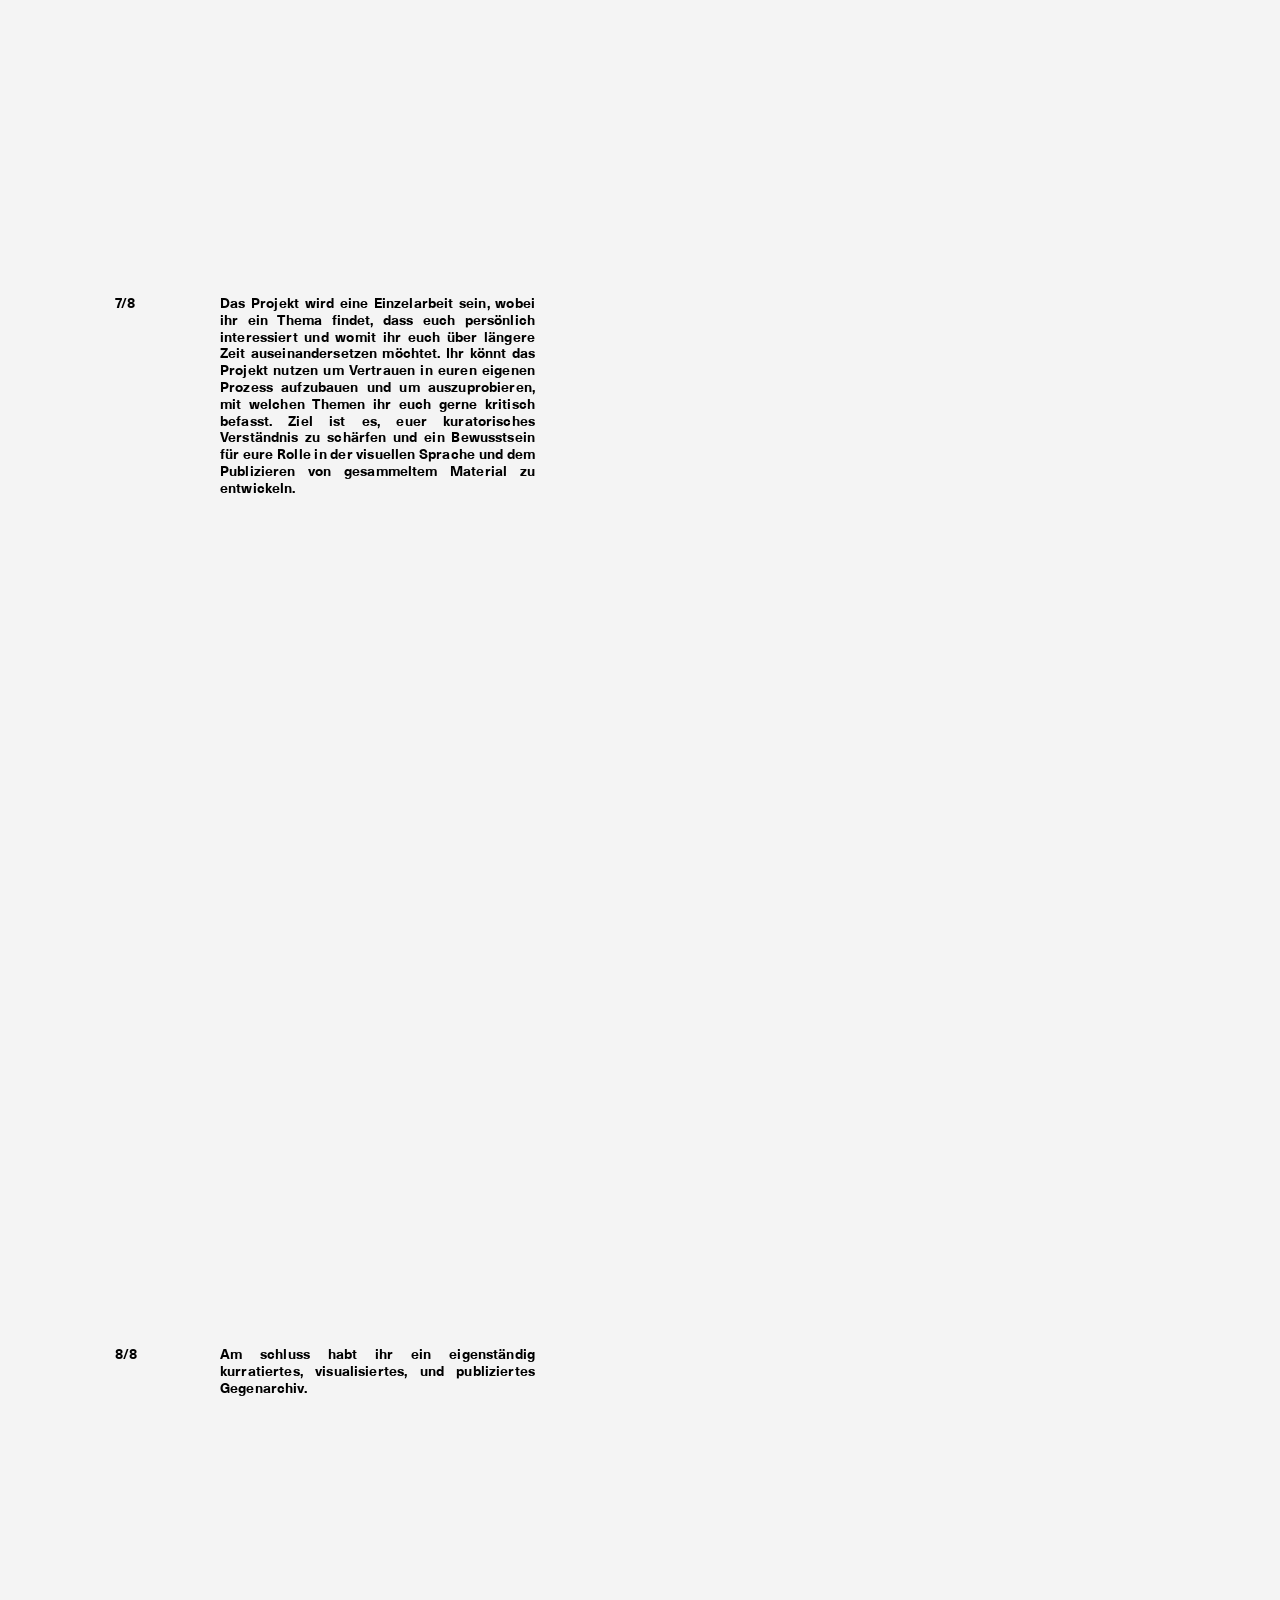
<file: Inputs/Aufgabenstellung/index.html>
<!DOCTYPE html>
<html lang="de-CH">
<head>
    <meta charset="UTF-8">
    <meta name="viewport" content="width=device-width, initial-scale=1.0">
    <title>Aufgabenstellung Semesterpojekt</title>

    <link rel="stylesheet" href="style.css">
</head>
<body>

    <div class="textPrimary contents">   
            <a href="#0"><p>Gegenarchiv</p><p></p></a>       

            <a href="#1"><p>Beispiele</p>
            <p>1</p></a>
            <a href="#2"><p></p>
            <p>2</p></a>
            <a href="#3"><p></p>
            <p>3</p></a>
            <a href="#4"><p>Sammeln</p>
            <p>4</p></a>
            <a href="#5"><p>Bearbeiten</p>
            <p>5</p></a>
            <a href="#6"><p>Zusammenfügen</p>
            <p>6</p></a>
            <a href="#7"><p>Individuelles Projekt</p>
            <p>7</p></a>
            <a href="#8"><p>Abgabe</p>
            <p>8</p></a>
    </div>

    <div class="mainTitle">
            <p>Aufgabenstellung</p>        
            <p>02.10.2026</p>
            <p>Gegenarchiv</p> 
    </div>

    <main class="grid">
        <div class="slide firstSlide" id="0">
            <div class="title textSecondary">                
                <p>Aufgabenstellung</p>        
                <p>02.10.2026</p>
                <p>Gegenarchiv</p>
            </div>
        </div>

        <div class="slide" id="1">
            <div class="content">
                <div class="mainText">
                    <div class="id textPrimary">
                        <p>
                            1/8
                        </p>
                    </div>
                    <div class="text textPrimary">
                        <p>
                        "Kim Jong Il looking at things" rekontextualisiert Propagandabilder, indem die Bildausschnitte und -beschreibungen einen neuen Fokus setzen. 
                        </p>
                    </div>
                </div>
                <div class="textSecondary source">
                    <p class="link">[i]</p>
                    <p class="description"><span class="pad"><a href="https://kimjongillookingatthings.tumblr.com/" target="_blank">Kim Jong-Il looking at things</a></span> von João Rocha.</p>
                </div>
            </div>
            <div class="image">
                <img src="media/1.png" alt="Kim Jong Il looking at things"> 
            </div>
        </div>

        <div class="slide" id="2">
            <div class="content">
                <div class="mainText">
                    <div class="id textPrimary">
                        <p>
                            2/8
                        </p>
                    </div>
                    <div class="text textPrimary">
                        <p>
                        "For sale on alibaba.com" sammelt und visualisiert verborgene Kategorien von der Verkaufsplattform. Sie deckt durch neue Kategorisierungen versteckte Seiten von E-Commerce Plattformen auf.
                        </p>
                    </div>
                </div>
                <div class="textSecondary source">
                    <p class="link">[i]</p>
                    <p class="description"><span class="pad"><a href="https://antiboredom.github.io/baabaa/index.html" target="_blank">For sale on alibaba.com</a></span> von Sam Lavigne.</p>
                </div>
            </div>
            <div class="image">
                <img src="media/2.png" alt="Kim Jong Il looking at things"> 
            </div>
        </div>

        <div class="slide" id="3">
            <div class="content">
                <div class="mainText">
                    <div class="id textPrimary">
                        <p>
                            3/8
                        </p>
                    </div>
                    <div class="text textPrimary">
                        <p>
                        "Achievement" benutzt ein auf echtes Archivmaterial trainiertes KI-Modell um stereotypische Repräsentationen zu mit diesen Gegenbildern zu "korrigieren".
                        </p>
                    </div>
                </div>
                <div class="textSecondary source">
                    <p class="link">[i]</p>
                    <p class="description"><span class="pad"><a href="https://www.stirworld.com/see-features-susana-pilar-delahante-matienzo-s-achievement-reconsiders-black-history" target="_blank">Achievement</a></span> von Susana Pilar Delahante Matienzo’.</p>
                </div>
            </div>
            <div class="image">
                <img src="media/3.jpg" alt="Kim Jong Il looking at things"> 
            </div>
        </div>

        <div class="slide" id="4">
            <div class="content">
                <div class="mainText">
                    <div class="id textPrimary">
                        <p>
                            4/8
                        </p>
                    </div>
                    <div class="text textPrimary">
                        <p>
                            Ihr recherchiert zu Beginn 2 existierende Sammlungen die euch thematisch interessieren und die nach euren Kriterien ein Bedarf an ein Gegenarchiv aufweisen. Es kann sich dabei um Archive aber auch sonstige Ansammlungen von Medien handeln, wie z.B. journalisitsche Plattformen, Social Media Accounts, Kommerzielle Plattformen, etc. Ihr erarbeitet für beide Beispiele ein mögliches Konzept für ein Gegenarchiv.
                        </p>
                    </div>
                </div>
                <div class="textSecondary source">
                    <p class="link">[i]</p>
                    <p class="description">Nach der ersten Besprechung wählt ihr eines davon aus.</p>
                </div>
            </div>
            <!-- <div class="image">
                <img src="media/4.jpeg" alt="Gessner"> 
            </div> -->
        </div>

        <div class="slide" id="5">
            <div class="content">
                <div class="mainText">
                    <div class="id textPrimary">
                        <p>
                            5/8
                        </p>
                    </div>
                    <div class="text textPrimary">
                        <p>
                            Gegenarchive können durch unterschiedliche Interventionen neue Narrative vermitteln. Ihr experimentiert in den ersten Wochen mit diesen 3 unterschiedlichen Methoden und analysiert, welche der Interventionen euer Konzept unterstützt. Das Medium ist dabei frei wählbar, soll jedoch an euer Konzept angelehnt sein. Die Reihenfolge der Methoden ist euch überlassen. Ziel ist es, eine breite Auswahl an Material präsentieren zu können und deren Wirkung zu analysieren.
                        </p>
                    </div>
                </div>
                <div class="textSecondary source">
                    <p class="link">[1]</p>
                    <p class="description">Neue Beziehungen zwischen archivierten Objekten können durch das Umordnen, Vergleichen, und Neuklassifizieren entstehen. Der Bestand wird mit minimaler intervention rekontextualisiert.</p>
                    <p class="link">[2]</p>
                    <p class="description">Ergänzendes Material wie eigene Bilder und Texte kann alternative Narrative sichtbar machen.</p>
                    <p class="link">[3]</p>
                    <p class="description">Schliesslich kann das Material selbst bearbeitet werden, um mit visuellen Mitteln zu erzählen, kritisieren und neu zu deuten.</p>
                </div>
            </div>
            <!-- <div class="image">
                <img src="media/5.png" alt="Pandectae"> 
            </div> -->
        </div>

        <div class="slide" id="6">
            <div class="content">
                <div class="mainText">
                    <div class="id textPrimary">
                        <p>
                            6/8
                        </p>
                    </div>
                    <div class="text textPrimary">
                        <p>
                            Die neu interpretierte Sammlung wird in Form einer einfachen Website publiziert. Diese soll nur mit HTML und CSS umgesetzt werden. Das Layout, die Navigation und die visuelle Sprache unterstützt eure bearbeitete Sammlung und baut sie zu einem erfahrbaren Gegenarchiv aus.
                        </p>
                    </div>
                </div>
                <div class="textSecondary source">
                    <p class="link">[i]</p>
                    <p class="description">Schon während euren experimenten könnt ihr euch Gedanken über die Website machen.</p>
                </div>
            </div>
            <!-- <div class="image">
                <img src="media/6.png" alt="Französische Spielkarten"> 
            </div> -->
        </div>

        <div class="slide" id="7">
            <div class="content">
                <div class="mainText">
                    <div class="id textPrimary">
                        <p>
                            7/8
                        </p>
                    </div>
                    <div class="text textPrimary">
                        <p>
                            Das Projekt wird eine Einzelarbeit sein, wobei ihr ein Thema findet, dass euch persönlich interessiert und womit ihr euch über längere Zeit auseinandersetzen möchtet. Ihr könnt das Projekt nutzen um Vertrauen in euren eigenen Prozess aufzubauen und um auszuprobieren, mit welchen Themen ihr euch gerne kritisch befasst. Ziel ist es, euer kuratorisches Verständnis zu schärfen und ein Bewusstsein für eure Rolle in der visuellen Sprache und dem Publizieren von gesammeltem Material zu entwickeln. 
                        </p>
                    </div>
                </div>
                <div class="textSecondary source">
                    <!-- <p class="link">[i]</p>
                    <p class="description"></p> -->
                </div>
            </div>
            <!-- <div class="image">
                <img src="media/7.jpg" alt="Mundaneum"> 
            </div> -->
        </div>


        <div class="slide" id="8">
            <div class="content">
                <div class="mainText">
                    <div class="id textPrimary">
                        <p>
                            8/8
                        </p>
                    </div>
                    <div class="text textPrimary">
                        <p>
                            Am schluss habt ihr ein eigenständig kurratiertes, visualisiertes, und publiziertes Gegenarchiv.
                        </p>
                    </div>
                </div>
                <div class="textSecondary source">
                    <!-- <p class="link">[i]</p>
                    <p class="description"></p> -->
                </div>
            </div>
            <!-- <div class="image">
                <img src="media/7.jpg" alt="Mundaneum"> 
            </div> -->
        </div>




    </main>


        

    
</body>
</html>
</file>
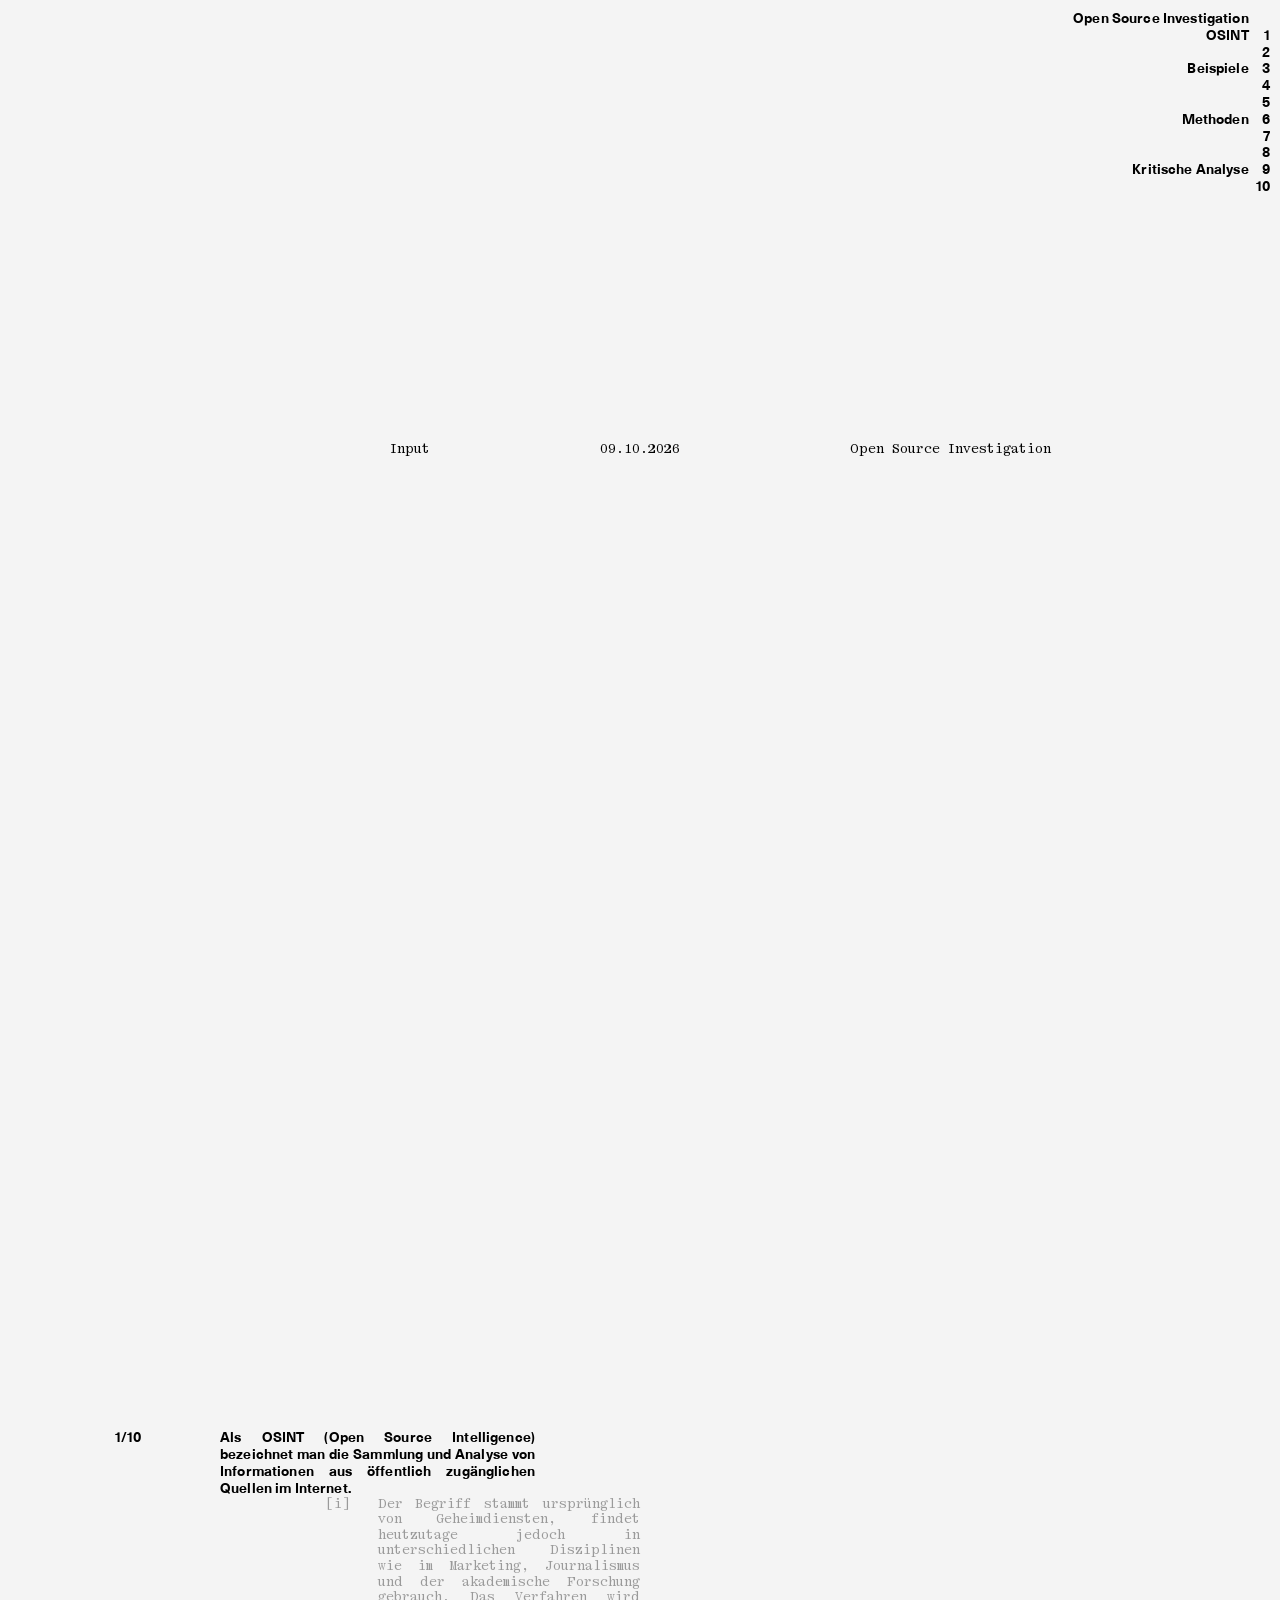
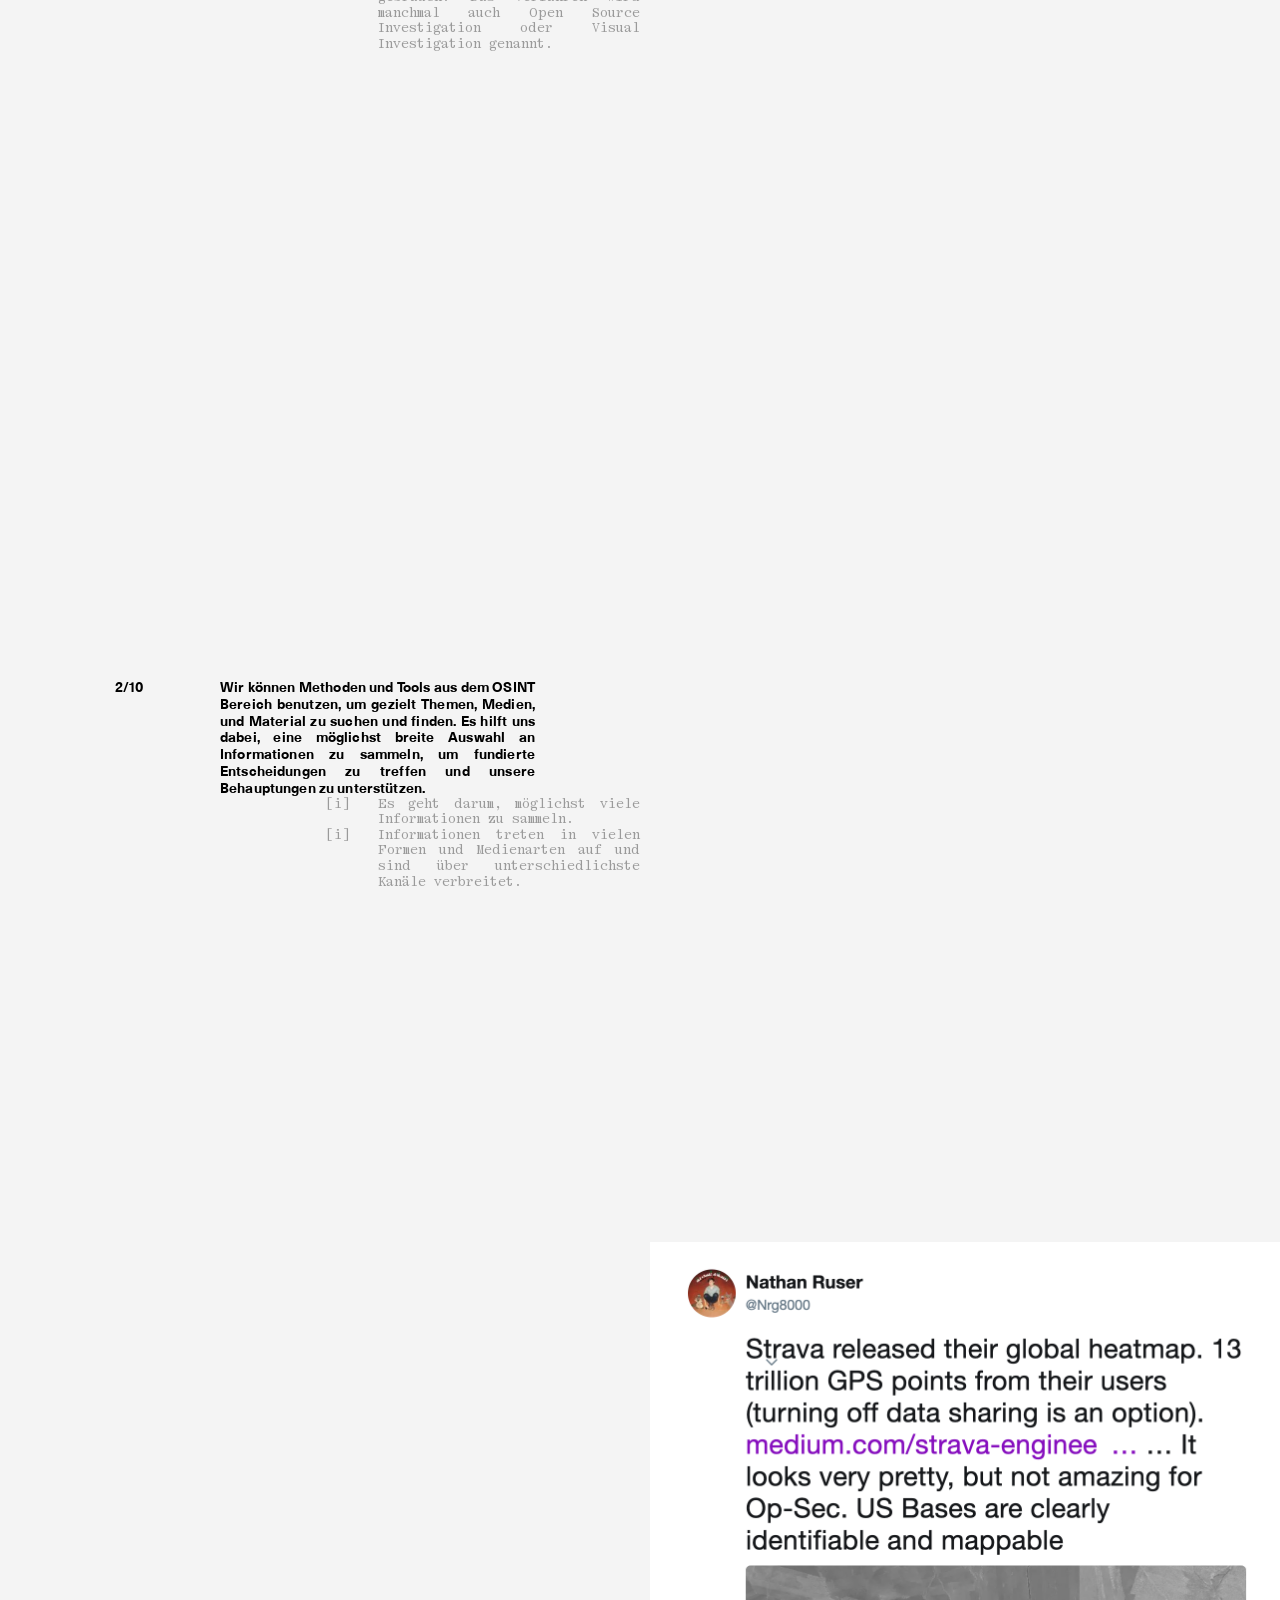
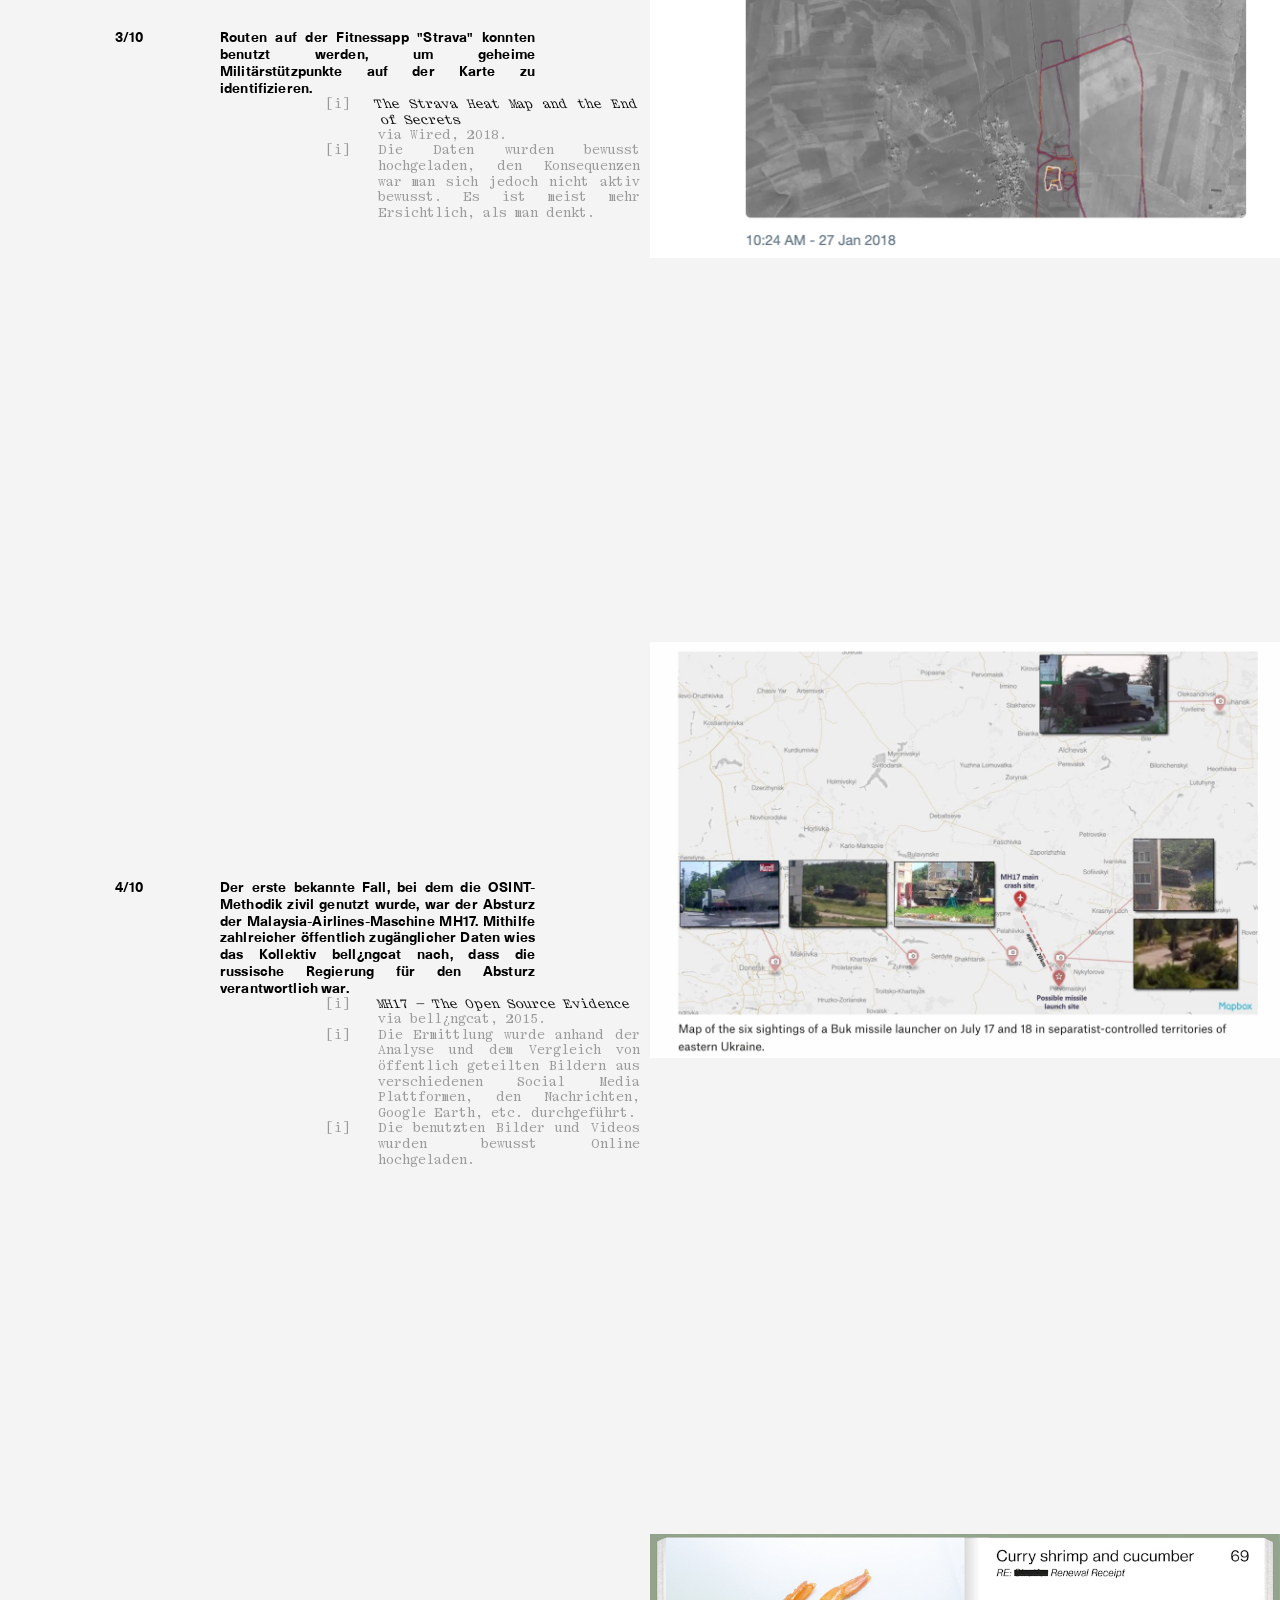
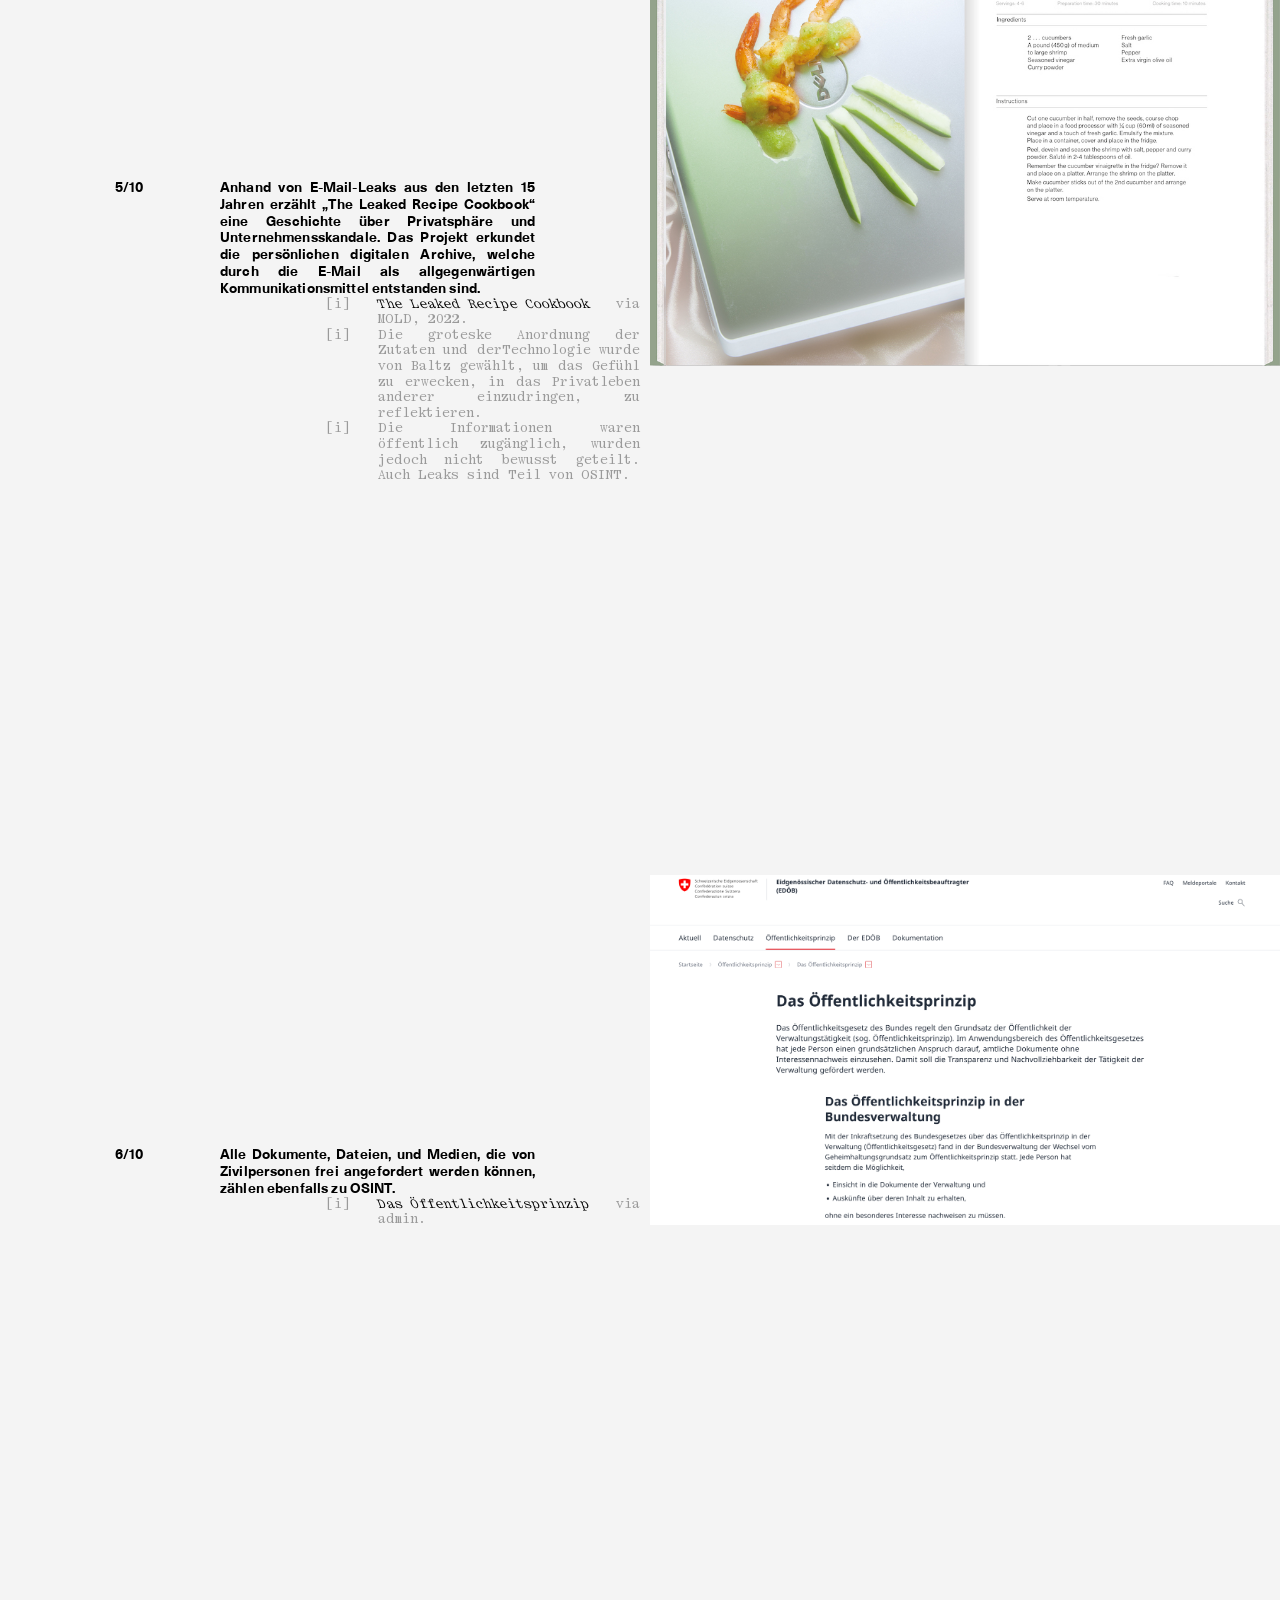
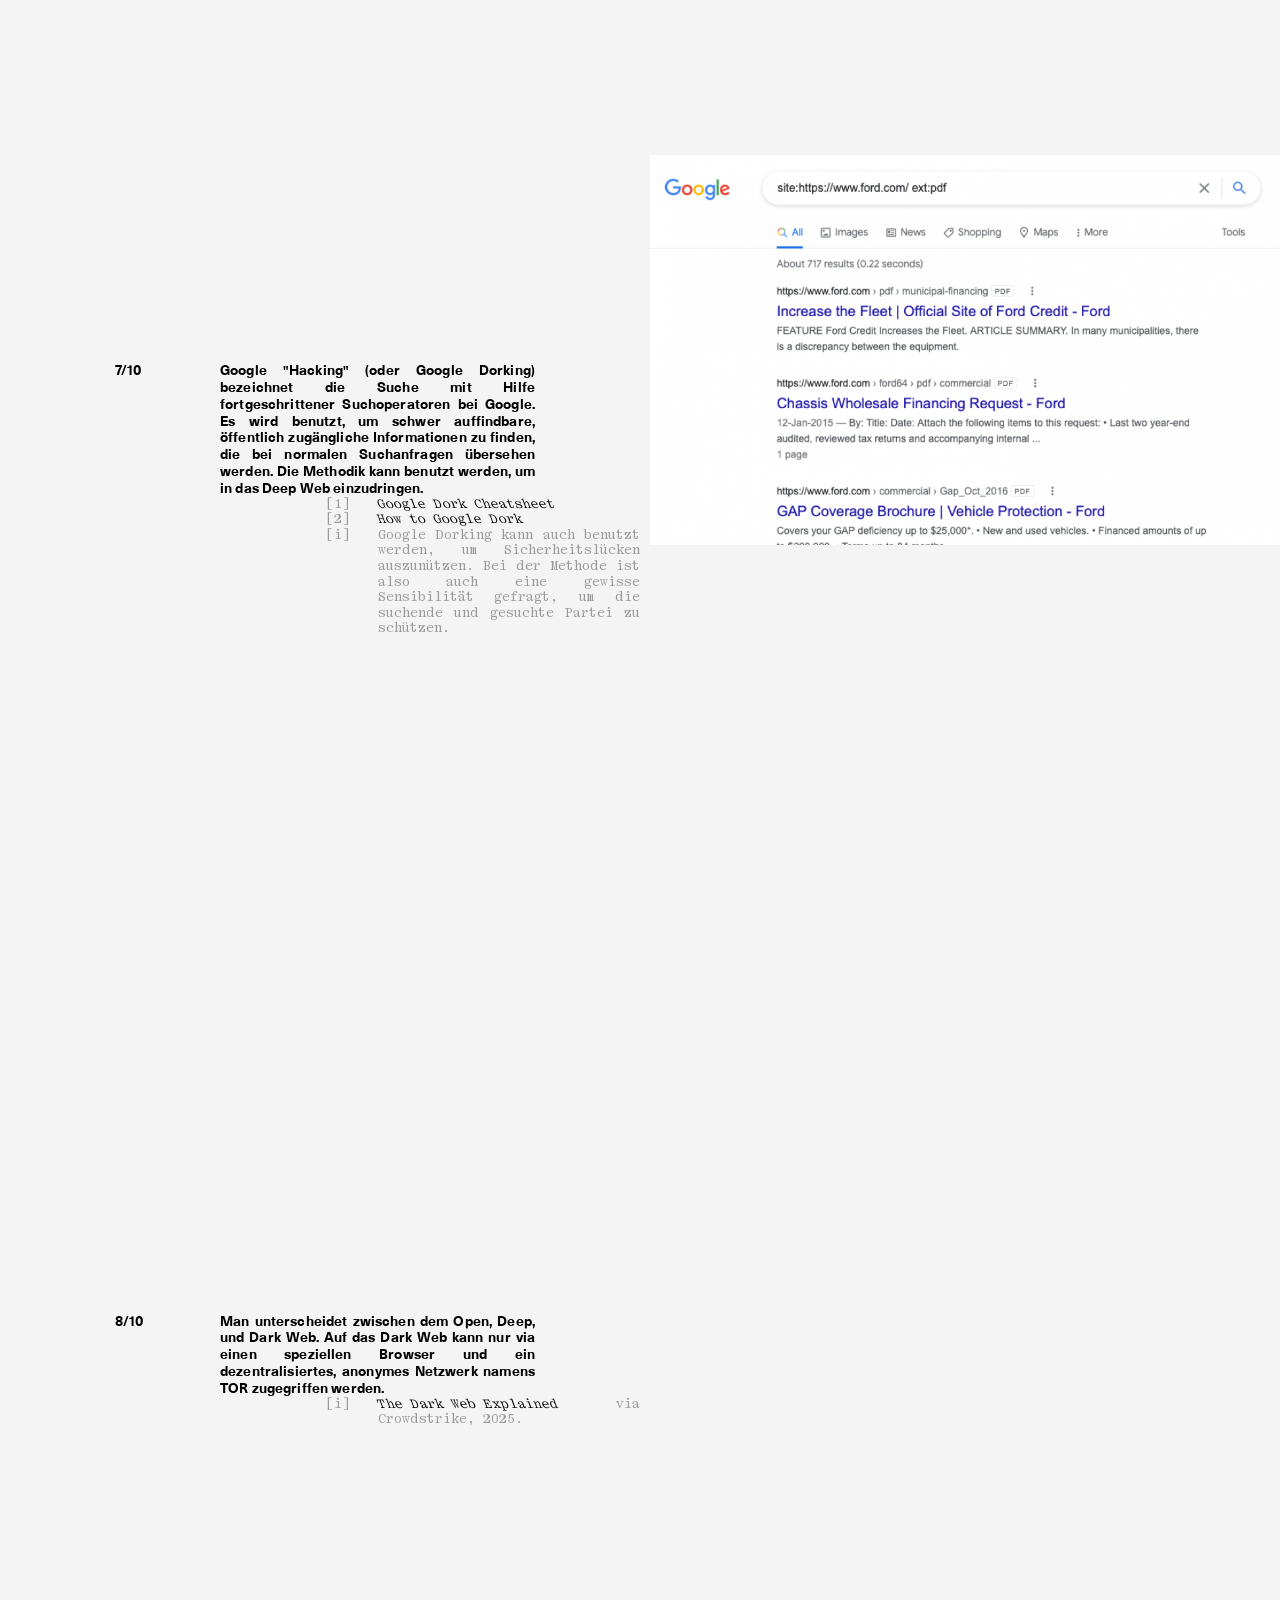
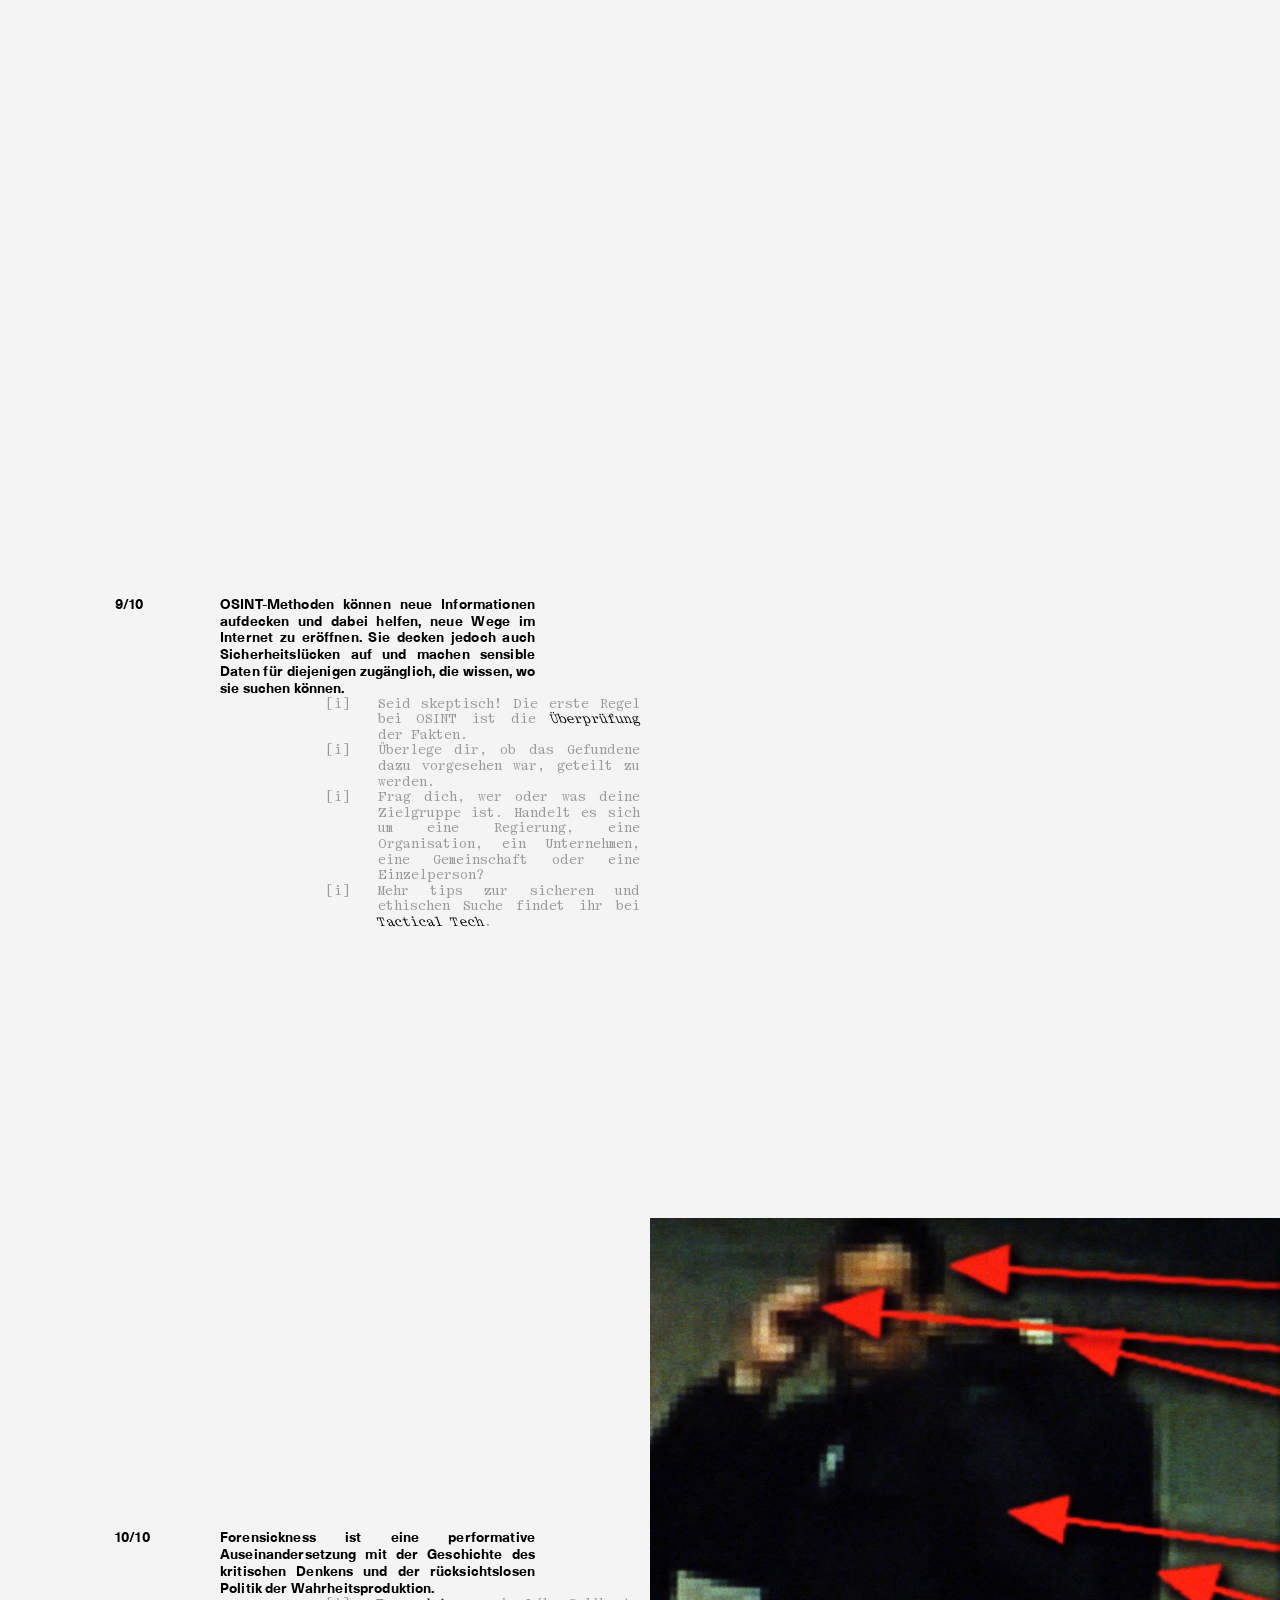
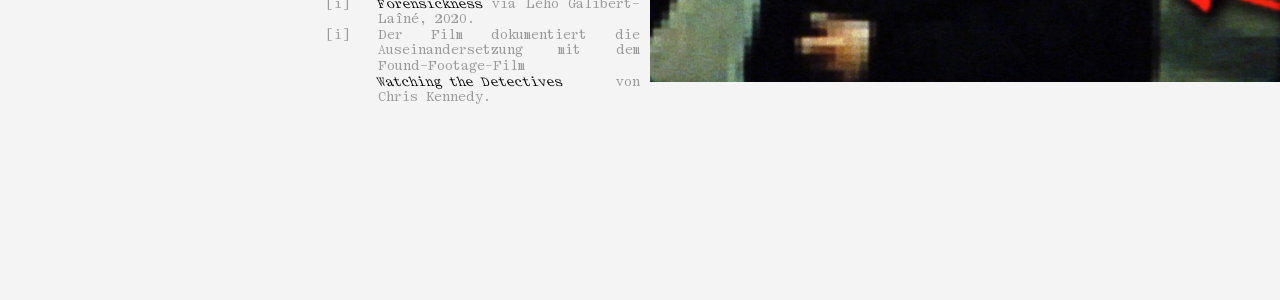
<file: Inputs/OSINT/index.html>
<!DOCTYPE html>
<html lang="de-CH">
<head>
    <meta charset="UTF-8">
    <meta name="viewport" content="width=device-width, initial-scale=1.0">
    <title>Open Source Investigation</title>

    <link rel="stylesheet" href="style.css">
</head>
<body>

    <div class="textPrimary contents">   
            <a href="#0"><p>Open Source Investigation</p><p></p></a>       

            <a href="#1"><p>OSINT</p>
            <p>1</p></a>
            <a href="#2"><p></p>
            <p>2</p></a>
            <a href="#3"><p>Beispiele</p>
            <p>3</p></a>
            <a href="#4"><p></p>
            <p>4</p></a>
            <a href="#5"><p></p>
            <p>5</p></a>
            <a href="#6"><p>Methoden</p>
            <p>6</p></a>
            <a href="#7"><p></p>
            <p>7</p></a>
            <a href="#8"><p></p>
            <p>8</p></a>
            <a href="#9"><p>Kritische Analyse</p>
            <p>9</p></a>
            <a href="#10"><p></p>
            <p>10</p></a>
    </div>

    <div class="mainTitle">
            <p>Input</p>        
            <p>09.10.2026</p>
            <p>Open Source Investigation</p>
    </div>

    <main class="grid">
        <div class="slide firstSlide" id="0">
            <div class="title textSecondary">                
                <p>Input</p>        
                <p>09.10.2026</p>
                <p>Open Source Investigation</p>
            </div>
        </div>

        <div class="slide" id="1">
            <div class="content">
                <div class="mainText">
                    <div class="id textPrimary">
                        <p>
                            1/10
                        </p>
                    </div>
                    <div class="text textPrimary">
                        <p>
                        Als OSINT (Open Source Intelligence) bezeichnet man die Sammlung und Analyse von Informationen aus öffentlich zugänglichen Quellen im Internet.
                        </p>
                    </div>
                </div>
                <div class="textSecondary source">
                    <p class="link">[i]</p>
                    <p class="description">Der Begriff stammt ursprünglich von Geheimdiensten, findet heutzutage jedoch in unterschiedlichen Disziplinen wie im Marketing, Journalismus und der akademische Forschung gebrauch. Das Verfahren wird manchmal auch Open Source Investigation oder Visual Investigation genannt.</p>
                </div>
            </div>
        
        </div>

        <div class="slide" id="2">
            <div class="content">
                <div class="mainText">
                    <div class="id textPrimary">
                        <p>
                            2/10
                        </p>
                    </div>
                    <div class="text textPrimary">
                        <p>
                        Wir können Methoden und Tools aus dem OSINT Bereich benutzen, um gezielt Themen, Medien, und Material zu suchen und finden. Es hilft uns dabei, eine möglichst breite Auswahl an Informationen zu sammeln, um fundierte Entscheidungen zu treffen und unsere Behauptungen zu unterstützen.
                        </p>
                    </div>
                </div>
                <div class="textSecondary source">
                    <p class="link">[i]</p>
                    <p class="description">Es geht darum, möglichst viele Informationen zu sammeln.</p>
                    <p class="link">[i]</p>
                    <p class="description">Informationen treten in vielen Formen und Medienarten auf und sind über unterschiedlichste Kanäle verbreitet.</p>
                </div>
            </div>
            <!-- <div class="image">
                <img src="media/2.png" alt="Kim Jong Il looking at things"> 
            </div> -->
        </div>

        <div class="slide" id="3">
            <div class="content">
                <div class="mainText">
                    <div class="id textPrimary">
                        <p>
                            3/10
                        </p>
                    </div>
                    <div class="text textPrimary">
                        <p>
                        Routen auf der Fitnessapp "Strava" konnten benutzt werden, um geheime Militärstützpunkte auf der Karte zu identifizieren.
                        </p>
                    </div>
                </div>
                <div class="textSecondary source">
                    <p class="link">[i]</p>
                    <p class="description"><span class="pad"><a href="https://www.wired.com/story/strava-heat-map-military-bases-fitness-trackers-privacy/" target="_blank">The Strava Heat Map and the End of Secrets</a></span> via Wired, 2018.</p>
                    <p class="link">[i]</p>
                    <p class="description">Die Daten wurden bewusst hochgeladen, den Konsequenzen war man sich jedoch nicht aktiv bewusst. Es ist meist mehr Ersichtlich, als man denkt.</p>
                </div>
            </div>
            <div class="image">
                <img class='show' src="media/1a.png" alt=""> 
                <img class='hover' src="media/1b.png" alt=""> 
            </div>
        </div>

         <div class="slide" id="4">
            <div class="content">
                <div class="mainText">
                    <div class="id textPrimary">
                        <p>
                            4/10
                        </p>
                    </div>
                    <div class="text textPrimary">
                        <p>
                        Der erste bekannte Fall, bei dem die OSINT-Methodik zivil genutzt wurde, war der Absturz der Malaysia-Airlines-Maschine MH17. Mithilfe zahlreicher öffentlich zugänglicher Daten wies das Kollektiv bell¿ngcat nach, dass die russische Regierung für den Absturz verantwortlich war.
                        </p>
                    </div>
                </div>
                <div class="textSecondary source">
                    <p class="link">[i]</p>
                    <p class="description"><span class="pad"><a href="https://www.bellingcat.com/app/uploads/2015/10/MH17-The-Open-Source-Evidence-EN.pdf" target="_blank">MH17 – The Open Source Evidence</a></span> via bell¿ngcat, 2015.</p>
                    <p class="link">[i]</p>
                    <p class="description">Die Ermittlung wurde anhand der Analyse und dem Vergleich von öffentlich geteilten Bildern aus verschiedenen Social Media Plattformen, den Nachrichten, Google Earth, etc. durchgeführt.</p>
                    <p class="link">[i]</p>
                    <p class="description">Die benutzten Bilder und Videos wurden bewusst Online hochgeladen.</p>
                </div>
            </div>
            <div class="image">
                <img class='show' src="media/2a.png" alt=""> 
                <img class='hover' src="media/2b.png" alt=""> 
            </div>
        </div>

        <div class="slide" id="5">
            <div class="content">
                <div class="mainText">
                    <div class="id textPrimary">
                        <p>
                            5/10
                        </p>
                    </div>
                    <div class="text textPrimary">
                        <p>
                        Anhand von E-Mail-Leaks aus den letzten 15 Jahren erzählt „The Leaked Recipe Cookbook“ eine Geschichte über Privatsphäre und Unternehmensskandale. Das Projekt erkundet die persönlichen digitalen Archive, welche durch die E-Mail als allgegenwärtigen Kommunikationsmittel entstanden sind.
                        </p>
                    </div>
                </div>
                <div class="textSecondary source">
                    <p class="link">[i]</p>
                    <p class="description"><span class="pad"><a href="https://www.stirworld.com/see-features-susana-pilar-delahante-matienzo-s-achievement-reconsiders-black-history" target="_blank">The Leaked Recipe Cookbook</a></span> via MOLD, 2022.</p>
                    <p class="link">[i]</p>
                    <p class="description">Die groteske Anordnung der Zutaten und derTechnologie wurde von Baltz gewählt, um das Gefühl zu erwecken, in das Privatleben anderer einzudringen, zu reflektieren.</p>
                    <p class="link">[i]</p>
                    <p class="description">Die Informationen waren öffentlich zugänglich, wurden jedoch nicht bewusst geteilt. Auch Leaks sind Teil von OSINT.</p>
                </div>
            </div>
            <div class="image">
                <img class='show' src="media/3a.jpg" alt=""> 
                <img class='hover' src="media/3b.jpg" alt=""> 
            </div>
        </div>

        <div class="slide" id="6">
            <div class="content">
                <div class="mainText">
                    <div class="id textPrimary">
                        <p>
                            6/10
                        </p>
                    </div>
                    <div class="text textPrimary">
                        <p>
                        Alle Dokumente, Dateien, und Medien, die von Zivilpersonen frei angefordert werden können, zählen ebenfalls zu OSINT.
                        </p>
                    </div>
                </div>
                <div class="textSecondary source">
                    <p class="link">[i]</p>
                    <p class="description"><span class="pad"><a href="https://www.stirworld.com/see-features-susana-pilar-delahante-matienzo-s-achievement-reconsiders-black-history" target="_blank">Das Öffentlichkeitsprinzip</a></span> via admin.</p>
                </div>
            </div>
            <div class="image">
                <img src="media/5.png" alt=""> 
            </div>
        </div>

        <div class="slide" id="7">
            <div class="content">
                <div class="mainText">
                    <div class="id textPrimary">
                        <p>
                            7/10
                        </p>
                    </div>
                    <div class="text textPrimary">
                        <p>
                        Google "Hacking" (oder Google Dorking) bezeichnet die Suche mit Hilfe fortgeschrittener Suchoperatoren bei Google. Es wird benutzt, um schwer auffindbare, öffentlich zugängliche Informationen zu finden, die bei normalen Suchanfragen übersehen werden. Die Methodik kann benutzt werden, um in das Deep Web einzudringen.
                        </p>
                    </div>
                </div>
                <div class="textSecondary source">
                    <p class="link">[1]</p>
                    <p class="description"><span class="pad"><a href="https://gist.github.com/sundowndev/283efaddbcf896ab405488330d1bbc06" target="_blank">Google Dork Cheatsheet</a></span></p>
                    <p class="link">[2]</p>
                    <p class="description"><span class="pad"><a href="https://hackr.io/blog/google-dorks-cheat-sheet" target="_blank">How to Google Dork</a></span></p> 
                    <p class="link">[i]</p>
                    <p class="description">Google Dorking kann auch benutzt werden, um Sicherheitslücken auszunützen. Bei der Methode ist also auch eine gewisse Sensibilität gefragt, um die suchende und gesuchte Partei zu schützen.</p>
                </div>
            </div>
            <div class="image">
                <img src="media/7.png" alt=""> 
            </div>
        </div>

        <div class="slide" id="8">
            <div class="content">
                <div class="mainText">
                    <div class="id textPrimary">
                        <p>
                            8/10
                        </p>
                    </div>
                    <div class="text textPrimary">
                        <p>
                        Man unterscheidet zwischen dem Open, Deep, und Dark Web. Auf das Dark Web kann nur via einen speziellen Browser und ein dezentralisiertes, anonymes Netzwerk namens TOR zugegriffen werden.
                        </p>
                    </div>
                </div>
                <div class="textSecondary source">
                    <p class="link">[i]</p>
                    <p class="description"><span class="pad"><a href="https://www.crowdstrike.com/en-us/cybersecurity-101/threat-intelligence/dark-web/" target="_blank">The Dark Web Explained</a></span> via Crowdstrike, 2025.</p>
                </div>
            </div>
            <!-- <div class="image">
                <img src="media/8.png" alt=""> 
            </div> -->
        </div>

        <div class="slide" id="9">
            <div class="content">
                <div class="mainText">
                    <div class="id textPrimary">
                        <p>
                            9/10
                        </p>
                    </div>
                    <div class="text textPrimary">
                        <p>
                            OSINT-Methoden können neue Informationen aufdecken und dabei helfen, neue Wege im Internet zu eröffnen. Sie decken jedoch auch Sicherheitslücken auf und machen sensible Daten für diejenigen zugänglich, die wissen, wo sie suchen können.
                        </p>
                    </div>
                </div>
                <div class="textSecondary source">
                    <p class="link">[i]</p>
                    <p class="description">Seid skeptisch! Die erste Regel bei OSINT ist die <span class="pad"><a href="https://www.investintech.com/resources/blog/archives/9120-fact-check-tools-tips.html" target="_blank">Überprüfung</a></span> der Fakten. </p>
                    <p class="link">[i]</p>
                    <p class="description">Überlege dir, ob das Gefundene dazu vorgesehen war, geteilt zu werden.</p>
                    <p class="link">[i]</p>
                    <p class="description">Frag dich, wer oder was deine Zielgruppe ist. Handelt es sich um eine Regierung, eine Organisation, ein Unternehmen, eine Gemeinschaft oder eine Einzelperson?</p>
                    <p class="link">[i]</p>
                    <p class="description">Mehr tips zur sicheren und ethischen Suche findet ihr bei <span class="pad"><a href="https://kit.exposingtheinvisible.org/en/index.html" target="_blank">Tactical Tech</a></span>.</p>
                </div>
            </div>
            <!-- <div class="image">
                <img src="media/6.png" alt="Französische Spielkarten"> 
            </div> -->
        </div>


        <div class="slide" id="10">
            <div class="content">
                <div class="mainText">
                    <div class="id textPrimary">
                        <p>
                            10/10
                        </p>
                    </div>
                    <div class="text textPrimary">
                        <p>
                        Forensickness ist eine performative Auseinandersetzung mit der Geschichte des kritischen Denkens und der rücksichtslosen Politik der Wahrheitsproduktion. 
                        </p>
                    </div>
                </div>
                <div class="textSecondary source">
                    <p class="link">[i]</p>
                    <p class="description"><span class="pad"><a href="https://lehogalibertlaine.com/forensickness" target="_blank">Forensickness</a></span> via Lého Galibert-Laîné, 2020.</p>
                    <p class="link">[i]</p>
                    <p class="description">Der Film dokumentiert die Auseinandersetzung mit dem Found-Footage-Film <span class="pad"><a href="https://lightcone.org/en/film-13175-watching-the-detectives" target="_blank">Watching the Detectives</a></span> von Chris Kennedy.</p>
                </div>
            </div>
            <div class="image">
                <img src="media/10.jpg" alt="Mundaneum"> 
            </div>
        </div>

        <!-- <div class="slide" id="7">
            <div class="content">
                <div class="mainText">
                    <div class="id textPrimary">
                        <p>
                            11/10
                        </p>
                    </div>
                    <div class="text textPrimary">
                        <p>
                        In der Datenbank "OSINT Framework" ist ein ganzes Netzwerk an Suchmethoden und Resourcen zu finden.
                        </p>
                    </div>
                </div>
                <div class="textSecondary source">
                    <p class="link">[i]</p>
                    <p class="description"></p>
                </div>
            </div>
            <div class="image">
                <img src="media/11.png" alt=""> 
            </div>
        </div> -->


<!-- Choose 3 methods based on a topic of a thing you collected. Try to broaden your search methods. What can you find with conventional and easily accessible methods, such as wikipedia or instagram search? Can you find out more by following a trail of sources or google dorking? Use also a method that you are completely unfamiliar with. Gather in groups of 5 to discuss what you've found, Document your findings on the notepad. -->

    </main>


        

    
</body>
</html>
</file>
<file: style.css>
@font-face {
  font-family: "Kommuna Normal";
  src: url("./font/Kommuna-Normal.woff2");
}


@font-face {
  font-family: "Unica77 Bold";
  src: url("./font/Unica77-Bold.woff2");
}

:root {
    --font-family-primary: 'Unica77 Bold';
    --font-family-secondary: 'Kommuna Normal';
    --font-size-primary: 14px;
    --font-size-secondary: 13px;
    --line-height-primary: 1.2;
    --line-height-secondary: 1.2;
    --letter-spacing-primary: 0.01em;
    --letter-spacing-secondary: 0em;
    --text-color-primary: #000000;
    --text-color-secondary: #9a9a9a;
    --text-color-active: #ff1010;
    --background-color: #f4f4f4;
    --margin-large: 50px;
    --margin-small: 15px;
}

* {
    margin: 0;
    padding: 0;
    box-sizing: content-box;
}

html {
    height: 100%;
    margin: 10px;
    scroll-behavior: smooth;
}

body {
    min-height: 100vh;
    width: 100%;
    background-color: var(--background-color);
    overflow: hidden;
    -webkit-font-smoothing: antialiased;
    hyphens: auto;
    overflow-y: scroll;
}

.grid {
    display: grid;
    grid-template-columns: repeat(12, 1fr);
    align-items: start;
    width: 50%;
    margin-left: auto;
}


p {
    margin: 0;
    padding: 0;
}

a {
    all: unset;
    cursor: pointer;
}

a:hover {
    color:#f00707;
}


.textPrimary{
    font-family: var(--font-family-primary);
    font-size: var(--font-size-primary);
    line-height: var(--line-height-primary);
    letter-spacing: var(--letter-spacing-primary);
}

.textSecondary{
    font-family: var(--font-family-secondary);
    font-size: var(--font-size-secondary);
    line-height: var(--line-height-secondary);
    letter-spacing: var(--letter-spacing-secondary);
    color: var(--text-color-secondary);
}

.textSecondary span{
    display: inline-block;
    transform: skewX(20deg);
}

.contents{
    position: fixed;
    display: grid;
    width: 16.666%;
    grid-template-columns: 10% 90%;
}

.contents a {
    display: contents;
}

.mainTitle{
    position: fixed;
    top: 10px;
    right: 10px;
    bottom: 10px;
    writing-mode: vertical-rl;
    display: grid;
    grid-template-columns: 1fr 1fr 1fr;
    font-family: var(--font-family-secondary);
    font-size: var(--font-size-secondary);
}

.mainTitle p:nth-child(2) {
    text-align: center;
}

.mainTitle p:nth-child(3) {
    text-align: end;
}

.contact{
    position: fixed;
    bottom: 10px;
    left: 10px;
    display: grid;
    grid-template-rows: 1fr 1fr;
    font-family: var(--font-family-secondary);
    font-size: var(--font-size-secondary);
    color: var(--text-color-secondary);
}

.alpha {
    grid-column: 1 / span 10;
    scroll-margin-top: 10px;
}

.one {
    grid-row: 1;
    display: grid;
    grid-template-columns: subgrid;
    flex-direction: column;
    justify-content: left;
    margin-bottom: var(--margin-large);
}

.two {
    grid-row: 2;
    display: grid;
    grid-template-columns: subgrid;
    flex-direction: column;
    justify-content: left;
    margin-bottom: var(--margin-large);

}

.three {
    grid-row: 3;
    display: grid;
    grid-template-columns: subgrid;
    flex-direction: column;
    justify-content: left;
    margin-bottom: var(--margin-large);
}

.four {
    grid-row: 4;
    display: grid;
    grid-template-columns: subgrid;
    flex-direction: column;
    justify-content: left;
    margin-bottom: var(--margin-large);
}

.five {
    grid-row: 5;
    display: grid;
    grid-template-columns: subgrid;
    flex-direction: column;
    justify-content: left;
}

.aa{
    grid-column: 3 / span 2;
}

.bb{
    grid-column: 5 / span 6;
    text-align: justify;
    text-align-last: left;
}

.cc {
    grid-column: 1 / span 6;
    text-align: justify;
    text-align-last: left;
    display: grid;
    grid-template-columns: subgrid;
}

.cc .link {
    grid-column: 1 / span 1;
    float: left;
}

.dd {
    grid-column: 1 / span 6;
    text-align: justify;
    text-align-last: left;
    /* margin-bottom: var(--margin-small); */
}

.ee {
    grid-column: 2 / span 6;
    text-align: justify;
    text-align-last: left;
    
    color: var(--text-color-primary);
    display: grid;
    flex-direction: row;
    grid-template-columns: subgrid;
    transform: skewX(20deg);
}

.ee .time{
   grid-column: 1 / span 1;
    float: left;
    clear: left;
}

.time span{
    display: inline-block;
    transform: skewX(-40deg);
}

.ee .time:first-child{
    float: none;
}

.description {
    grid-column: 2 / span 5;
}

.break {
    transform: skewX(-40deg);
    grid-column: 2 / span 5;
    color: var(--text-color-secondary);
}

.top {
    margin-top: var(--margin-small);
}

.bottom {
    margin-bottom: var(--margin-small);
}

.active {
    /* text-emphasis: "^" var(--text-color-active);
    text-emphasis-position: under; */
    color: var(--text-color-primary);
    transform: skewX(-20deg);
}




/* Media Queries */

/* Tablet */
@media (max-width: 1035px) {
    .grid {
        width: 75%;
    }
}

/* Mobile */
@media (max-width: 600px) {
    :root {
    --font-size-primary: 12px;
    --font-size-secondary: 11px;
    --line-height-primary: 1.15;
    --line-height-secondary: 1.15;
    --margin-large: 30px;
    --margin-small: 10px;
    }
    .contents{
    width: 30%;
    grid-template-columns: 10% 90%;
}
    .grid {
        width: 90%;
        padding-top: 100px;
        margin-right: auto;
    }
    .four {
    grid-column: 1 / span 12;
    }
    .one{
        scroll-margin-top: 100px;
    }
    .alpha {
        grid-column: 1 / span 12;
    }
    .bb {
        grid-column: 5 / span 8;
    }
    .cc {
        grid-column: 1 / span 9;
    }
    .dd {
        grid-column: 1 / span 9;
    }
    .ee {
        grid-column: 2 / span 9;
    }
    .ee .time{
        grid-column: 1 / span 2;
    }
    .description {
        grid-column: 3 / span 8;
    }
    .break {
        grid-column: 3 / span 8;
    }
}
</file>
<file: Exercises/Investigation/style.css>
@font-face {
  font-family: "Kommuna Normal";
  src: url("./../../font/Kommuna-Normal.woff2");
}


@font-face {
  font-family: "Unica77 Bold";
  src: url("./../../font/Unica77-Bold.woff2");
}

:root {
    --font-family-primary: 'Unica77 Bold';
    --font-family-secondary: 'Kommuna Normal';
    --font-size-primary: 14px;
    --font-size-secondary: 13px;
    --line-height-primary: 1.2;
    --line-height-secondary: 1.2;
    --letter-spacing-primary: 0.01em;
    --letter-spacing-secondary: 0em;
    --text-color-primary: #000000;
    --text-color-secondary: #9a9a9a;
    --text-color-active: #8efa30;
    --background-color: #f4f4f4;
    --margin-large: 50px;
    --margin-small: 15px;
}

* {
    margin: 0;
    padding: 0;
    box-sizing: content-box;
}

html {
    height: 100%;
    scroll-behavior: auto;
    scroll-snap-type: y mandatory;
}

body {
    min-height: 100vh;
    width: 100%;
    background-color: var(--background-color);
    overflow: hidden;
    -webkit-font-smoothing: antialiased;
    hyphens: auto;
    overflow-y: scroll;
}

/* One column, one full-window row per .slide */
.grid {
    display: grid;
    grid-template-columns: 1fr;
    grid-auto-rows: 100vh;
}


p {
    margin: 0;
    padding: 0;
}

a {
    all: unset;
    cursor: pointer;
}

img {
    height: 100%; width: 100%; object-fit: contain;
    margin-left: 10px;
}


.textPrimary{
    font-family: var(--font-family-primary);
    font-size: var(--font-size-primary);
    line-height: var(--line-height-primary);
    letter-spacing: var(--letter-spacing-primary);
}

.textSecondary{
    font-family: var(--font-family-secondary);
    font-size: var(--font-size-secondary);
    line-height: var(--line-height-secondary);
    letter-spacing: var(--letter-spacing-secondary);
    color: var(--text-color-secondary);
}

.textSecondary span{
    display: inline-block;
    transform: skewX(20deg);
}

.contents{
    position: fixed;
    display: grid;
    top: 10px;
    right: 10px;
    width: 16.666%;
    text-align: right;
    grid-template-columns: 90% 10%;
}

.contents a {
    display: contents;
}

.mainTitle{
    position: fixed;
    top: 10px;
    left: 10px;
    bottom: 10px;
    writing-mode: sideways-lr;
    display: grid;
    grid-template-columns: 1fr 1fr 1fr;
    font-family: var(--font-family-secondary);
    font-size: var(--font-size-secondary);
    z-index: -100;
}

.mainTitle p:nth-child(2) {
    text-align: center;
}

.mainTitle p:nth-child(3) {
    text-align: end;
}

.title{
    display: grid;
    grid-template-columns: 1fr 1fr 1fr;
    grid-column: 1 / -1;
    grid-row: 2;
    align-items: center;
    justify-content: center;
    color: var(--text-color-primary);
}

.title p:nth-child(1) {
    text-align: end;
}

.title p:nth-child(2) {
    text-align: center;
}


/* Slides */

.slide{
    padding: 10px;
    display: grid;
    grid-template-columns: repeat(24, 1fr);
    grid-template-rows: repeat(3, 1fr);
    /* border-bottom: var(--text-color-active) 1px solid; */
    scroll-snap-align: start;
    text-align: justify;
}

.content {
    grid-column: 1 / -1;
    grid-row: 2/4;
    display: grid;
    grid-template-columns: subgrid;
    grid-template-rows: subgrid;
    align-content: end;
}

.mainText{
    align-content: end;
    display: grid;
    grid-column: 3 / span 8;
    grid-template-columns: subgrid;
}

.id {
    grid-column: 1 / span 2;
    grid-row: 1;

}

.text {
    grid-column: 3 / span 6;
    grid-row: 1;

}

.source {
    align-content: start;
    grid-row: 2;
    grid-column: 7 / span 6;
    display: grid;
    grid-template-columns: subgrid;
}

.link {
    grid-column: 1;
}
.description {
    grid-column: 2 / span 5;
}

.pad a{
    transform: skewX(20deg);
    color: var(--text-color-primary);
}

.image {
    /* background-color: #8efa30; */
    grid-column: 13 / span 12;
    grid-row: 1 / 4;
    z-index: -1;
    align-items: center;
    justify-content: center;
    /* opacity: 0.33; */
}

.firstSlide {
    background-color: var(--background-color);
}

/* Media Queries */

/* Tablet */
@media (max-width: 1035px) {

}

/* Mobile */
@media (max-width: 600px) {
    :root {
    --font-size-primary: 12px;
    --font-size-secondary: 11px;
    --line-height-primary: 1.15;
    --line-height-secondary: 1.15;
    --margin-large: 30px;
    --margin-small: 10px;
    }
    .contents{
    width: 30%;
    grid-template-columns: 10% 90%;
}

}
</file>
<file: Exercises/WebArchives/style.css>
@font-face {
  font-family: "Kommuna Normal";
  src: url("./../../font/Kommuna-Normal.woff2");
}


@font-face {
  font-family: "Unica77 Bold";
  src: url("./../../font/Unica77-Bold.woff2");
}

:root {
    --font-family-primary: 'Unica77 Bold';
    --font-family-secondary: 'Kommuna Normal';
    --font-size-primary: 14px;
    --font-size-secondary: 13px;
    --line-height-primary: 1.2;
    --line-height-secondary: 1.2;
    --letter-spacing-primary: 0.01em;
    --letter-spacing-secondary: 0em;
    --text-color-primary: #000000;
    --text-color-secondary: #9a9a9a;
    --text-color-active: #8efa30;
    --background-color: #f4f4f4;
    --margin-large: 50px;
    --margin-small: 15px;
}

* {
    margin: 0;
    padding: 0;
    box-sizing: content-box;
}

html {
    height: 100%;
    scroll-behavior: auto;
    scroll-snap-type: y mandatory;
}

body {
    min-height: 100vh;
    width: 100%;
    background-color: var(--background-color);
    overflow: hidden;
    -webkit-font-smoothing: antialiased;
    hyphens: auto;
    overflow-y: scroll;
}

/* One column, one full-window row per .slide */
.grid {
    display: grid;
    grid-template-columns: 1fr;
    grid-auto-rows: 100vh;
}


p {
    margin: 0;
    padding: 0;
}

a {
    all: unset;
    cursor: pointer;
}

img {
    height: 100%; width: 100%; object-fit: contain;
}


.textPrimary{
    font-family: var(--font-family-primary);
    font-size: var(--font-size-primary);
    line-height: var(--line-height-primary);
    letter-spacing: var(--letter-spacing-primary);
}

.textSecondary{
    font-family: var(--font-family-secondary);
    font-size: var(--font-size-secondary);
    line-height: var(--line-height-secondary);
    letter-spacing: var(--letter-spacing-secondary);
    color: var(--text-color-secondary);
}

.textSecondary span{
    display: inline-block;
    transform: skewX(20deg);
}

.contents{
    position: fixed;
    display: grid;
    top: 10px;
    right: 10px;
    width: 16.666%;
    text-align: right;
    grid-template-columns: 90% 10%;
}

.contents a {
    display: contents;
}

.mainTitle{
    position: fixed;
    top: 10px;
    left: 10px;
    bottom: 10px;
    writing-mode: sideways-lr;
    display: grid;
    grid-template-columns: 1fr 1fr 1fr;
    font-family: var(--font-family-secondary);
    font-size: var(--font-size-secondary);
    z-index: -100;
}

.mainTitle p:nth-child(2) {
    text-align: center;
}

.mainTitle p:nth-child(3) {
    text-align: end;
}

.title{
    display: grid;
    grid-template-columns: 1fr 1fr 1fr;
    grid-column: 1 / -1;
    grid-row: 2;
    align-items: center;
    justify-content: center;
    color: var(--text-color-primary);
}

.title p:nth-child(1) {
    text-align: end;
}

.title p:nth-child(2) {
    text-align: center;
}


/* Slides */

.slide{
    padding: 10px;
    display: grid;
    grid-template-columns: repeat(24, 1fr);
    grid-template-rows: repeat(3, 1fr);
    /* border-bottom: var(--text-color-active) 1px solid; */
    scroll-snap-align: start;
    text-align: justify;
}

.content {
    grid-column: 1 / -1;
    grid-row: 2/4;
    display: grid;
    grid-template-columns: subgrid;
    grid-template-rows: subgrid;
    align-content: end;
}

.mainText{
    align-content: end;
    display: grid;
    grid-column: 3 / span 8;
    grid-template-columns: subgrid;
}

.id {
    grid-column: 1 / span 2;
    grid-row: 1;

}

.text {
    grid-column: 3 / span 6;
    grid-row: 1;

}

.source {
    align-content: start;
    grid-row: 2;
    grid-column: 7 / span 6;
    display: grid;
    grid-template-columns: subgrid;
}

.link {
    grid-column: 1;
}
.description {
    grid-column: 2 / span 5;
}

.pad a{
    transform: skewX(20deg);
    color: var(--text-color-primary);
}

.image {
    /* background-color: #8efa30; */
    grid-column: 13 / span 12;
    grid-row: 1 / 4;
    z-index: -1;
    align-items: center;
    justify-content: center;
    /* opacity: 0.33; */
}

.firstSlide {
    background-color: var(--background-color);
}

/* Media Queries */

/* Tablet */
@media (max-width: 1035px) {

}

/* Mobile */
@media (max-width: 600px) {
    :root {
    --font-size-primary: 12px;
    --font-size-secondary: 11px;
    --line-height-primary: 1.15;
    --line-height-secondary: 1.15;
    --margin-large: 30px;
    --margin-small: 10px;
    }
    .contents{
    width: 30%;
    grid-template-columns: 10% 90%;
}

}
</file>
<file: Inputs/Archives/style.css>
@font-face {
  font-family: "Kommuna Normal";
  src: url("./../../font/Kommuna-Normal.woff2");
}


@font-face {
  font-family: "Unica77 Bold";
  src: url("./../../font/Unica77-Bold.woff2");
}

:root {
    --font-family-primary: 'Unica77 Bold';
    --font-family-secondary: 'Kommuna Normal';
    --font-size-primary: 14px;
    --font-size-secondary: 13px;
    --line-height-primary: 1.2;
    --line-height-secondary: 1.2;
    --letter-spacing-primary: 0.01em;
    --letter-spacing-secondary: 0em;
    --text-color-primary: #000000;
    --text-color-secondary: #9a9a9a;
    --text-color-active: #8efa30;
    --background-color: #f4f4f4;
    --margin-large: 50px;
    --margin-small: 15px;
}

* {
    margin: 0;
    padding: 0;
    box-sizing: content-box;
}

html {
    height: 100%;
    scroll-behavior: auto;
    scroll-snap-type: y mandatory;
}

body {
    min-height: 100vh;
    width: 100%;
    background-color: var(--background-color);
    overflow: hidden;
    -webkit-font-smoothing: antialiased;
    hyphens: auto;
    overflow-y: scroll;
}

/* One column, one full-window row per .slide */
.grid {
    display: grid;
    grid-template-columns: 1fr;
    grid-auto-rows: 100vh;
}


p {
    margin: 0;
    padding: 0;
}

a {
    all: unset;
    cursor: pointer;
}

img {
    height: 100%; width: 100%; object-fit: contain;
    margin-left: 10px;
}


.textPrimary{
    font-family: var(--font-family-primary);
    font-size: var(--font-size-primary);
    line-height: var(--line-height-primary);
    letter-spacing: var(--letter-spacing-primary);
}

.textSecondary{
    font-family: var(--font-family-secondary);
    font-size: var(--font-size-secondary);
    line-height: var(--line-height-secondary);
    letter-spacing: var(--letter-spacing-secondary);
    color: var(--text-color-secondary);
}

.textSecondary span{
    display: inline-block;
    transform: skewX(20deg);
}

.contents{
    position: fixed;
    display: grid;
    top: 10px;
    right: 10px;
    width: 16.666%;
    text-align: right;
    grid-template-columns: 90% 10%;
}

.contents a {
    display: contents;
}

.mainTitle{
    position: fixed;
    top: 10px;
    left: 10px;
    bottom: 10px;
    writing-mode: sideways-lr;
    display: grid;
    grid-template-columns: 1fr 1fr 1fr;
    font-family: var(--font-family-secondary);
    font-size: var(--font-size-secondary);
    z-index: -100;
}

.mainTitle p:nth-child(2) {
    text-align: center;
}

.mainTitle p:nth-child(3) {
    text-align: end;
}

.title{
    display: grid;
    grid-template-columns: 1fr 1fr 1fr;
    grid-column: 1 / -1;
    grid-row: 2;
    align-items: center;
    justify-content: center;
    color: var(--text-color-primary);
}

.title p:nth-child(1) {
    text-align: end;
}

.title p:nth-child(2) {
    text-align: center;
}


/* Slides */

.slide{
    padding: 10px;
    display: grid;
    grid-template-columns: repeat(24, 1fr);
    grid-template-rows: repeat(3, 1fr);
    /* border-bottom: var(--text-color-active) 1px solid; */
    scroll-snap-align: start;
    text-align: justify;
}

.content {
    grid-column: 1 / -1;
    grid-row: 2/4;
    display: grid;
    grid-template-columns: subgrid;
    grid-template-rows: subgrid;
    align-content: end;
}

.mainText{
    align-content: end;
    display: grid;
    grid-column: 3 / span 8;
    grid-template-columns: subgrid;
}

.id {
    grid-column: 1 / span 2;
    grid-row: 1;

}

.text {
    grid-column: 3 / span 6;
    grid-row: 1;

}

.source {
    align-content: start;
    grid-row: 2;
    grid-column: 7 / span 6;
    display: grid;
    grid-template-columns: subgrid;
}

.link {
    grid-column: 1;
}
.description {
    grid-column: 2 / span 5;
}

.quote {
    grid-column: 1 / span 5;
}

.pad a{
    transform: skewX(20deg);
    color: var(--text-color-primary);
}

.image {
    /* background-color: #8efa30; */
    grid-column: 13 / span 12;
    grid-row: 1 / 4;
    z-index: -1;
    align-items: center;
    justify-content: center;
    /* opacity: 0.33; */
}

.firstSlide {
    background-color: var(--background-color);
}

/* Media Queries */

/* Tablet */
@media (max-width: 1035px) {

}

/* Mobile */
@media (max-width: 600px) {
    :root {
    --font-size-primary: 12px;
    --font-size-secondary: 11px;
    --line-height-primary: 1.15;
    --line-height-secondary: 1.15;
    --margin-large: 30px;
    --margin-small: 10px;
    }
    .contents{
    width: 30%;
    grid-template-columns: 10% 90%;
}

}
</file>
<file: Inputs/Aufgabenstellung/style.css>
@font-face {
  font-family: "Kommuna Normal";
  src: url("./../../font/Kommuna-Normal.woff2");
}


@font-face {
  font-family: "Unica77 Bold";
  src: url("./../../font/Unica77-Bold.woff2");
}

:root {
    --font-family-primary: 'Unica77 Bold';
    --font-family-secondary: 'Kommuna Normal';
    --font-size-primary: 14px;
    --font-size-secondary: 13px;
    --line-height-primary: 1.2;
    --line-height-secondary: 1.2;
    --letter-spacing-primary: 0.01em;
    --letter-spacing-secondary: 0em;
    --text-color-primary: #000000;
    --text-color-secondary: #9a9a9a;
    --text-color-active: #8efa30;
    --background-color: #f4f4f4;
    --margin-large: 50px;
    --margin-small: 15px;
}

* {
    margin: 0;
    padding: 0;
    box-sizing: content-box;
}

html {
    height: 100%;
    scroll-behavior: auto;
    scroll-snap-type: y mandatory;
}

body {
    min-height: 100vh;
    width: 100%;
    background-color: var(--background-color);
    overflow: hidden;
    -webkit-font-smoothing: antialiased;
    hyphens: auto;
    overflow-y: scroll;
}

/* One column, one full-window row per .slide */
.grid {
    display: grid;
    grid-template-columns: 1fr;
    grid-auto-rows: 100vh;
}


p {
    margin: 0;
    padding: 0;
}

a {
    all: unset;
    cursor: pointer;
}

img {
    height: 100%; width: 100%; object-fit: contain;
    margin-left: 10px;
}


.textPrimary{
    font-family: var(--font-family-primary);
    font-size: var(--font-size-primary);
    line-height: var(--line-height-primary);
    letter-spacing: var(--letter-spacing-primary);
}

.textSecondary{
    font-family: var(--font-family-secondary);
    font-size: var(--font-size-secondary);
    line-height: var(--line-height-secondary);
    letter-spacing: var(--letter-spacing-secondary);
    color: var(--text-color-secondary);
}

.textSecondary span{
    display: inline-block;
    transform: skewX(20deg);
}

.contents{
    position: fixed;
    display: grid;
    top: 10px;
    right: 10px;
    width: 16.666%;
    text-align: right;
    grid-template-columns: 90% 10%;
}

.contents a {
    display: contents;
}

.mainTitle{
    position: fixed;
    top: 10px;
    left: 10px;
    bottom: 10px;
    writing-mode: sideways-lr;
    display: grid;
    grid-template-columns: 1fr 1fr 1fr;
    font-family: var(--font-family-secondary);
    font-size: var(--font-size-secondary);
    z-index: -100;
}

.mainTitle p:nth-child(2) {
    text-align: center;
}

.mainTitle p:nth-child(3) {
    text-align: end;
}

.title{
    display: grid;
    grid-template-columns: 1fr 1fr 1fr;
    grid-column: 1 / -1;
    grid-row: 2;
    align-items: center;
    justify-content: center;
    color: var(--text-color-primary);
}

.title p:nth-child(1) {
    text-align: end;
}

.title p:nth-child(2) {
    text-align: center;
}


/* Slides */

.slide{
    padding: 10px;
    display: grid;
    grid-template-columns: repeat(24, 1fr);
    grid-template-rows: repeat(3, 1fr);
    /* border-bottom: var(--text-color-active) 1px solid; */
    scroll-snap-align: start;
    text-align: justify;
}

.content {
    grid-column: 1 / -1;
    grid-row: 2/4;
    display: grid;
    grid-template-columns: subgrid;
    grid-template-rows: subgrid;
    align-content: end;
}

.mainText{
    align-content: end;
    display: grid;
    grid-column: 3 / span 8;
    grid-template-columns: subgrid;
}

.id {
    grid-column: 1 / span 2;
    grid-row: 1;

}

.text {
    grid-column: 3 / span 6;
    grid-row: 1;

}

.source {
    align-content: start;
    grid-row: 2;
    grid-column: 7 / span 6;
    display: grid;
    grid-template-columns: subgrid;
}

.link {
    grid-column: 1;
}
.description {
    grid-column: 2 / span 5;
}

.quote {
    grid-column: 1 / span 5;
}

.pad a{
    transform: skewX(20deg);
    color: var(--text-color-primary);
}

.image {
    /* background-color: #8efa30; */
    grid-column: 13 / span 12;
    grid-row: 1 / 4;
    z-index: -1;
    align-items: center;
    justify-content: center;
    /* opacity: 0.33; */
}

.firstSlide {
    background-color: var(--background-color);
}

/* Media Queries */

/* Tablet */
@media (max-width: 1035px) {

}

/* Mobile */
@media (max-width: 600px) {
    :root {
    --font-size-primary: 12px;
    --font-size-secondary: 11px;
    --line-height-primary: 1.15;
    --line-height-secondary: 1.15;
    --margin-large: 30px;
    --margin-small: 10px;
    }
    .contents{
    width: 30%;
    grid-template-columns: 10% 90%;
}

}
</file>
<file: Inputs/OSINT/style.css>
@font-face {
  font-family: "Kommuna Normal";
  src: url("./../../font/Kommuna-Normal.woff2");
}


@font-face {
  font-family: "Unica77 Bold";
  src: url("./../../font/Unica77-Bold.woff2");
}

:root {
    --font-family-primary: 'Unica77 Bold';
    --font-family-secondary: 'Kommuna Normal';
    --font-size-primary: 14px;
    --font-size-secondary: 13px;
    --line-height-primary: 1.2;
    --line-height-secondary: 1.2;
    --letter-spacing-primary: 0.01em;
    --letter-spacing-secondary: 0em;
    --text-color-primary: #000000;
    --text-color-secondary: #9a9a9a;
    --text-color-active: #8efa30;
    --background-color: #f4f4f4;
    --margin-large: 50px;
    --margin-small: 15px;
}

* {
    margin: 0;
    padding: 0;
    box-sizing: content-box;
}

html {
    height: 100%;
    scroll-behavior: auto;
    scroll-snap-type: y mandatory;
}

body {
    min-height: 100vh;
    width: 100%;
    background-color: var(--background-color);
    overflow: hidden;
    -webkit-font-smoothing: antialiased;
    hyphens: auto;
    overflow-y: scroll;
}

/* One column, one full-window row per .slide */
.grid {
    display: grid;
    grid-template-columns: 1fr;
    grid-auto-rows: 100vh;
}


p {
    margin: 0;
    padding: 0;
}

a {
    all: unset;
    cursor: pointer;
}

img {
    height: 100%; width: 100%; object-fit: contain;
    margin-left: 10px;
}


.textPrimary{
    font-family: var(--font-family-primary);
    font-size: var(--font-size-primary);
    line-height: var(--line-height-primary);
    letter-spacing: var(--letter-spacing-primary);
}

.textSecondary{
    font-family: var(--font-family-secondary);
    font-size: var(--font-size-secondary);
    line-height: var(--line-height-secondary);
    letter-spacing: var(--letter-spacing-secondary);
    color: var(--text-color-secondary);
}

.textSecondary span{
    display: inline-block;
    transform: skewX(20deg);
}

.contents{
    position: fixed;
    display: grid;
    top: 10px;
    right: 10px;
    width: 16.666%;
    text-align: right;
    grid-template-columns: 90% 10%;
}

.contents a {
    display: contents;
}

.mainTitle{
    position: fixed;
    top: 10px;
    left: 10px;
    bottom: 10px;
    writing-mode: sideways-lr;
    display: grid;
    grid-template-columns: 1fr 1fr 1fr;
    font-family: var(--font-family-secondary);
    font-size: var(--font-size-secondary);
    z-index: -100;
}

.mainTitle p:nth-child(2) {
    text-align: center;
}

.mainTitle p:nth-child(3) {
    text-align: end;
}

.title{
    display: grid;
    grid-template-columns: 1fr 1fr 1fr;
    grid-column: 1 / -1;
    grid-row: 2;
    align-items: center;
    justify-content: center;
    color: var(--text-color-primary);
}

.title p:nth-child(1) {
    text-align: end;
}

.title p:nth-child(2) {
    text-align: center;
}


/* Slides */

.slide{
    padding: 10px;
    display: grid;
    grid-template-columns: repeat(24, 1fr);
    grid-template-rows: repeat(3, 1fr);
    /* border-bottom: var(--text-color-active) 1px solid; */
    scroll-snap-align: start;
    text-align: justify;
}

.content {
    grid-column: 1 / -1;
    grid-row: 2/4;
    display: grid;
    grid-template-columns: subgrid;
    grid-template-rows: subgrid;
    align-content: end;
}

.mainText{
    align-content: end;
    display: grid;
    grid-column: 3 / span 8;
    grid-template-columns: subgrid;
}

.id {
    grid-column: 1 / span 2;
    grid-row: 1;

}

.text {
    grid-column: 3 / span 6;
    grid-row: 1;

}

.source {
    align-content: start;
    grid-row: 2;
    grid-column: 7 / span 6;
    display: grid;
    grid-template-columns: subgrid;
}

.link {
    grid-column: 1;
}
.description {
    grid-column: 2 / span 5;
}

.quote {
    grid-column: 1 / span 5;
}

.pad a{
    transform: skewX(20deg);
    color: var(--text-color-primary);
}

.image {
    /* background-color: #8efa30; */
    grid-column: 13 / span 12;
    grid-row: 1 / 4;
    /* z-index: -1; */
    align-items: center;
    justify-content: center;
    /* opacity: 0.33; */
}

.image .hover,
.image:hover .show {
    display: none;
}

.image:hover .hover {
    display: block;
}

.firstSlide {
    background-color: var(--background-color);
}

/* Media Queries */

/* Tablet */
@media (max-width: 1035px) {

}

/* Mobile */
@media (max-width: 600px) {
    :root {
    --font-size-primary: 12px;
    --font-size-secondary: 11px;
    --line-height-primary: 1.15;
    --line-height-secondary: 1.15;
    --margin-large: 30px;
    --margin-small: 10px;
    }
    .contents{
    width: 30%;
    grid-template-columns: 10% 90%;
}

}
</file>
